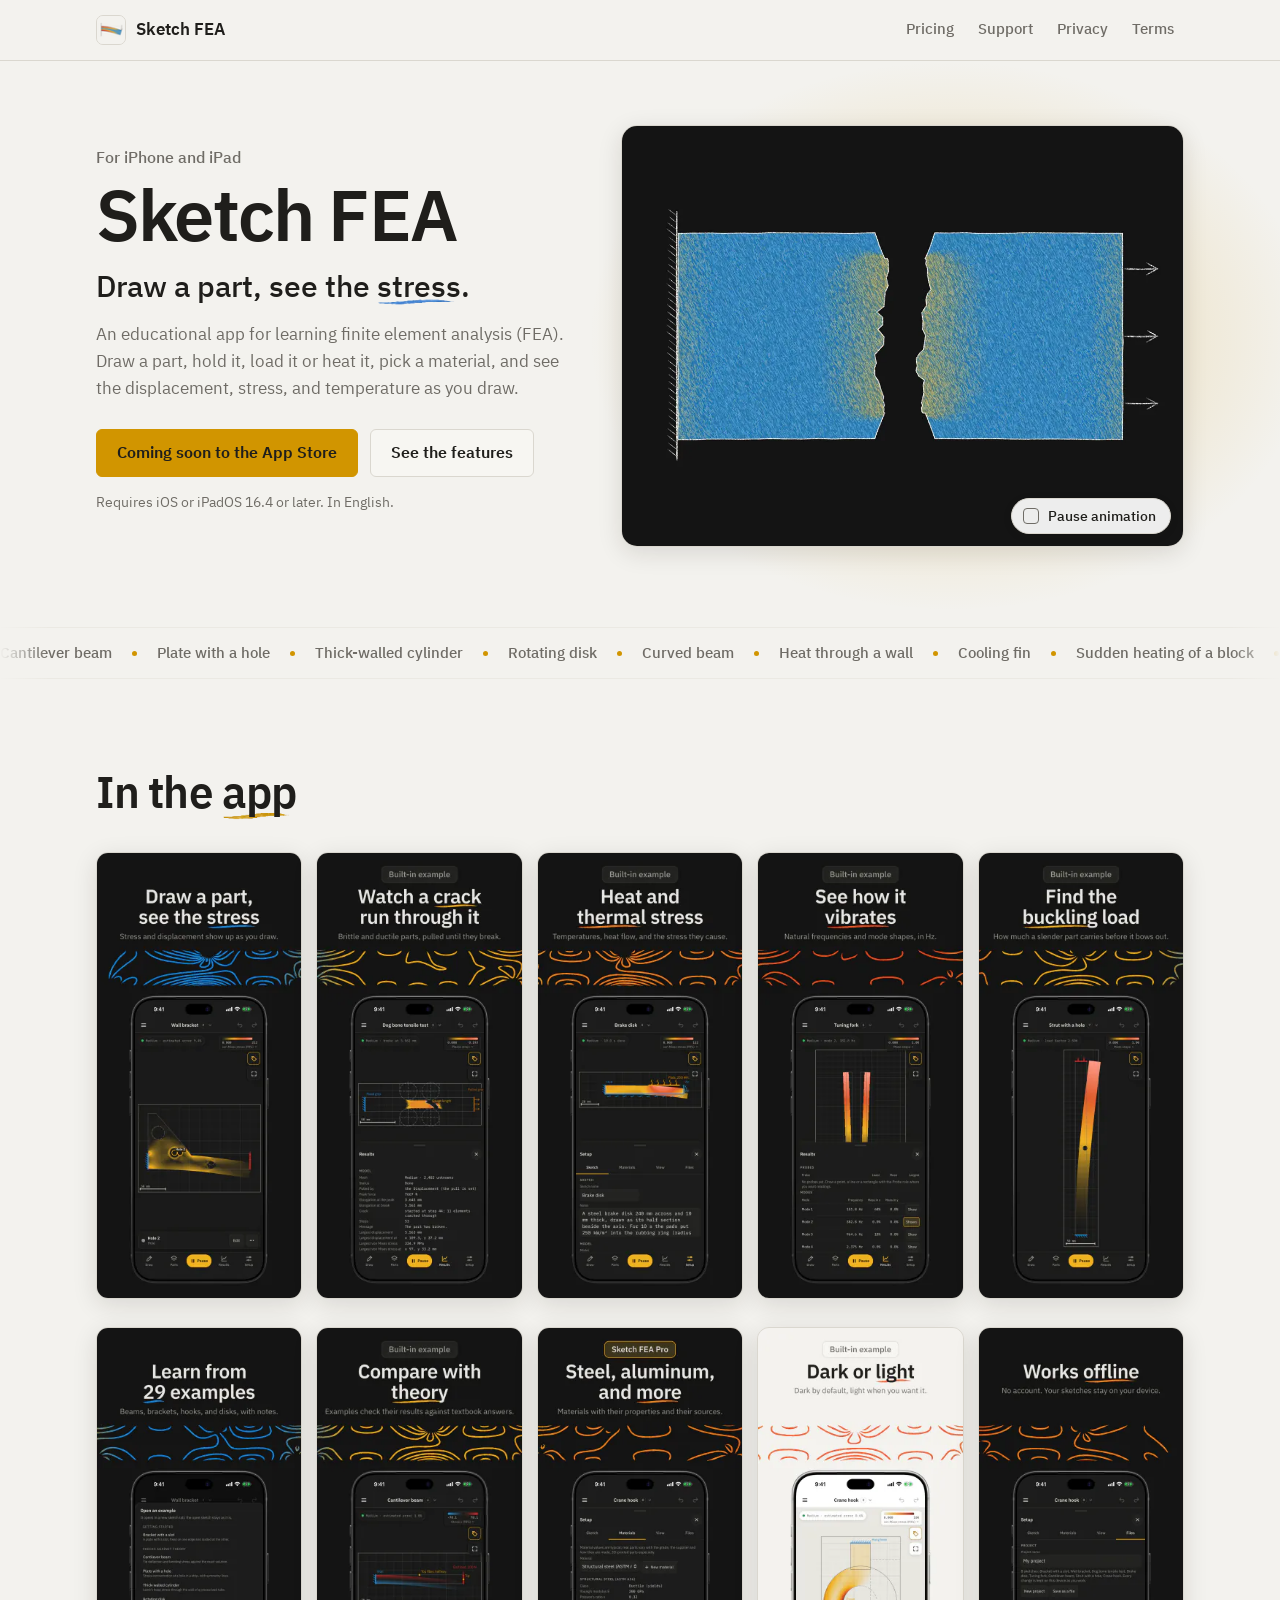
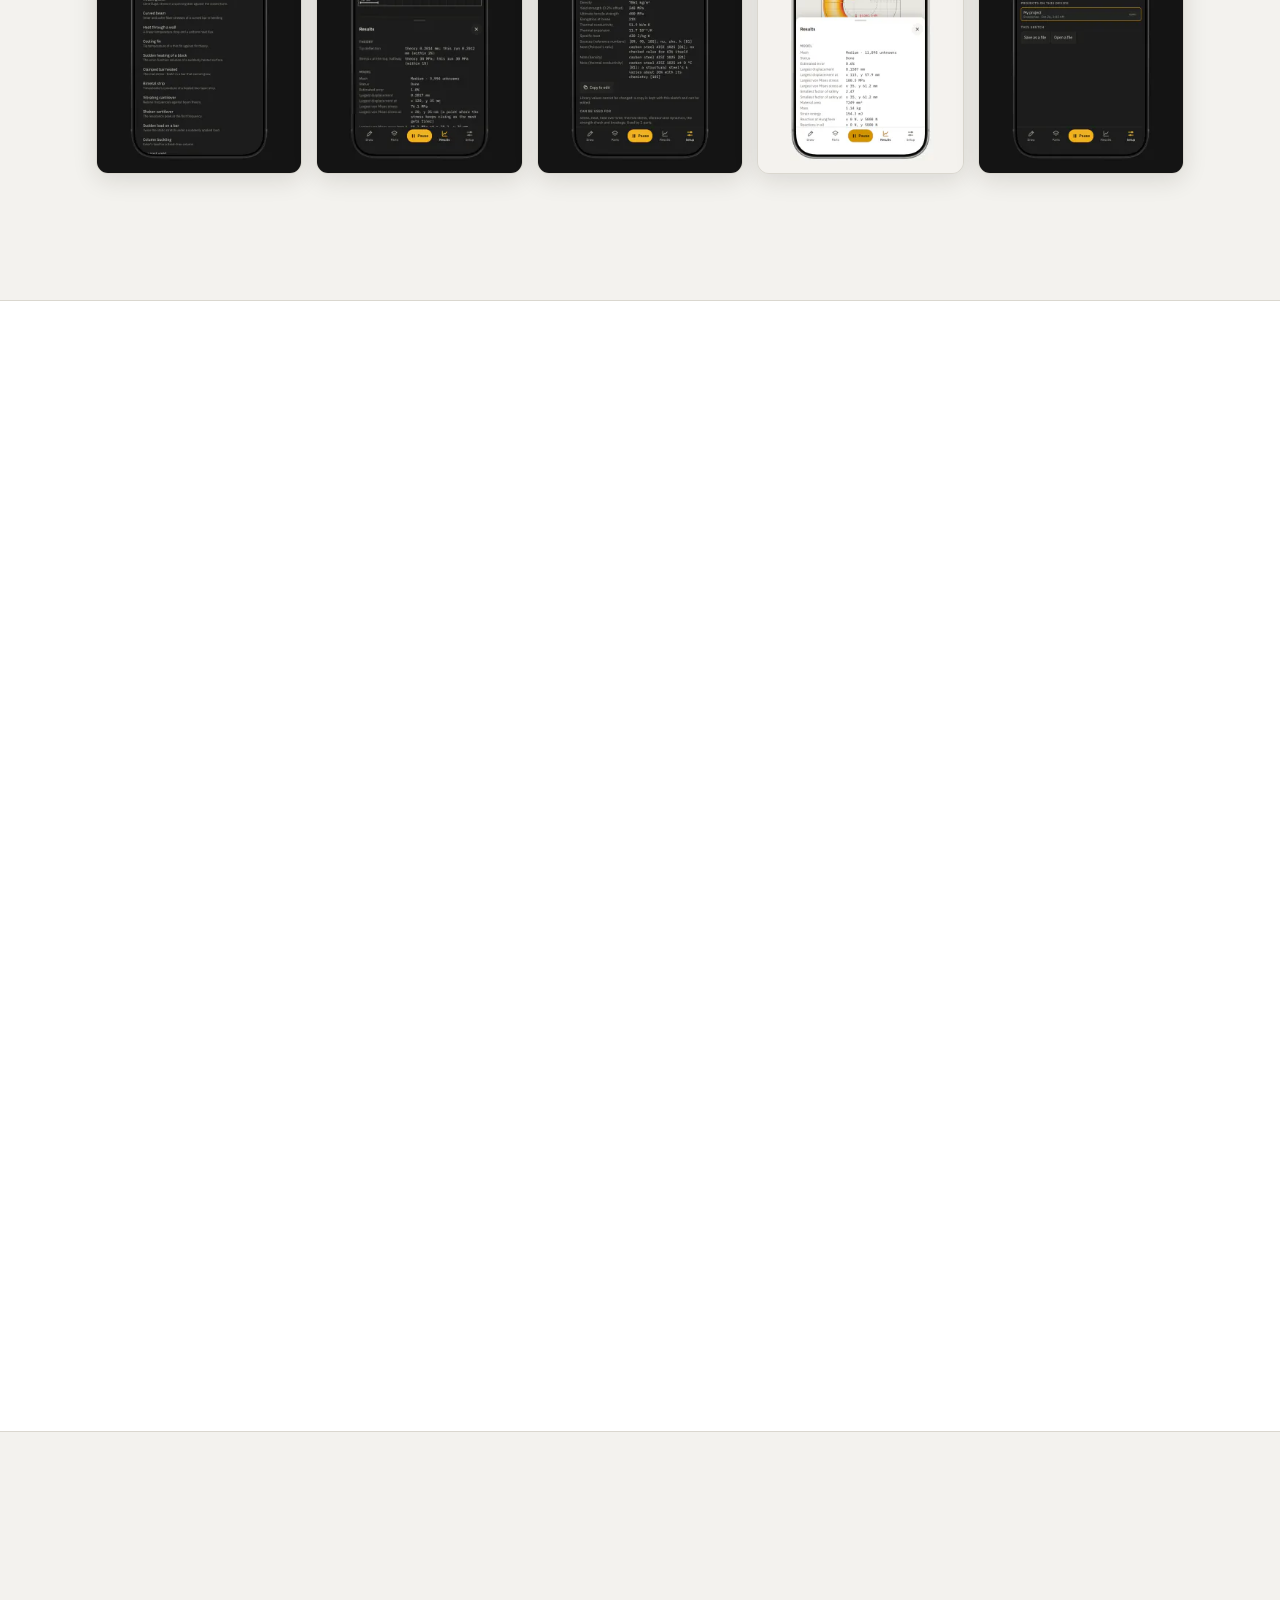
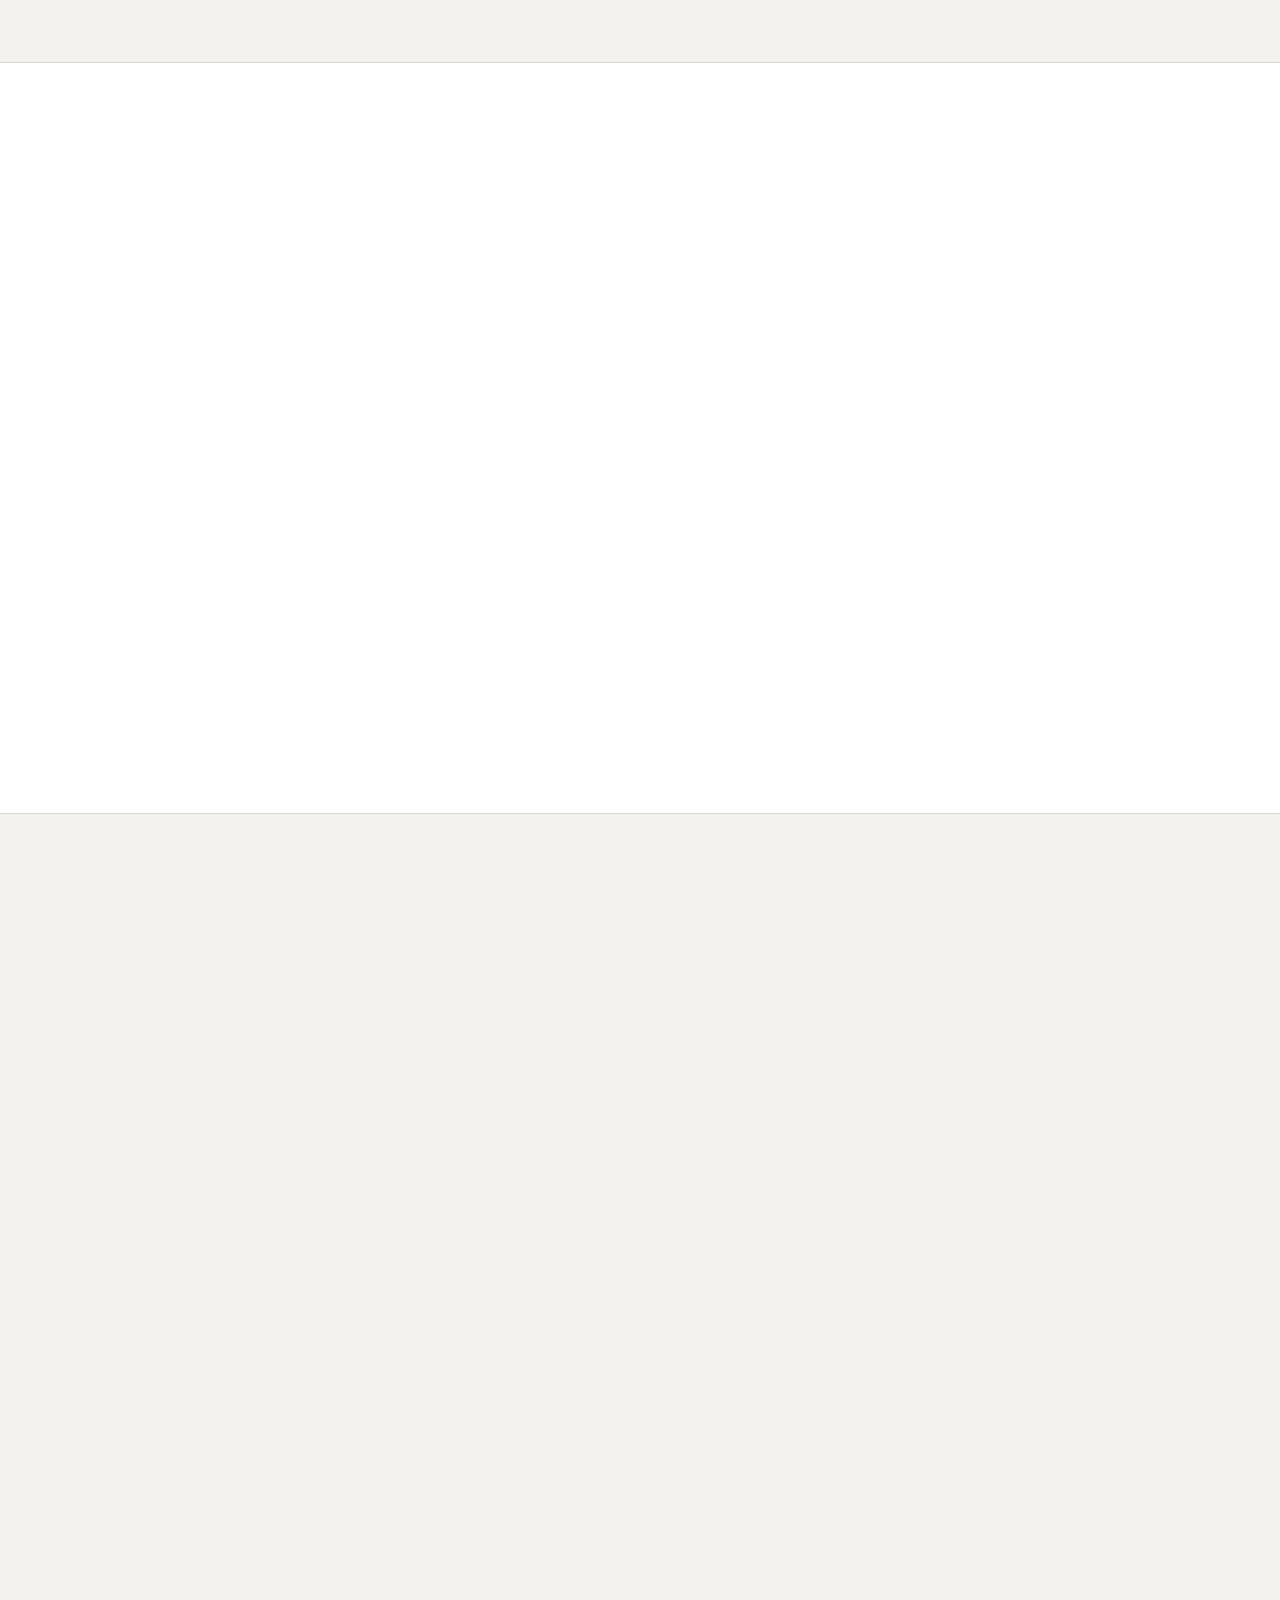
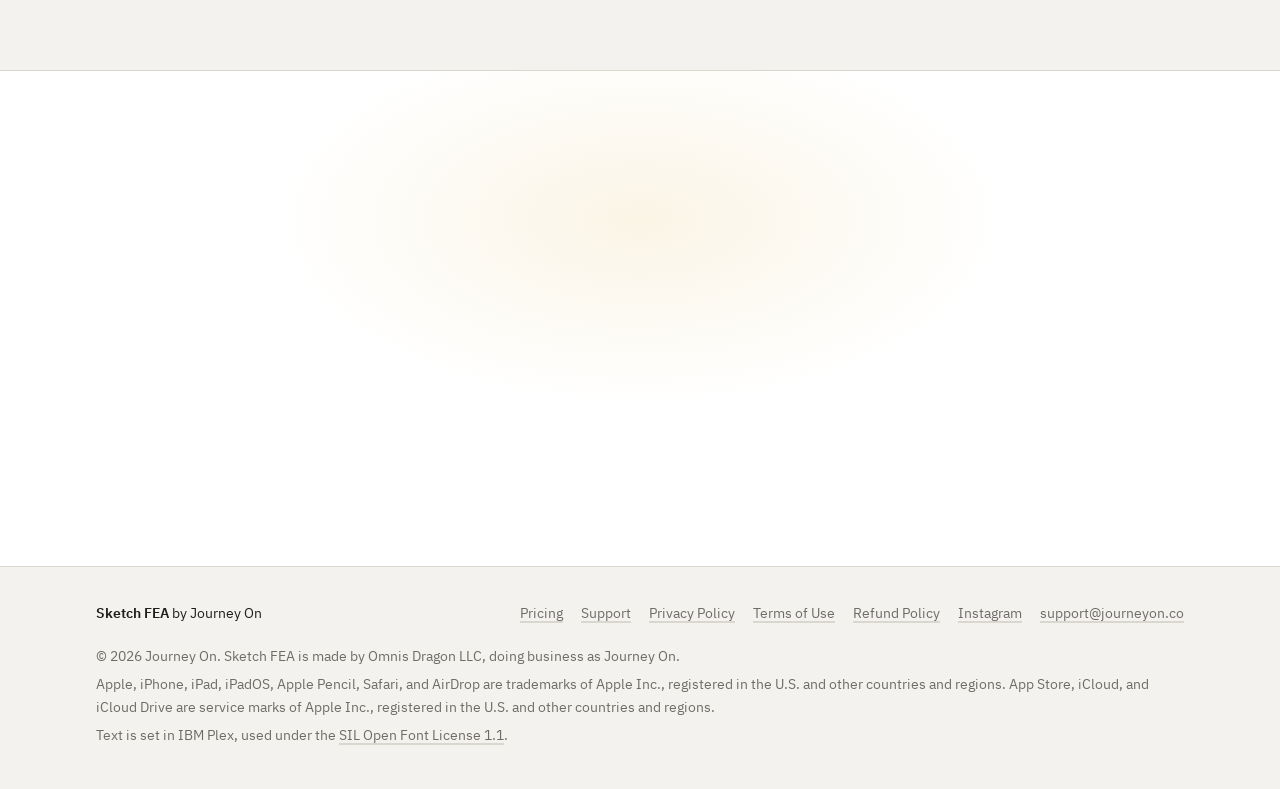
<file: index.html>
<!doctype html>
<html lang="en">
<head>
<meta charset="utf-8">
<meta name="viewport" content="width=device-width, initial-scale=1">
<meta http-equiv="Content-Security-Policy" content="default-src 'none'; script-src 'self'; style-src 'self'; font-src 'self'; img-src 'self'; media-src 'self'; base-uri 'none'; form-action 'none'">
<meta name="color-scheme" content="dark light">
<meta name="theme-color" content="#141413" media="(prefers-color-scheme: dark)">
<meta name="theme-color" content="#f3f2ee" media="(prefers-color-scheme: light)">
<title>Sketch FEA: draw a part, see the stress</title>
<meta name="description" content="Sketch FEA is an educational app for iPhone and iPad for learning finite element analysis (FEA) from simple sketches. Draw a part, hold it and load it, and see stress, displacement, heat, vibration, buckling, and breakage.">
<link rel="canonical" href="https://sketchfea.journeyon.co/">
<meta property="og:type" content="website">
<meta property="og:url" content="https://sketchfea.journeyon.co/">
<meta property="og:title" content="Sketch FEA">
<meta property="og:description" content="Draw a part, see the stress. An educational app for iPhone and iPad.">
<meta property="og:image" content="https://sketchfea.journeyon.co/media/hero-landscape.jpg">
<meta property="og:image:width" content="1024">
<meta property="og:image:height" content="768">
<meta property="og:image:alt" content="A notched glass plate pulled apart until it broke, drawn in colored pencil, from the launch animation of the Sketch FEA app.">
<meta name="twitter:card" content="summary_large_image">
<link rel="icon" type="image/png" sizes="32x32" href="assets/favicon-32.png">
<link rel="apple-touch-icon" href="assets/apple-touch-icon.png">
<link rel="stylesheet" href="assets/site.css">
<script src="assets/site.js" defer></script>
</head>
<body class="home">
<a class="skip" href="#main">Skip to content</a>

<header class="site-head">
  <div class="wrap">
    <a class="brand" href="./" aria-current="page"><img src="assets/favicon-32.png" srcset="assets/favicon-32.png 1x, assets/brand-96.png 3x" width="30" height="30" alt=""><span>Sketch FEA</span></a>
    <nav class="site-nav" aria-label="Main">
      <ul>
        <li><a href="pricing/">Pricing</a></li>
        <li><a href="support/">Support</a></li>
        <li><a href="privacy/">Privacy</a></li>
        <li><a href="terms/">Terms</a></li>
      </ul>
    </nav>
  </div>
</header>

<main id="main" tabindex="-1">

  <section class="hero" aria-labelledby="hero-title">
    <div class="wrap hero-grid">
      <div class="hero-text">
        <p class="eyebrow">For iPhone and iPad</p>
        <h1 id="hero-title">Sketch FEA</h1>
        <p class="hero-line">Draw a part, see the <span class="pencil blue">stress</span>.</p>
        <p class="hero-sub">An educational app for learning finite element analysis (FEA). Draw a part, hold it, load it or heat it, pick a material, and see the displacement, stress, and temperature as you draw.</p>
        <div class="actions">
          <a class="btn primary" href="https://apps.apple.com/us/developer/journey-on/id1807155063">Coming soon to the App Store</a>
          <a class="btn" href="#draw">See the features</a>
        </div>
        <p class="small muted">Requires iOS or iPadOS 16.4 or later. In English.</p>
      </div>
      <div class="hero-media">
        <input class="still" type="checkbox" id="still">
        <picture>
          <source media="(min-width: 600px)" type="image/webp" srcset="media/hero-landscape.webp">
          <source media="(min-width: 600px)" srcset="media/hero-landscape.jpg">
          <source type="image/webp" srcset="media/hero-portrait.webp">
          <img class="hero-poster" src="media/hero-portrait.jpg" width="720" height="900" alt="A glass plate with a notch in each side, from the app’s launch animation, drawn like colored pencil: pulled apart, it has broken across the notches, and its two halves ring after the break, colored by stress, blue where it is low and amber where it is high, computed with the app’s own solver.">
        </picture>
        <video class="loop-video hero-video" width="1024" height="768" autoplay loop muted playsinline disablepictureinpicture disableremoteplayback aria-hidden="true">
          <source media="(prefers-reduced-motion: no-preference) and (min-width: 600px)" src="media/hero-landscape.mp4" type="video/mp4">
          <source media="(prefers-reduced-motion: no-preference)" src="media/hero-portrait.mp4" type="video/mp4">
        </video>
        <label class="still-label" for="still">Pause animation</label>
      </div>
    </div>
  </section>

  <div class="example-band" aria-hidden="true">
    <div class="band-track">
      <ul class="band-list"><li>Cantilever beam</li><li>Plate with a hole</li><li>Thick-walled cylinder</li><li>Rotating disk</li><li>Curved beam</li><li>Heat through a wall</li><li>Cooling fin</li><li>Sudden heating of a block</li><li>Clamped bar heated</li><li>Bimetal strip</li><li>Vibrating cantilever</li><li>Shaken cantilever</li><li>Sudden load on a bar</li><li>Column buckling</li><li>Bar past yield</li><li>Dog bone tensile test</li><li>L-bracket</li><li>Crane hook</li><li>Wrench</li><li>Pressure vessel head</li><li>Heat sink</li><li>Brake disk</li><li>Hot pipe under pressure</li><li>Thermostat strip with a heater</li><li>Tuning fork</li><li>Bracket on a shaker</li><li>Dropped load on a beam</li><li>Strut with a hole</li><li>Notched glass bar</li></ul>
      <ul class="band-list"><li>Cantilever beam</li><li>Plate with a hole</li><li>Thick-walled cylinder</li><li>Rotating disk</li><li>Curved beam</li><li>Heat through a wall</li><li>Cooling fin</li><li>Sudden heating of a block</li><li>Clamped bar heated</li><li>Bimetal strip</li><li>Vibrating cantilever</li><li>Shaken cantilever</li><li>Sudden load on a bar</li><li>Column buckling</li><li>Bar past yield</li><li>Dog bone tensile test</li><li>L-bracket</li><li>Crane hook</li><li>Wrench</li><li>Pressure vessel head</li><li>Heat sink</li><li>Brake disk</li><li>Hot pipe under pressure</li><li>Thermostat strip with a heater</li><li>Tuning fork</li><li>Bracket on a shaker</li><li>Dropped load on a beam</li><li>Strut with a hole</li><li>Notched glass bar</li></ul>
    </div>
  </div>

  <section class="section shots" id="app" aria-labelledby="shots-title">
    <div class="wrap">
      <h2 id="shots-title" class="section-title reveal">In the <span class="pencil short">app</span></h2>
    </div>
    <div class="shot-strip" role="region" aria-label="Screenshots" tabindex="0">
      <ul class="shot-list reveal-group">
        <li><img src="media/iphone-01-draw-280.webp" srcset="media/iphone-01-draw-280.webp 280w, media/iphone-01-draw-560.webp 560w, media/iphone-01-draw-840.webp 840w" sizes="(min-width: 1000px) 200px, (min-width: 720px) calc((100vw - 64px) / 3.4), (min-width: 480px) calc((100vw - 48px) / 2.4), min(calc((100vw - 32px) / 1.55), 260px)" width="280" height="609" loading="lazy" decoding="async" alt="Draw a part, see the stress. Stress and displacement show up as you draw."></li>
        <li><img src="media/iphone-02-crack-280.webp" srcset="media/iphone-02-crack-280.webp 280w, media/iphone-02-crack-560.webp 560w, media/iphone-02-crack-840.webp 840w" sizes="(min-width: 1000px) 200px, (min-width: 720px) calc((100vw - 64px) / 3.4), (min-width: 480px) calc((100vw - 48px) / 2.4), min(calc((100vw - 32px) / 1.55), 260px)" width="280" height="609" loading="lazy" decoding="async" alt="Watch a crack run through it. Brittle and ductile parts, pulled until they break. Built-in example."></li>
        <li><img src="media/iphone-03-heat-280.webp" srcset="media/iphone-03-heat-280.webp 280w, media/iphone-03-heat-560.webp 560w, media/iphone-03-heat-840.webp 840w" sizes="(min-width: 1000px) 200px, (min-width: 720px) calc((100vw - 64px) / 3.4), (min-width: 480px) calc((100vw - 48px) / 2.4), min(calc((100vw - 32px) / 1.55), 260px)" width="280" height="609" loading="lazy" decoding="async" alt="Heat and thermal stress. Temperatures, heat flow, and the stress they cause. Built-in example."></li>
        <li><img src="media/iphone-04-vibrate-280.webp" srcset="media/iphone-04-vibrate-280.webp 280w, media/iphone-04-vibrate-560.webp 560w, media/iphone-04-vibrate-840.webp 840w" sizes="(min-width: 1000px) 200px, (min-width: 720px) calc((100vw - 64px) / 3.4), (min-width: 480px) calc((100vw - 48px) / 2.4), min(calc((100vw - 32px) / 1.55), 260px)" width="280" height="609" loading="lazy" decoding="async" alt="See how it vibrates. Natural frequencies and mode shapes, in Hz. Built-in example."></li>
        <li><img src="media/iphone-05-buckle-280.webp" srcset="media/iphone-05-buckle-280.webp 280w, media/iphone-05-buckle-560.webp 560w, media/iphone-05-buckle-840.webp 840w" sizes="(min-width: 1000px) 200px, (min-width: 720px) calc((100vw - 64px) / 3.4), (min-width: 480px) calc((100vw - 48px) / 2.4), min(calc((100vw - 32px) / 1.55), 260px)" width="280" height="609" loading="lazy" decoding="async" alt="Find the buckling load. How much a slender part carries before it bows out. Built-in example."></li>
        <li><img src="media/iphone-06-examples-280.webp" srcset="media/iphone-06-examples-280.webp 280w, media/iphone-06-examples-560.webp 560w, media/iphone-06-examples-840.webp 840w" sizes="(min-width: 1000px) 200px, (min-width: 720px) calc((100vw - 64px) / 3.4), (min-width: 480px) calc((100vw - 48px) / 2.4), min(calc((100vw - 32px) / 1.55), 260px)" width="280" height="609" loading="lazy" decoding="async" alt="Learn from 29 examples. Beams, brackets, hooks, and disks, with notes."></li>
        <li><img src="media/iphone-07-theory-280.webp" srcset="media/iphone-07-theory-280.webp 280w, media/iphone-07-theory-560.webp 560w, media/iphone-07-theory-840.webp 840w" sizes="(min-width: 1000px) 200px, (min-width: 720px) calc((100vw - 64px) / 3.4), (min-width: 480px) calc((100vw - 48px) / 2.4), min(calc((100vw - 32px) / 1.55), 260px)" width="280" height="609" loading="lazy" decoding="async" alt="Compare with theory. Examples check their results against textbook answers. Built-in example."></li>
        <li><img src="media/iphone-08-materials-280.webp" srcset="media/iphone-08-materials-280.webp 280w, media/iphone-08-materials-560.webp 560w, media/iphone-08-materials-840.webp 840w" sizes="(min-width: 1000px) 200px, (min-width: 720px) calc((100vw - 64px) / 3.4), (min-width: 480px) calc((100vw - 48px) / 2.4), min(calc((100vw - 32px) / 1.55), 260px)" width="280" height="609" loading="lazy" decoding="async" alt="Steel, aluminum, and more. Materials with their properties and their sources. Sketch FEA Pro."></li>
        <li><img src="media/iphone-09-light-280.webp" srcset="media/iphone-09-light-280.webp 280w, media/iphone-09-light-560.webp 560w, media/iphone-09-light-840.webp 840w" sizes="(min-width: 1000px) 200px, (min-width: 720px) calc((100vw - 64px) / 3.4), (min-width: 480px) calc((100vw - 48px) / 2.4), min(calc((100vw - 32px) / 1.55), 260px)" width="280" height="609" loading="lazy" decoding="async" alt="Dark or light. Dark by default, light when you want it. Built-in example."></li>
        <li><img src="media/iphone-10-offline-280.webp" srcset="media/iphone-10-offline-280.webp 280w, media/iphone-10-offline-560.webp 560w, media/iphone-10-offline-840.webp 840w" sizes="(min-width: 1000px) 200px, (min-width: 720px) calc((100vw - 64px) / 3.4), (min-width: 480px) calc((100vw - 48px) / 2.4), min(calc((100vw - 32px) / 1.55), 260px)" width="280" height="609" loading="lazy" decoding="async" alt="Works offline. No account. Your sketches stay on your device."></li>
      </ul>
    </div>
  </section>

  <section class="section action band" id="action" aria-labelledby="action-title">
    <div class="wrap">
      <h2 id="action-title" class="section-title reveal">See it in <span class="pencil mid">action</span></h2>
      <p class="section-intro reveal">Short videos of the app on iPhone and iPad, without sound, each with controls to play and pause it.</p>
      <div class="previews reveal-group">
        <figure class="preview phone">
          <div class="preview-frame">
            <img class="preview-poster" src="media/preview-iphone-poster-320.webp" srcset="media/preview-iphone-poster-320.webp 320w, media/preview-iphone-poster-640.webp 640w, media/preview-iphone-poster-960.webp 960w" sizes="(min-width: 1120px) 255px, (min-width: 600px) calc((100vw - 56px) * .24), 260px" width="320" height="569" loading="lazy" decoding="async" alt="The iPhone video: the headline “Draw a part, see the stress” above an iPhone showing a wall bracket with three holes, colored by von Mises stress, as a fourth hole is drawn in its arm.">
            <video class="preview-video" id="video-iphone" data-autoplay="inview" data-start="2.5" width="608" height="1080" poster="assets/video-poster-clear.png" controls preload="none" muted playsinline disablepictureinpicture disableremoteplayback controlslist="nodownload noplaybackrate" aria-label="Video of the app on iPhone" aria-describedby="preview-scenes">
              <source src="media/preview-iphone.mp4" type="video/mp4">
            </video>
          </div>
          <button class="preview-toggle" type="button" aria-controls="video-iphone" hidden>Pause video</button>
          <figcaption>iPhone</figcaption>
        </figure>
        <figure class="preview tablet">
          <div class="preview-frame">
            <img class="preview-poster" src="media/preview-ipad-poster-640.webp" srcset="media/preview-ipad-poster-640.webp 640w, media/preview-ipad-poster-1280.webp 1280w" sizes="(min-width: 1120px) 810px, (min-width: 600px) calc((100vw - 56px) * .76), calc(100vw - 32px)" width="640" height="360" loading="lazy" decoding="async" alt="The iPad video: the headline “Draw a part, see the stress” above an iPad showing the wall bracket, colored by von Mises stress, with a fourth hole just drawn near the wall, beside the Parts panel.">
            <video class="preview-video" width="1280" height="720" poster="assets/video-poster-clear.png" controls preload="none" muted playsinline disablepictureinpicture disableremoteplayback controlslist="nodownload noplaybackrate" aria-label="Video of the app on iPad" aria-describedby="preview-scenes">
              <source media="(min-width: 600px)" src="media/preview-ipad.mp4" type="video/mp4">
              <source src="media/preview-ipad-small.mp4" type="video/mp4">
            </video>
          </div>
          <figcaption>iPad</figcaption>
        </figure>
      </div>
      <div class="scenes-block reveal">
        <h3>In the videos</h3>
        <ol class="scenes" id="preview-scenes" role="list">
          <li>A hole is drawn in a wall bracket, and the stress around it changes at once.</li>
          <li>A photo of a sketch drawn on paper is read, shown sped up, and its parts are checked on the review screen. On iPad it then opens as a sketch, colored by its stress.</li>
          <li>In the Dog bone tensile test example, an aluminum specimen is pulled until it tears.</li>
          <li>In the Tuning fork example, the tines sway in their first mode of vibration.</li>
          <li>The list of the 29 examples, which run without a subscription. Your own photos and most parts need Sketch FEA Pro.</li>
        </ol>
      </div>
    </div>
  </section>

  <section class="feature" id="draw" aria-labelledby="draw-title">
    <div class="wrap feature-grid">
      <div class="feature-text reveal">
        <h2 id="draw-title"><span class="pencil short">Draw</span> it</h2>
        <p>Draw lines, rectangles, circles, curves, freehand strokes, and dimensions in mm, with snapping, undo, and redo. Type a dimension to resize a side.</p>
        <p>Give each part a role: the solid part and its holes, the supports that hold it, the loads that push on it, and the temperatures and heat that reach it. Each solid has its own material.</p>
        <p>Model a plate of set thickness (plane stress), a slice of a long part (plane strain), or the section of a round part (axisymmetric).</p>
        <div class="feature-aside reveal">
          <div class="groups">
            <div>
              <h3>The part</h3>
              <ul>
                <li>Solid</li>
                <li>Hole</li>
              </ul>
            </div>
            <div>
              <h3>Supports</h3>
              <ul>
                <li>Fixed</li>
                <li>Pin</li>
                <li>Roller</li>
                <li>Symmetry</li>
                <li>Displacement</li>
              </ul>
            </div>
            <div>
              <h3>Loads</h3>
              <ul>
                <li>Force</li>
                <li>Pressure</li>
                <li>Gravity, acceleration, and rotation</li>
              </ul>
            </div>
            <div>
              <h3>Heat</h3>
              <ul>
                <li>Temperature</li>
                <li>Heat flux</li>
                <li>Convection</li>
                <li>Heat source</li>
              </ul>
            </div>
          </div>
        </div>
      </div>
      <figure class="feature-shot reveal">
        <img src="media/ipad-01-draw-640.webp" srcset="media/ipad-01-draw-640.webp 640w, media/ipad-01-draw-1280.webp 1280w" sizes="(min-width: 960px) 600px, calc(100vw - 32px)" width="640" height="480" loading="lazy" decoding="async" alt="Draw a part, see the stress. Stress and displacement show up as you draw. On iPad, a wall bracket with three holes, colored by von Mises stress, with the hole just drawn selected and its size in the Parts panel.">
      </figure>
    </div>
  </section>

  <section class="feature flip" id="analyze" aria-labelledby="analyze-title">
    <div class="wrap feature-grid">
      <div class="feature-text reveal">
        <h2 id="analyze-title"><span class="pencil mid">Analyze</span> it</h2>
        <p>The solver works while you draw and edit. A quick result shows at once, and a finer one replaces it when you stop.</p>
        <ul class="fields" aria-label="Some of the fields you can show">
          <li>von Mises stress <span class="u">MPa</span></li>
          <li>Displacement <span class="u">mm</span></li>
          <li>Temperature <span class="u">°C</span></li>
          <li>Heat flux <span class="u">W/m²</span></li>
          <li>Factor of safety</li>
        </ul>
        <ul class="ticks">
          <li>See the deformed shape, mode shapes, and the crack as it grows.</li>
          <li>Read probes at a point, along a line, or over an area.</li>
          <li>Read the largest values and where they are, the reactions at the supports, frequencies in Hz, the buckling load, and the peak force.</li>
          <li>Work in SI units (mm, N, MPa, °C) or US customary units (in, lbf, psi, °F).</li>
        </ul>
        <div class="feature-aside reveal">
          <h3 class="aside-title">Nine analyses</h3>
          <ul class="aside-list">
            <li><strong>Static stress</strong> Displacement, stress, strain, and the factor of safety.</li>
            <li><strong>Heat</strong> Steady temperatures and the heat through each edge.</li>
            <li><strong>Heat over time</strong> Temperatures as they change from a uniform start.</li>
            <li><strong>Thermal stress</strong> The stress that a temperature change causes.</li>
            <li><strong>Vibration modes</strong> Natural frequencies and mode shapes.</li>
            <li><strong>Shaking</strong> The response to a force that swings at one frequency.</li>
            <li><strong>Dynamics over time</strong> The motion after a sudden, ramped, or pulsed load.</li>
            <li><strong>Buckling</strong> The load at which a slender part bows out.</li>
            <li><strong>Breakage</strong> A rising load until the part yields, cracks, and breaks.</li>
          </ul>
        </div>
      </div>
      <figure class="feature-shot reveal">
        <img src="media/ipad-02-crack-640.webp" srcset="media/ipad-02-crack-640.webp 640w, media/ipad-02-crack-1280.webp 1280w" sizes="(min-width: 960px) 600px, calc(100vw - 32px)" width="640" height="480" loading="lazy" decoding="async" alt="Watch a crack run through it. Brittle and ductile parts, pulled until they break. Built-in example. On iPad, the aluminum dog bone tensile specimen torn in its gauge length, colored by plastic strain, beside Results with the peak force and the force against elongation.">
      </figure>
    </div>
  </section>

  <section class="feature" id="examples" aria-labelledby="examples-title">
    <div class="wrap feature-grid">
      <div class="feature-text reveal">
        <h2 id="examples-title">Learn with <span class="pencil long">29 examples</span></h2>
        <p>Each example has notes on what to look for, the theory value where there is one, and what to try next. All 29 are free to run and explore, in every analysis.</p>
        <p>Pick from 18 materials, from structural steel and aluminum 6061-T6 to ABS, PLA, glass, and concrete, each with its properties and their sources.</p>
        <div class="feature-aside reveal">
          <div class="groups">
            <div>
              <h3>Checks against theory</h3>
              <ul>
                <li>Cantilever beam</li>
                <li>Plate with a hole</li>
                <li>Thick-walled cylinder</li>
                <li>Rotating disk</li>
                <li>Curved beam</li>
                <li>Heat through a wall</li>
                <li>Cooling fin</li>
                <li>Sudden heating of a block</li>
                <li>Clamped bar heated</li>
                <li>Bimetal strip</li>
                <li>Vibrating cantilever</li>
                <li>Shaken cantilever</li>
                <li>Sudden load on a bar</li>
                <li>Column buckling</li>
                <li>Bar past yield</li>
              </ul>
            </div>
            <div>
              <h3>Applications</h3>
              <ul>
                <li>Dog bone tensile test</li>
                <li>L-bracket</li>
                <li>Crane hook</li>
                <li>Wrench</li>
                <li>Pressure vessel head</li>
                <li>Heat sink</li>
                <li>Brake disk</li>
                <li>Hot pipe under pressure</li>
                <li>Thermostat strip with a heater</li>
                <li>Tuning fork</li>
                <li>Bracket on a shaker</li>
                <li>Dropped load on a beam</li>
                <li>Strut with a hole</li>
                <li>Notched glass bar</li>
              </ul>
            </div>
          </div>
        </div>
      </div>
      <figure class="feature-shot reveal">
        <img src="media/ipad-06-examples-640.webp" srcset="media/ipad-06-examples-640.webp 640w, media/ipad-06-examples-1280.webp 1280w" sizes="(min-width: 960px) 600px, calc(100vw - 32px)" width="640" height="480" loading="lazy" decoding="async" alt="Learn from 29 examples. Beams, brackets, hooks, and disks, with notes. On iPad, the list of examples open over a drawn bracket: the starting example and the checks against theory.">
      </figure>
    </div>
  </section>

  <section class="feature flip" id="theory" aria-labelledby="theory-title">
    <div class="wrap feature-grid">
      <div class="feature-text reveal">
        <h2 id="theory-title">Compare with <span class="pencil mid">theory</span></h2>
        <p>Fifteen examples follow cases with a known answer from mechanics and heat transfer textbooks. When the run is done, the Results tab shows the theory value beside the app’s own value, and whether they agree within the stated tolerance.</p>
        <p>Change the part and see how far the answer moves: make a beam deeper, a hole larger, or a column taller.</p>
        <div class="feature-aside reveal">
          <h3 class="aside-title">Theory values in the notes</h3>
          <ul class="aside-list">
            <li><strong>Cantilever beam</strong> Tip deflection 0.2014 mm, from the elasticity solution.</li>
            <li><strong>Plate with a hole</strong> Stress at the hole 3.15 times the stress far away.</li>
            <li><strong>Clamped bar heated</strong> Stress −EαΔT = −117 MPa along the bar.</li>
            <li><strong>Vibrating cantilever</strong> First bending frequency 808.4 Hz.</li>
            <li><strong>Column buckling</strong> Buckling load 164.45 N: Euler’s load for a fixed–free column, lowered slightly by shear.</li>
            <li><strong>Bar past yield</strong> Peak force 6,200 N, the tensile strength times the area.</li>
          </ul>
        </div>
      </div>
      <figure class="feature-shot reveal">
        <img src="media/ipad-07-theory-640.webp" srcset="media/ipad-07-theory-640.webp 640w, media/ipad-07-theory-1280.webp 1280w" sizes="(min-width: 960px) 600px, calc(100vw - 32px)" width="640" height="480" loading="lazy" decoding="async" alt="Compare with theory. Examples check their results against textbook answers. Built-in example. On iPad, the cantilever beam colored by bending stress, beside Results with the tip deflection and the bending stress against the exact solution, within 2% and 1%.">
      </figure>
    </div>
  </section>

  <section class="section band lit" id="plans" aria-labelledby="plans-title">
    <div class="wrap">
      <h2 id="plans-title" class="section-title reveal">Free and Sketch FEA <span class="pencil short">Pro</span></h2>
      <div class="plans reveal-group">
        <div class="plan">
          <h3>Free</h3>
          <ul class="ticks">
            <li>Run and explore all 29 examples, in every analysis.</li>
            <li>Draw your own outline and holes in a bar of structural steel or aluminum 6061-T6, fixed at one end and loaded at the other, in static stress.</li>
            <li>Coarse and Medium meshes.</li>
            <li>Projects, files, units, and the help.</li>
          </ul>
        </div>
        <div class="plan pro">
          <h3>Sketch FEA Pro adds</h3>
          <ul class="ticks">
            <li>Every support and load: pins, rollers, symmetry, set displacements, forces and pressures, and probes.</li>
            <li>Every material, and your own materials.</li>
            <li>Heat, thermal stress, vibration, shaking, dynamics over time, buckling, and breakage.</li>
            <li>Plane strain and axisymmetric models, and loads on the whole part such as gravity, rotation, and a temperature change.</li>
            <li>Fine meshes for more detail.</li>
            <li>Edit the examples.</li>
            <li>Reports with the model settings and probe readings.</li>
          </ul>
        </div>
      </div>
      <p class="section-intro reveal">Sketch FEA Pro is an auto-renewable subscription, monthly or yearly, with a free trial for eligible new subscribers. If your subscription ends, your sketches still open and run. See the <a href="pricing/">prices</a>, the <a href="terms/#pro">subscription terms</a> and the <a href="support/#cost">questions about Sketch FEA Pro</a>.</p>
    </div>
  </section>

  <section class="section" id="device" aria-labelledby="device-title">
    <div class="wrap">
      <h2 id="device-title" class="section-title reveal">On your <span class="pencil mid">device</span></h2>
      <p class="section-intro reveal">Drawing and calculation run on your iPhone or iPad. Your sketches stay on your device.</p>
      <ul class="tiles wide reveal-group">
        <li class="tile">
          <svg viewBox="0 0 24 24" aria-hidden="true" focusable="false"><path d="M1.5 8.8a15 15 0 0 1 21 0M5 12.4a10 10 0 0 1 14 0M8.5 15.9a5 5 0 0 1 7 0M3 3l18 18"/><circle cx="12" cy="19.4" r="1"/></svg>
          <h3>Works offline</h3>
          <p>Drawing and the calculation need no connection.</p>
        </li>
        <li class="tile">
          <svg viewBox="0 0 24 24" aria-hidden="true" focusable="false"><circle cx="12" cy="8" r="4"/><path d="M4 21a8 8 0 0 1 16 0M3 3l18 18"/></svg>
          <h3>No account</h3>
          <p>Open the app and start. There is nothing to sign up for.</p>
        </li>
        <li class="tile">
          <svg viewBox="0 0 24 24" aria-hidden="true" focusable="false"><rect x="2.5" y="5.5" width="19" height="13" rx="2"/><path d="M3 3l18 18"/></svg>
          <h3>No ads</h3>
          <p>The app shows no advertising.</p>
        </li>
        <li class="tile">
          <svg viewBox="0 0 24 24" aria-hidden="true" focusable="false"><path d="M4 20l1.2-4.4L16.6 4.2a2.1 2.1 0 0 1 3 3L8.2 18.6 4 20zM14.6 6.2l3 3"/></svg>
          <h3>Apple Pencil</h3>
          <p>Apple Pencil draws while your fingers pan and zoom. A keyboard, trackpad, or mouse works on iPad.</p>
        </li>
      </ul>
    </div>
  </section>

  <section class="section" id="education" aria-labelledby="education-title">
    <div class="wrap">
      <h2 id="education-title" class="section-title reveal">Educational use only</h2>
      <div class="note reveal">
        <p>Sketch FEA is for education and learning only. Its results are estimates from a simplified two-dimensional model. The calculation is verified against published exact solutions and benchmark cases, such as a cantilever beam, a plate with a hole, and Euler’s column, but it has not been validated against measurements or tested in real-world scenarios. It is not a substitute for professional engineering analysis, testing, or applicable codes and standards. Do not use it to design, rate, or approve any real part, or for safety-critical, medical, or compliance decisions. You use the results at your own risk; to the extent the law allows, Journey On is not responsible for any loss or decision based on them. See the <a href="terms/#educational-use">Terms of Use</a>.</p>
      </div>
    </div>
  </section>

  <section class="cta band lit" id="get" aria-labelledby="get-title">
    <div class="wrap reveal">
      <picture>
        <source media="(prefers-color-scheme: dark)" srcset="assets/sketch-fea-400-dark.webp">
        <img class="app-icon" src="assets/sketch-fea-400.webp" width="400" height="400" loading="lazy" decoding="async" alt="">
      </picture>
      <h2 id="get-title">Sketch FEA for iPhone and iPad</h2>
      <p>Learn how parts bend, heat, vibrate, and break by sketching. Requires iOS or iPadOS 16.4 or later.</p>
      <div class="actions center">
        <a class="btn primary" href="https://apps.apple.com/us/developer/journey-on/id1807155063">Coming soon to the App Store</a>
      </div>
      <p class="small muted">Questions? Email <a href="mailto:support@journeyon.co">support@journeyon.co</a> or read the <a href="support/">support page</a>.</p>
    </div>
  </section>

</main>

<footer class="site-foot">
  <div class="wrap">
    <div class="foot-top">
      <p class="foot-brand"><strong>Sketch FEA</strong> by Journey On</p>
      <nav aria-label="Footer">
        <ul class="foot-links">
          <li><a href="pricing/">Pricing</a></li>
          <li><a href="support/">Support</a></li>
          <li><a href="privacy/">Privacy Policy</a></li>
          <li><a href="terms/">Terms of Use</a></li>
          <li><a href="refunds/">Refund Policy</a></li>
          <li><a href="https://www.instagram.com/journeyon_co/">Instagram</a></li>
          <li><a href="mailto:support@journeyon.co">support@journeyon.co</a></li>
        </ul>
      </nav>
    </div>
    <p>© 2026 Journey On. Sketch FEA is made by Omnis Dragon LLC, doing business as Journey On.</p>
    <p>Apple, iPhone, iPad, iPadOS, Apple Pencil, Safari, and AirDrop are trademarks of Apple Inc., registered in the U.S. and other countries and regions. App Store, iCloud, and iCloud Drive are service marks of Apple Inc., registered in the U.S. and other countries and regions.</p>
    <p>Text is set in IBM Plex, used under the <a href="fonts/LICENSE.txt">SIL Open Font License 1.1</a>.</p>
  </div>
</footer>
</body>
</html>
</file>
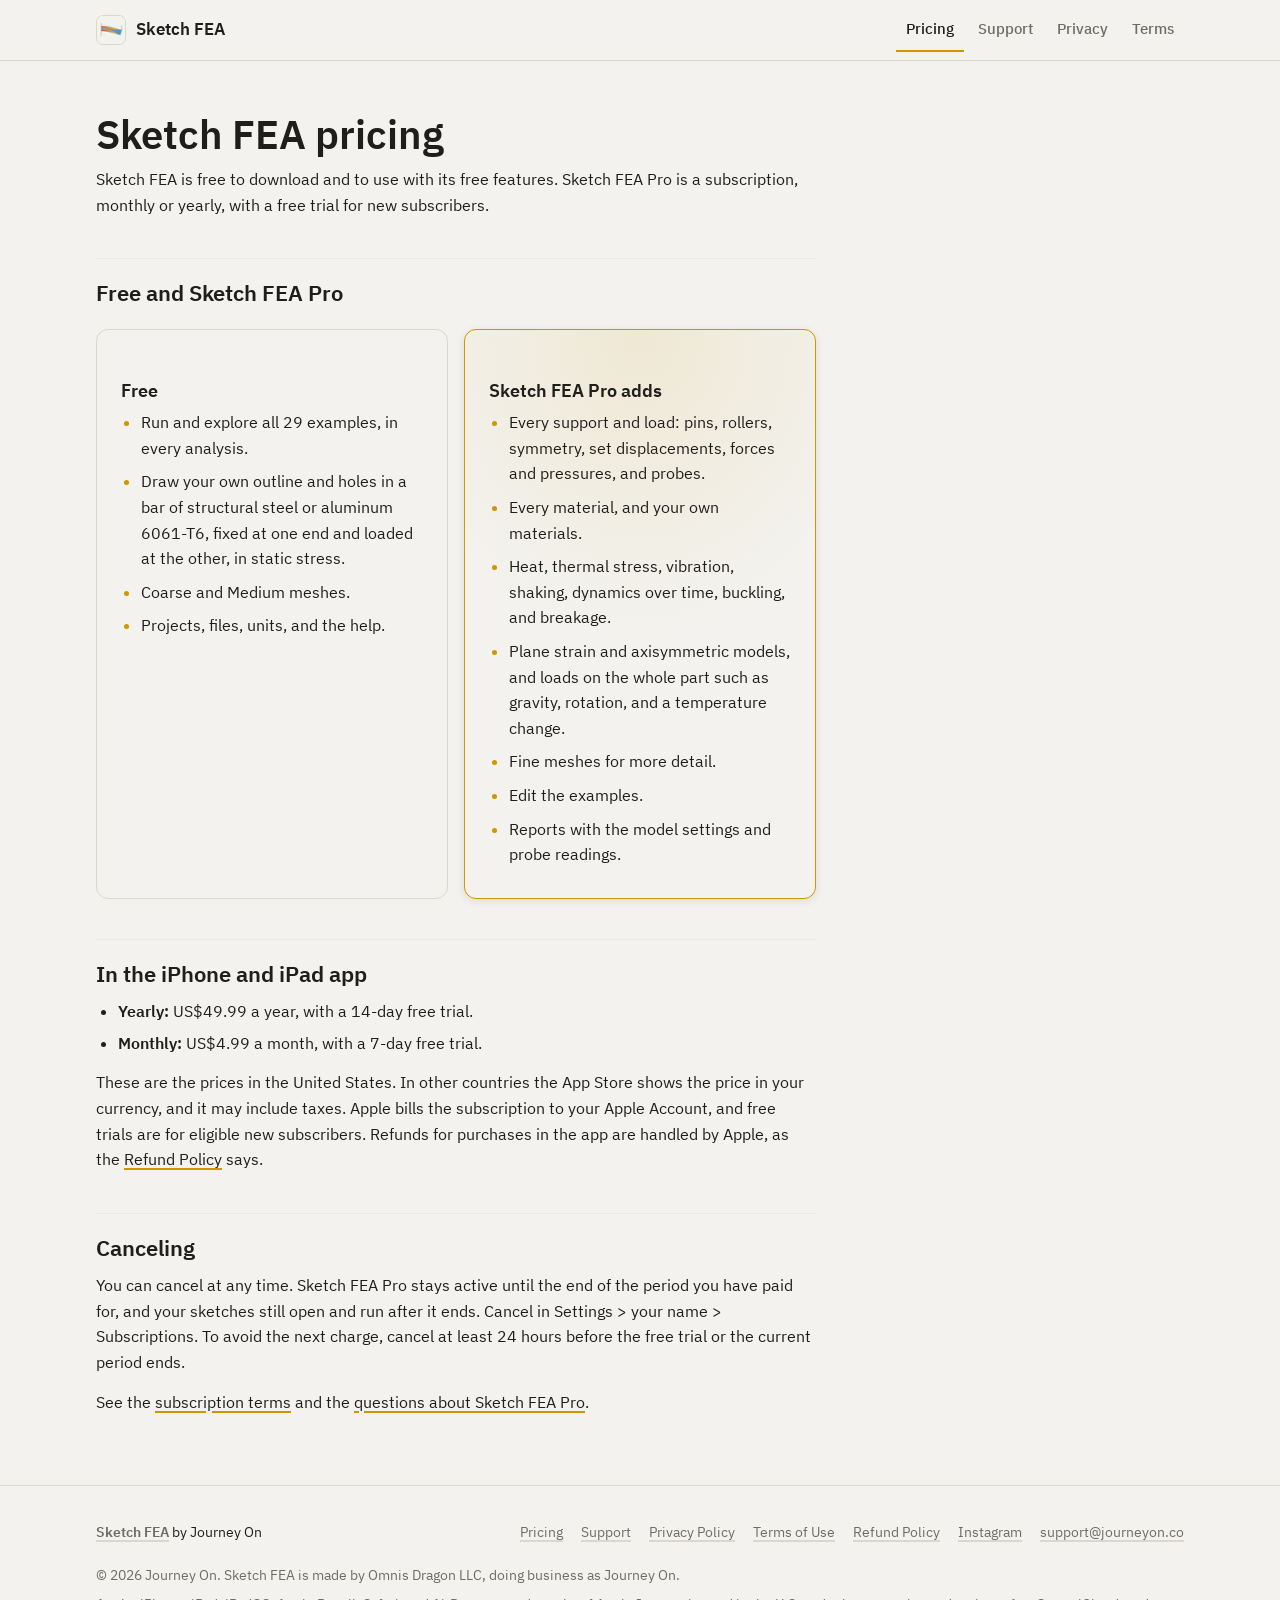
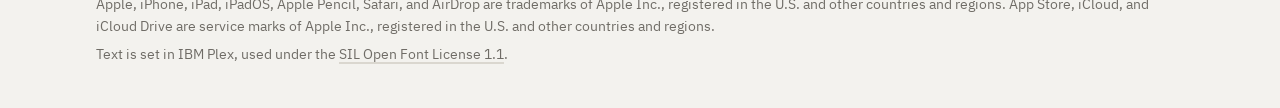
<file: pricing/index.html>
<!doctype html>
<html lang="en">
<head>
<meta charset="utf-8">
<meta name="viewport" content="width=device-width, initial-scale=1">
<meta http-equiv="Content-Security-Policy" content="default-src 'none'; script-src 'self'; style-src 'self'; font-src 'self'; img-src 'self'; media-src 'self'; base-uri 'none'; form-action 'none'">
<meta name="color-scheme" content="dark light">
<meta name="theme-color" content="#141413" media="(prefers-color-scheme: dark)">
<meta name="theme-color" content="#f3f2ee" media="(prefers-color-scheme: light)">
<title>Sketch FEA pricing</title>
<meta name="description" content="Sketch FEA pricing: the free features, Sketch FEA Pro, and its prices in the app.">
<link rel="canonical" href="https://sketchfea.journeyon.co/pricing/">
<link rel="icon" type="image/png" sizes="32x32" href="../assets/favicon-32.png">
<link rel="apple-touch-icon" href="../assets/apple-touch-icon.png">
<link rel="stylesheet" href="../assets/site.css">
</head>
<body>
<a class="skip" href="#main">Skip to content</a>

<header class="site-head">
  <div class="wrap">
    <a class="brand" href="../"><img src="../assets/favicon-32.png" srcset="../assets/favicon-32.png 1x, ../assets/brand-96.png 3x" width="30" height="30" alt=""><span>Sketch FEA</span></a>
    <nav class="site-nav" aria-label="Main">
      <ul>
        <li><a href="../pricing/" aria-current="page">Pricing</a></li>
        <li><a href="../support/">Support</a></li>
        <li><a href="../privacy/">Privacy</a></li>
        <li><a href="../terms/">Terms</a></li>
      </ul>
    </nav>
  </div>
</header>

<main id="main" tabindex="-1">
  <div class="wrap">
    <article class="prose">
      <h1 class="page-title">Sketch FEA pricing</h1>
      <p>Sketch FEA is free to download and to use with its free features. Sketch FEA Pro is a subscription, monthly or yearly, with a free trial for new subscribers.</p>

      <h2 id="plans">Free and Sketch FEA Pro</h2>
      <div class="plans">
        <div class="plan">
          <h3>Free</h3>
          <ul class="ticks">
            <li>Run and explore all 29 examples, in every analysis.</li>
            <li>Draw your own outline and holes in a bar of structural steel or aluminum 6061-T6, fixed at one end and loaded at the other, in static stress.</li>
            <li>Coarse and Medium meshes.</li>
            <li>Projects, files, units, and the help.</li>
          </ul>
        </div>
        <div class="plan pro">
          <h3>Sketch FEA Pro adds</h3>
          <ul class="ticks">
            <li>Every support and load: pins, rollers, symmetry, set displacements, forces and pressures, and probes.</li>
            <li>Every material, and your own materials.</li>
            <li>Heat, thermal stress, vibration, shaking, dynamics over time, buckling, and breakage.</li>
            <li>Plane strain and axisymmetric models, and loads on the whole part such as gravity, rotation, and a temperature change.</li>
            <li>Fine meshes for more detail.</li>
            <li>Edit the examples.</li>
            <li>Reports with the model settings and probe readings.</li>
          </ul>
        </div>
      </div>

      <h2 id="app">In the iPhone and iPad app</h2>
      <ul>
        <li><strong>Yearly:</strong> US$49.99 a year, with a 14-day free trial.</li>
        <li><strong>Monthly:</strong> US$4.99 a month, with a 7-day free trial.</li>
      </ul>
      <p>These are the prices in the United States. In other countries the App Store shows the price in your currency, and it may include taxes. Apple bills the subscription to your Apple Account, and free trials are for eligible new subscribers. Refunds for purchases in the app are handled by Apple, as the <a href="../refunds/">Refund Policy</a> says.</p>

      <h2 id="cancel">Canceling</h2>
      <p>You can cancel at any time. Sketch FEA Pro stays active until the end of the period you have paid for, and your sketches still open and run after it ends. Cancel in Settings &gt; your name &gt; Subscriptions. To avoid the next charge, cancel at least 24 hours before the free trial or the current period ends.</p>
      <p>See the <a href="../terms/#pro">subscription terms</a> and the <a href="../support/#cost">questions about Sketch FEA Pro</a>.</p>
    </article>
  </div>
</main>

<footer class="site-foot">
  <div class="wrap">
    <div class="foot-top">
      <p class="foot-brand"><a href="../"><strong>Sketch FEA</strong></a> by Journey On</p>
      <nav aria-label="Footer">
        <ul class="foot-links">
          <li><a href="../pricing/">Pricing</a></li>
          <li><a href="../support/">Support</a></li>
          <li><a href="../privacy/">Privacy Policy</a></li>
          <li><a href="../terms/">Terms of Use</a></li>
          <li><a href="../refunds/">Refund Policy</a></li>
          <li><a href="https://www.instagram.com/journeyon_co/">Instagram</a></li>
          <li><a href="mailto:support@journeyon.co">support@journeyon.co</a></li>
        </ul>
      </nav>
    </div>
    <p>© 2026 Journey On. Sketch FEA is made by Omnis Dragon LLC, doing business as Journey On.</p>
    <p>Apple, iPhone, iPad, iPadOS, Apple Pencil, Safari, and AirDrop are trademarks of Apple Inc., registered in the U.S. and other countries and regions. App Store, iCloud, and iCloud Drive are service marks of Apple Inc., registered in the U.S. and other countries and regions.</p>
    <p>Text is set in IBM Plex, used under the <a href="../fonts/LICENSE.txt">SIL Open Font License 1.1</a>.</p>
  </div>
</footer>
</body>
</html>
</file>
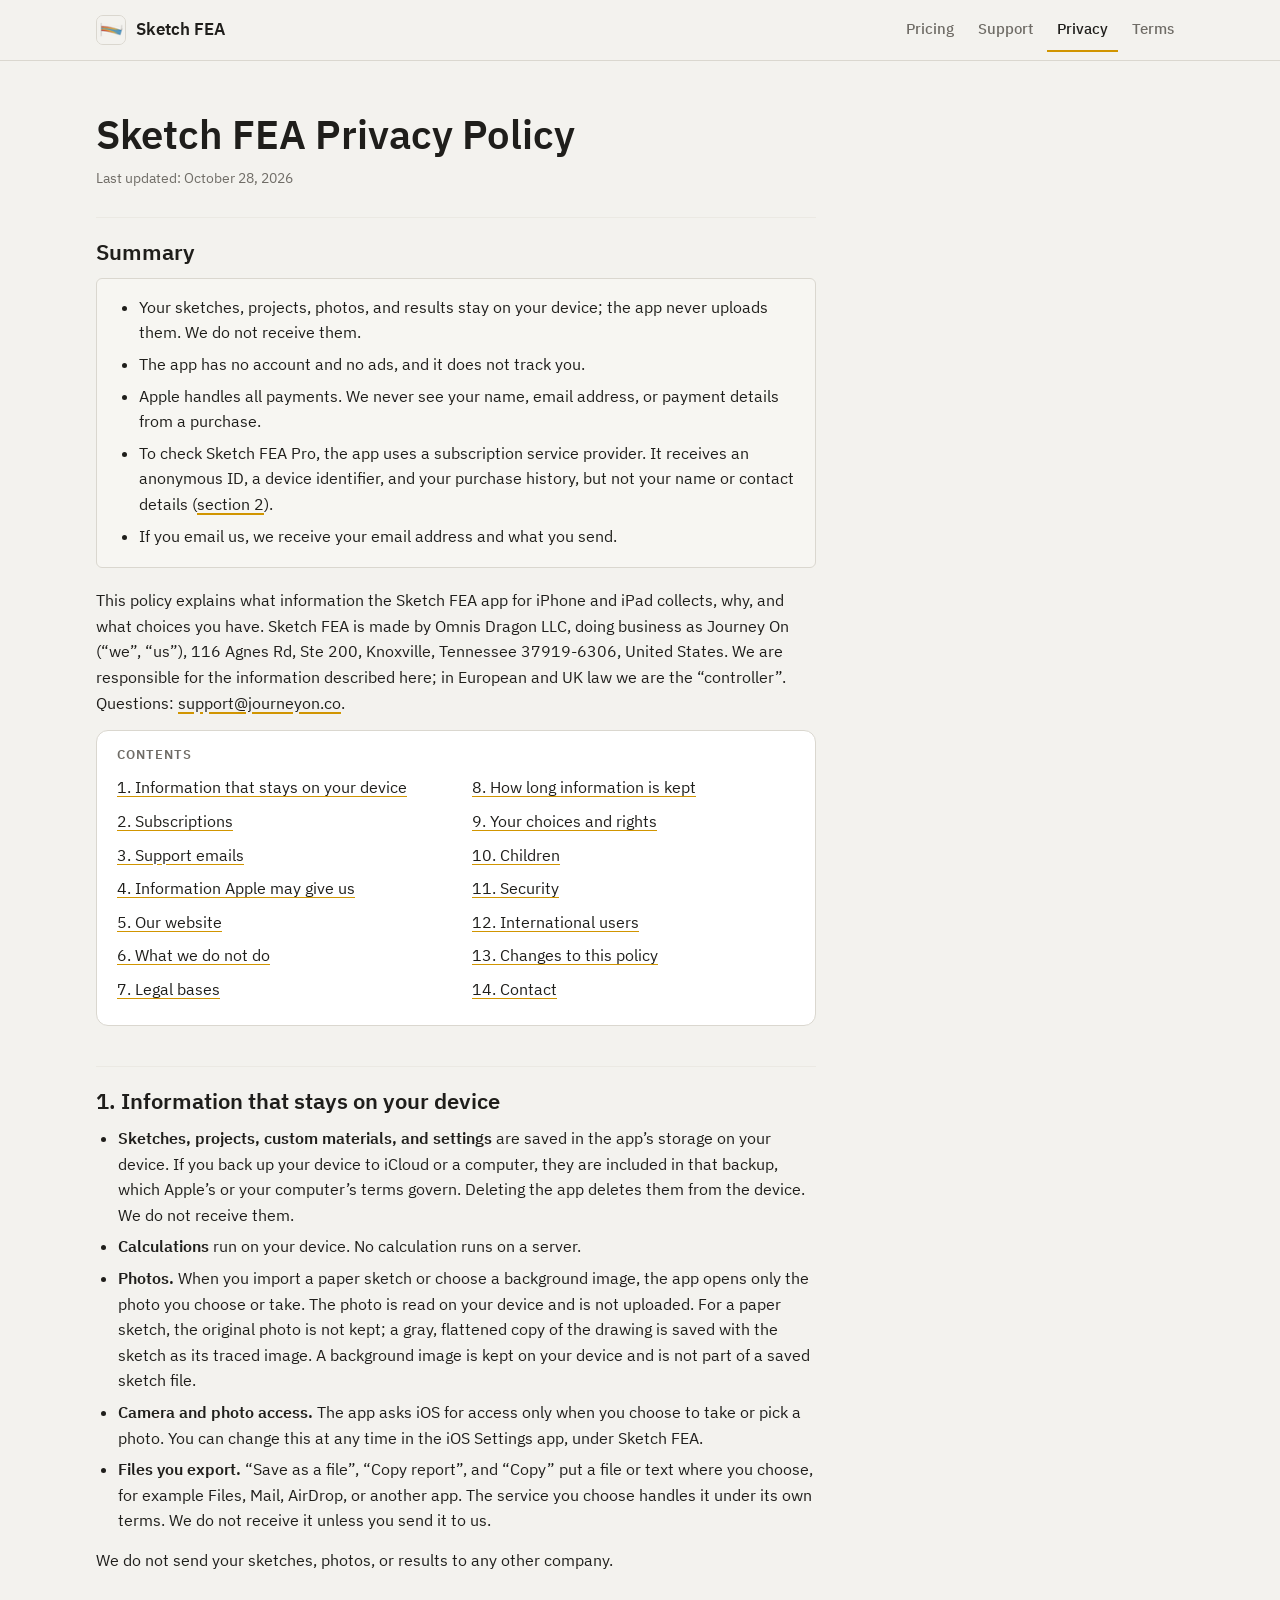
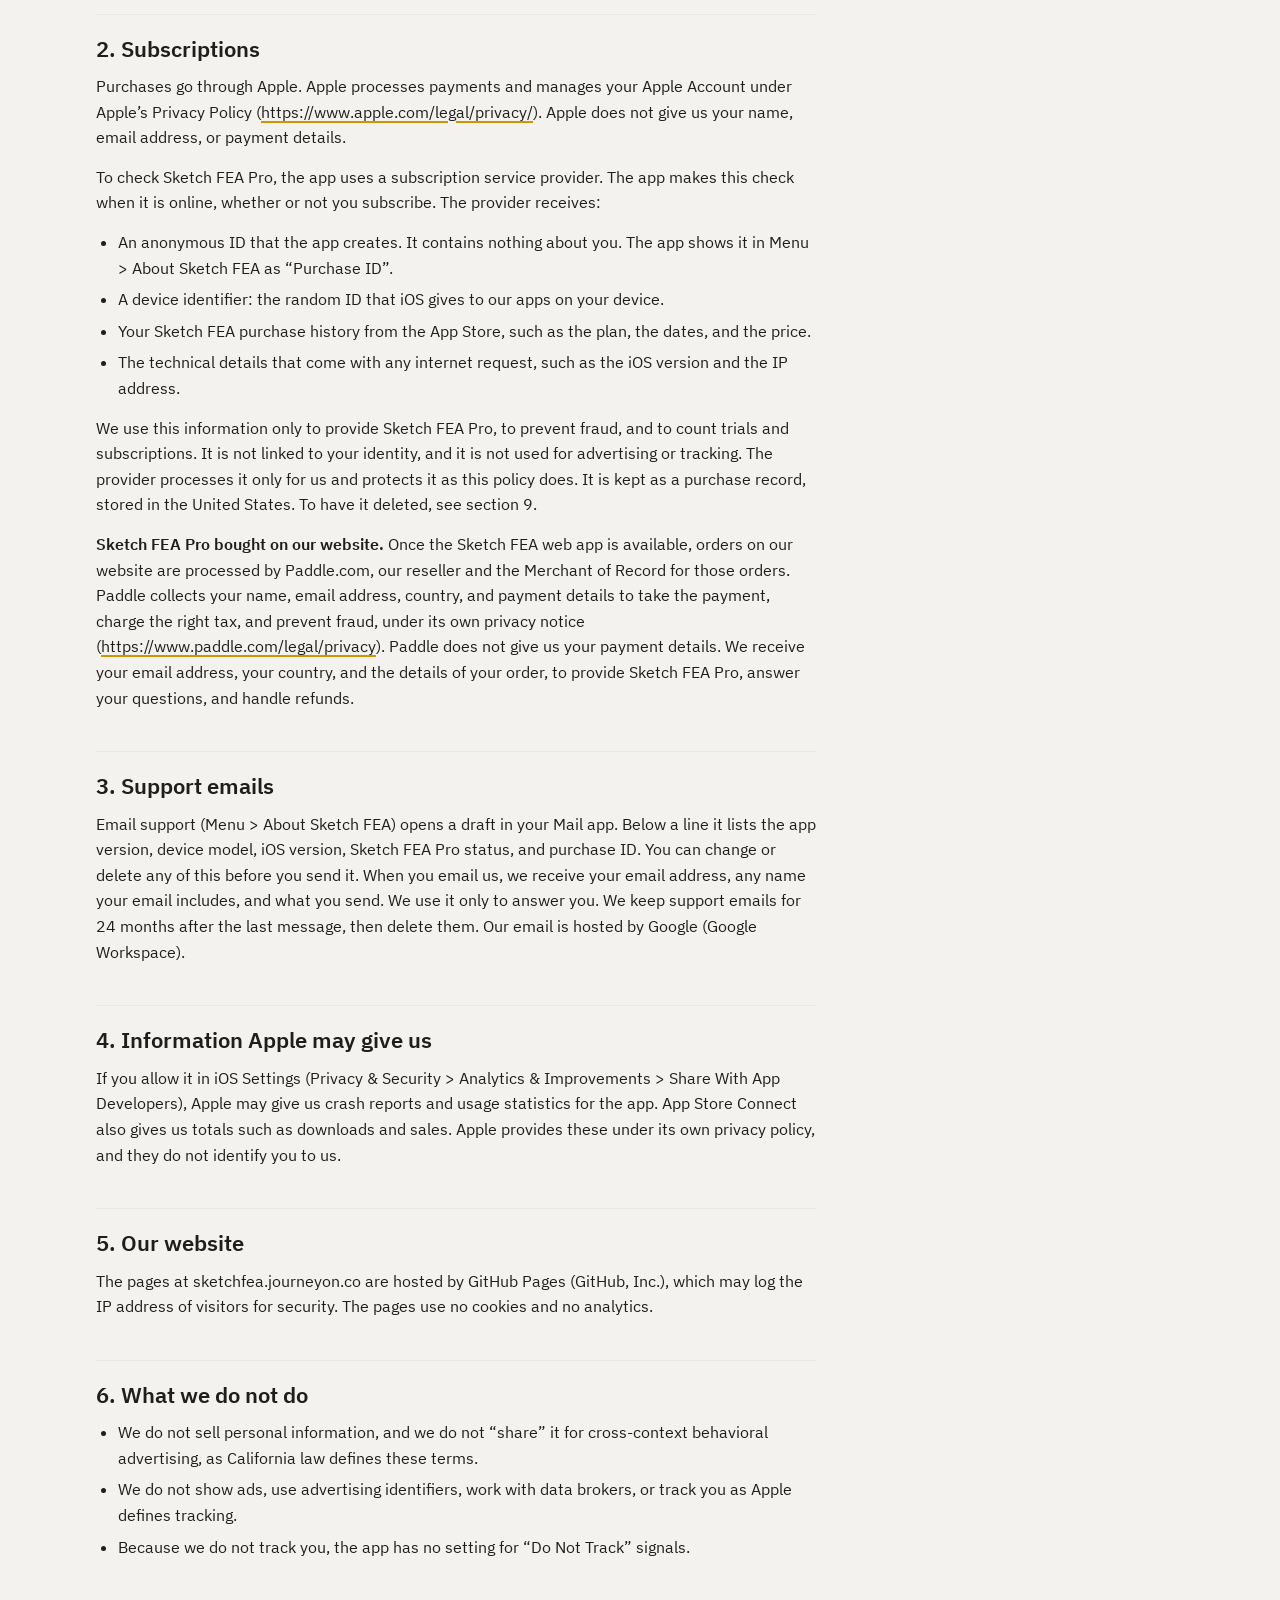
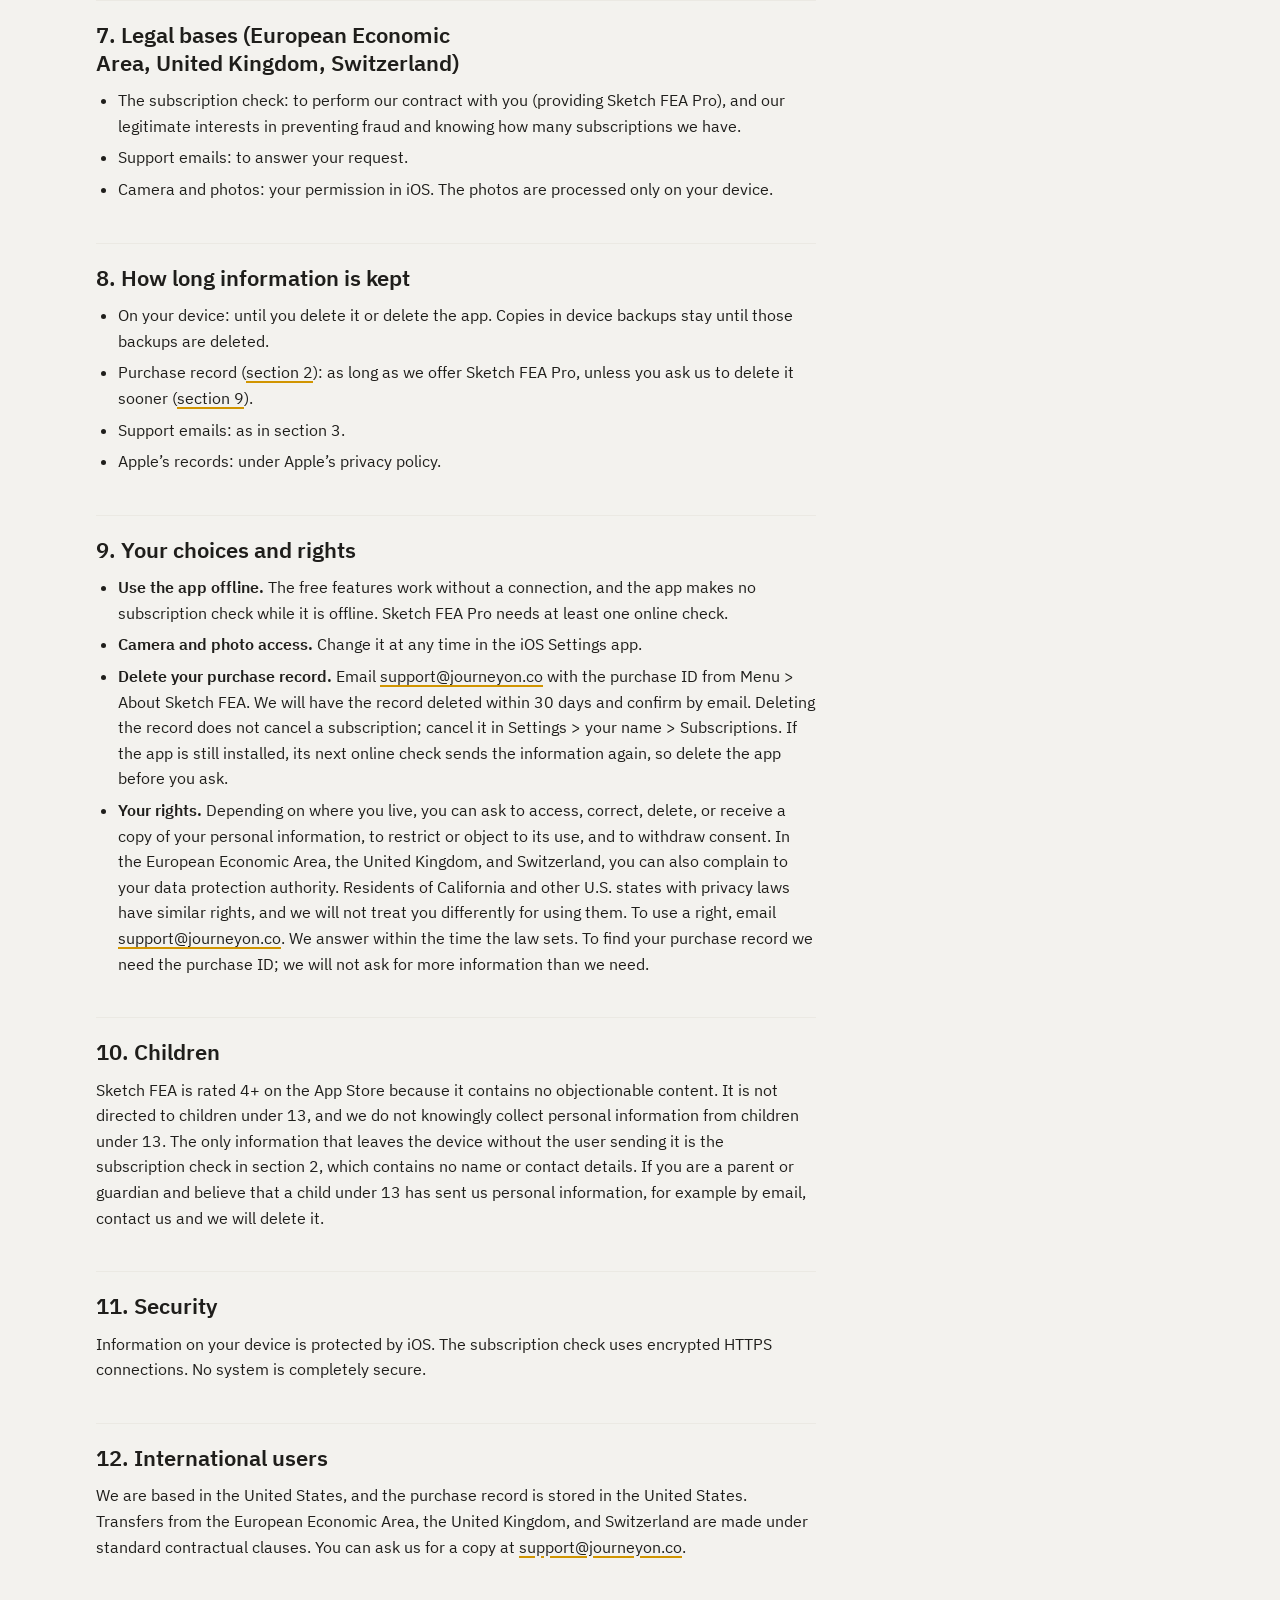
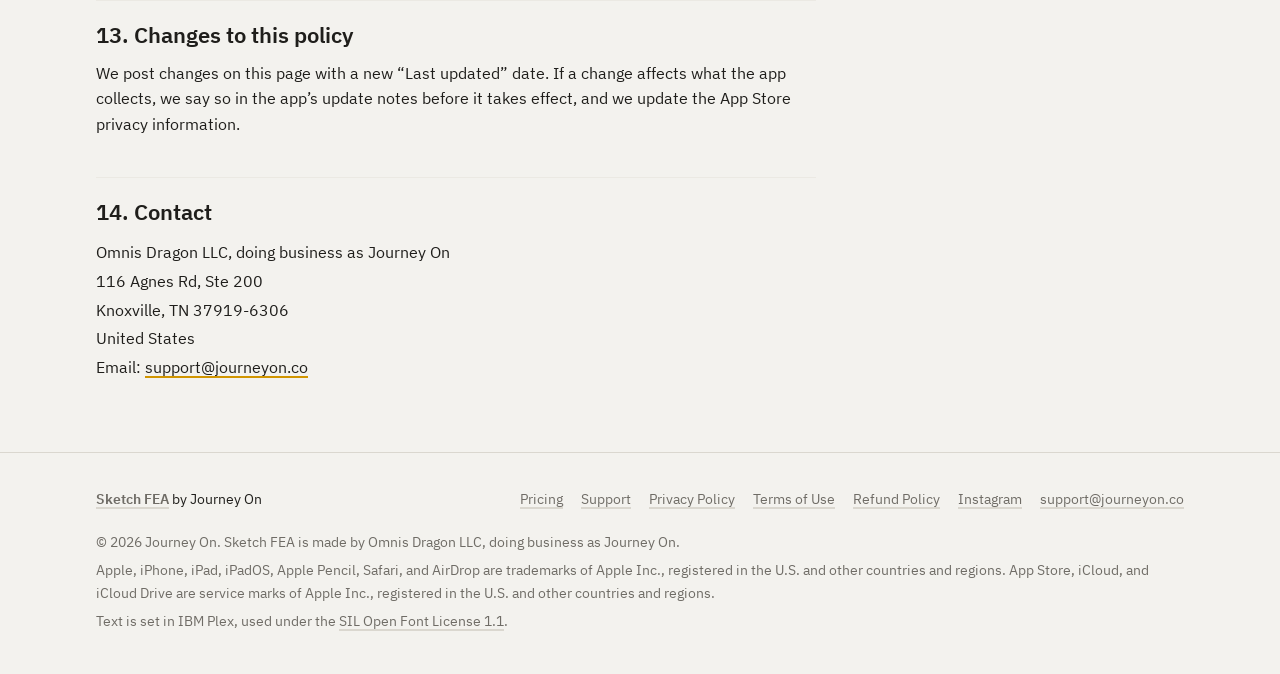
<file: privacy/index.html>
<!doctype html>
<html lang="en">
<head>
<meta charset="utf-8">
<meta name="viewport" content="width=device-width, initial-scale=1">
<meta http-equiv="Content-Security-Policy" content="default-src 'none'; script-src 'self'; style-src 'self'; font-src 'self'; img-src 'self'; media-src 'self'; base-uri 'none'; form-action 'none'">
<meta name="color-scheme" content="dark light">
<meta name="theme-color" content="#141413" media="(prefers-color-scheme: dark)">
<meta name="theme-color" content="#f3f2ee" media="(prefers-color-scheme: light)">
<title>Sketch FEA Privacy Policy</title>
<meta name="description" content="What the Sketch FEA app for iPhone and iPad collects, why, and what choices you have.">
<link rel="canonical" href="https://sketchfea.journeyon.co/privacy/">
<link rel="icon" type="image/png" sizes="32x32" href="../assets/favicon-32.png">
<link rel="apple-touch-icon" href="../assets/apple-touch-icon.png">
<link rel="stylesheet" href="../assets/site.css">
</head>
<body>
<a class="skip" href="#main">Skip to content</a>

<header class="site-head">
  <div class="wrap">
    <a class="brand" href="../"><img src="../assets/favicon-32.png" srcset="../assets/favicon-32.png 1x, ../assets/brand-96.png 3x" width="30" height="30" alt=""><span>Sketch FEA</span></a>
    <nav class="site-nav" aria-label="Main">
      <ul>
        <li><a href="../pricing/">Pricing</a></li>
        <li><a href="../support/">Support</a></li>
        <li><a href="../privacy/" aria-current="page">Privacy</a></li>
        <li><a href="../terms/">Terms</a></li>
      </ul>
    </nav>
  </div>
</header>

<main id="main" tabindex="-1">
  <div class="wrap">
    <article class="prose">
      <h1 class="page-title">Sketch FEA Privacy Policy</h1>
      <p class="updated">Last updated: October 28, 2026</p>

      <h2 id="summary" class="first">Summary</h2>
      <div class="summary">
        <ul>
          <li>Your sketches, projects, photos, and results stay on your device; the app never uploads them. We do not receive them.</li>
          <li>The app has no account and no ads, and it does not track you.</li>
          <li>Apple handles all payments. We never see your name, email address, or payment details from a purchase.</li>
          <li>To check Sketch FEA Pro, the app uses a subscription service provider. It receives an anonymous ID, a device identifier, and your purchase history, but not your name or contact details (<a href="#purchases">section 2</a>).</li>
          <li>If you email us, we receive your email address and what you send.</li>
        </ul>
      </div>

      <p>This policy explains what information the Sketch FEA app for iPhone and iPad collects, why, and what choices you have. Sketch FEA is made by Omnis Dragon LLC, doing business as Journey On (“we”, “us”), 116 Agnes Rd, Ste 200, Knoxville, Tennessee 37919-6306, United States. We are responsible for the information described here; in European and UK law we are the “controller”. Questions: <a href="mailto:support@journeyon.co">support@journeyon.co</a>.</p>

      <nav class="toc" aria-labelledby="toc-title">
        <h2 id="toc-title">Contents</h2>
        <ol>
          <li><a href="#on-device">1. Information that stays on your device</a></li>
          <li><a href="#purchases">2. Subscriptions</a></li>
          <li><a href="#support-emails">3. Support emails</a></li>
          <li><a href="#apple-info">4. Information Apple may give us</a></li>
          <li><a href="#website">5. Our website</a></li>
          <li><a href="#do-not">6. What we do not do</a></li>
          <li><a href="#legal-bases">7. Legal bases</a></li>
          <li><a href="#retention">8. How long information is kept</a></li>
          <li><a href="#rights">9. Your choices and rights</a></li>
          <li><a href="#children">10. Children</a></li>
          <li><a href="#security">11. Security</a></li>
          <li><a href="#international">12. International users</a></li>
          <li><a href="#changes">13. Changes to this policy</a></li>
          <li><a href="#contact">14. Contact</a></li>
        </ol>
      </nav>

      <h2 id="on-device">1. Information that stays on your device</h2>
      <ul>
        <li><strong>Sketches, projects, custom materials, and settings</strong> are saved in the app’s storage on your device. If you back up your device to iCloud or a computer, they are included in that backup, which Apple’s or your computer’s terms govern. Deleting the app deletes them from the device. We do not receive them.</li>
        <li><strong>Calculations</strong> run on your device. No calculation runs on a server.</li>
        <li><strong>Photos.</strong> When you import a paper sketch or choose a background image, the app opens only the photo you choose or take. The photo is read on your device and is not uploaded. For a paper sketch, the original photo is not kept; a gray, flattened copy of the drawing is saved with the sketch as its traced image. A background image is kept on your device and is not part of a saved sketch file.</li>
        <li><strong>Camera and photo access.</strong> The app asks iOS for access only when you choose to take or pick a photo. You can change this at any time in the iOS Settings app, under Sketch FEA.</li>
        <li><strong>Files you export.</strong> “Save as a file”, “Copy report”, and “Copy” put a file or text where you choose, for example Files, Mail, AirDrop, or another app. The service you choose handles it under its own terms. We do not receive it unless you send it to us.</li>
      </ul>
      <p>We do not send your sketches, photos, or results to any other company.</p>

      <h2 id="purchases">2. Subscriptions</h2>
      <p>Purchases go through Apple. Apple processes payments and manages your Apple Account under Apple’s Privacy Policy (<a href="https://www.apple.com/legal/privacy/">https://www.apple.com/legal/privacy/</a>). Apple does not give us your name, email address, or payment details.</p>
      <p>To check Sketch FEA Pro, the app uses a subscription service provider. The app makes this check when it is online, whether or not you subscribe. The provider receives:</p>
      <ul>
        <li>An anonymous ID that the app creates. It contains nothing about you. The app shows it in Menu &gt; About Sketch FEA as “Purchase ID”.</li>
        <li>A device identifier: the random ID that iOS gives to our apps on your device.</li>
        <li>Your Sketch FEA purchase history from the App Store, such as the plan, the dates, and the price.</li>
        <li>The technical details that come with any internet request, such as the iOS version and the IP address.</li>
      </ul>
      <p>We use this information only to provide Sketch FEA Pro, to prevent fraud, and to count trials and subscriptions. It is not linked to your identity, and it is not used for advertising or tracking. The provider processes it only for us and protects it as this policy does. It is kept as a purchase record, stored in the United States. To have it deleted, see section 9.</p>
      <p><strong>Sketch FEA Pro bought on our website.</strong> Once the Sketch FEA web app is available, orders on our website are processed by Paddle.com, our reseller and the Merchant of Record for those orders. Paddle collects your name, email address, country, and payment details to take the payment, charge the right tax, and prevent fraud, under its own privacy notice (<a href="https://www.paddle.com/legal/privacy">https://www.paddle.com/legal/privacy</a>). Paddle does not give us your payment details. We receive your email address, your country, and the details of your order, to provide Sketch FEA Pro, answer your questions, and handle refunds.</p>

      <h2 id="support-emails">3. Support emails</h2>
      <p>Email support (Menu &gt; About Sketch FEA) opens a draft in your Mail app. Below a line it lists the app version, device model, iOS version, Sketch FEA Pro status, and purchase ID. You can change or delete any of this before you send it. When you email us, we receive your email address, any name your email includes, and what you send. We use it only to answer you. We keep support emails for 24 months after the last message, then delete them. Our email is hosted by Google (Google Workspace).</p>

      <h2 id="apple-info">4. Information Apple may give us</h2>
      <p>If you allow it in iOS Settings (Privacy &amp; Security &gt; Analytics &amp; Improvements &gt; Share With App Developers), Apple may give us crash reports and usage statistics for the app. App Store Connect also gives us totals such as downloads and sales. Apple provides these under its own privacy policy, and they do not identify you to us.</p>

      <h2 id="website">5. Our website</h2>
      <p>The pages at sketchfea.journeyon.co are hosted by GitHub Pages (GitHub, Inc.), which may log the IP address of visitors for security. The pages use no cookies and no analytics.</p>

      <h2 id="do-not">6. What we do not do</h2>
      <ul>
        <li>We do not sell personal information, and we do not “share” it for cross-context behavioral advertising, as California law defines these terms.</li>
        <li>We do not show ads, use advertising identifiers, work with data brokers, or track you as Apple defines tracking.</li>
        <li>Because we do not track you, the app has no setting for “Do Not Track” signals.</li>
      </ul>

      <h2 id="legal-bases">7. Legal bases (European Economic Area, United Kingdom, Switzerland)</h2>
      <ul>
        <li>The subscription check: to perform our contract with you (providing Sketch FEA Pro), and our legitimate interests in preventing fraud and knowing how many subscriptions we have.</li>
        <li>Support emails: to answer your request.</li>
        <li>Camera and photos: your permission in iOS. The photos are processed only on your device.</li>
      </ul>

      <h2 id="retention">8. How long information is kept</h2>
      <ul>
        <li>On your device: until you delete it or delete the app. Copies in device backups stay until those backups are deleted.</li>
        <li>Purchase record (<a href="#purchases">section 2</a>): as long as we offer Sketch FEA Pro, unless you ask us to delete it sooner (<a href="#rights">section 9</a>).</li>
        <li>Support emails: as in section 3.</li>
        <li>Apple’s records: under Apple’s privacy policy.</li>
      </ul>

      <h2 id="rights">9. Your choices and rights</h2>
      <ul>
        <li><strong>Use the app offline.</strong> The free features work without a connection, and the app makes no subscription check while it is offline. Sketch FEA Pro needs at least one online check.</li>
        <li><strong>Camera and photo access.</strong> Change it at any time in the iOS Settings app.</li>
        <li><strong>Delete your purchase record.</strong> Email <a href="mailto:support@journeyon.co">support@journeyon.co</a> with the purchase ID from Menu &gt; About Sketch FEA. We will have the record deleted within 30 days and confirm by email. Deleting the record does not cancel a subscription; cancel it in Settings &gt; your name &gt; Subscriptions. If the app is still installed, its next online check sends the information again, so delete the app before you ask.</li>
        <li><strong>Your rights.</strong> Depending on where you live, you can ask to access, correct, delete, or receive a copy of your personal information, to restrict or object to its use, and to withdraw consent. In the European Economic Area, the United Kingdom, and Switzerland, you can also complain to your data protection authority. Residents of California and other U.S. states with privacy laws have similar rights, and we will not treat you differently for using them. To use a right, email <a href="mailto:support@journeyon.co">support@journeyon.co</a>. We answer within the time the law sets. To find your purchase record we need the purchase ID; we will not ask for more information than we need.</li>
      </ul>

      <h2 id="children">10. Children</h2>
      <p>Sketch FEA is rated 4+ on the App Store because it contains no objectionable content. It is not directed to children under 13, and we do not knowingly collect personal information from children under 13. The only information that leaves the device without the user sending it is the subscription check in section 2, which contains no name or contact details. If you are a parent or guardian and believe that a child under 13 has sent us personal information, for example by email, contact us and we will delete it.</p>

      <h2 id="security">11. Security</h2>
      <p>Information on your device is protected by iOS. The subscription check uses encrypted HTTPS connections. No system is completely secure.</p>

      <h2 id="international">12. International users</h2>
      <p>We are based in the United States, and the purchase record is stored in the United States. Transfers from the European Economic Area, the United Kingdom, and Switzerland are made under standard contractual clauses. You can ask us for a copy at <a href="mailto:support@journeyon.co">support@journeyon.co</a>.</p>

      <h2 id="changes">13. Changes to this policy</h2>
      <p>We post changes on this page with a new “Last updated” date. If a change affects what the app collects, we say so in the app’s update notes before it takes effect, and we update the App Store privacy information.</p>

      <h2 id="contact">14. Contact</h2>
      <address class="address">
        Omnis Dragon LLC, doing business as Journey On<br>
        116 Agnes Rd, Ste 200<br>
        Knoxville, TN 37919-6306<br>
        United States<br>
        Email: <a href="mailto:support@journeyon.co">support@journeyon.co</a>
      </address>
    </article>
  </div>
</main>

<footer class="site-foot">
  <div class="wrap">
    <div class="foot-top">
      <p class="foot-brand"><a href="../"><strong>Sketch FEA</strong></a> by Journey On</p>
      <nav aria-label="Footer">
        <ul class="foot-links">
          <li><a href="../pricing/">Pricing</a></li>
          <li><a href="../support/">Support</a></li>
          <li><a href="../privacy/">Privacy Policy</a></li>
          <li><a href="../terms/">Terms of Use</a></li>
          <li><a href="../refunds/">Refund Policy</a></li>
          <li><a href="https://www.instagram.com/journeyon_co/">Instagram</a></li>
          <li><a href="mailto:support@journeyon.co">support@journeyon.co</a></li>
        </ul>
      </nav>
    </div>
    <p>© 2026 Journey On. Sketch FEA is made by Omnis Dragon LLC, doing business as Journey On.</p>
    <p>Apple, iPhone, iPad, iPadOS, Apple Pencil, Safari, and AirDrop are trademarks of Apple Inc., registered in the U.S. and other countries and regions. App Store, iCloud, and iCloud Drive are service marks of Apple Inc., registered in the U.S. and other countries and regions.</p>
    <p>Text is set in IBM Plex, used under the <a href="../fonts/LICENSE.txt">SIL Open Font License 1.1</a>.</p>
  </div>
</footer>
</body>
</html>
</file>
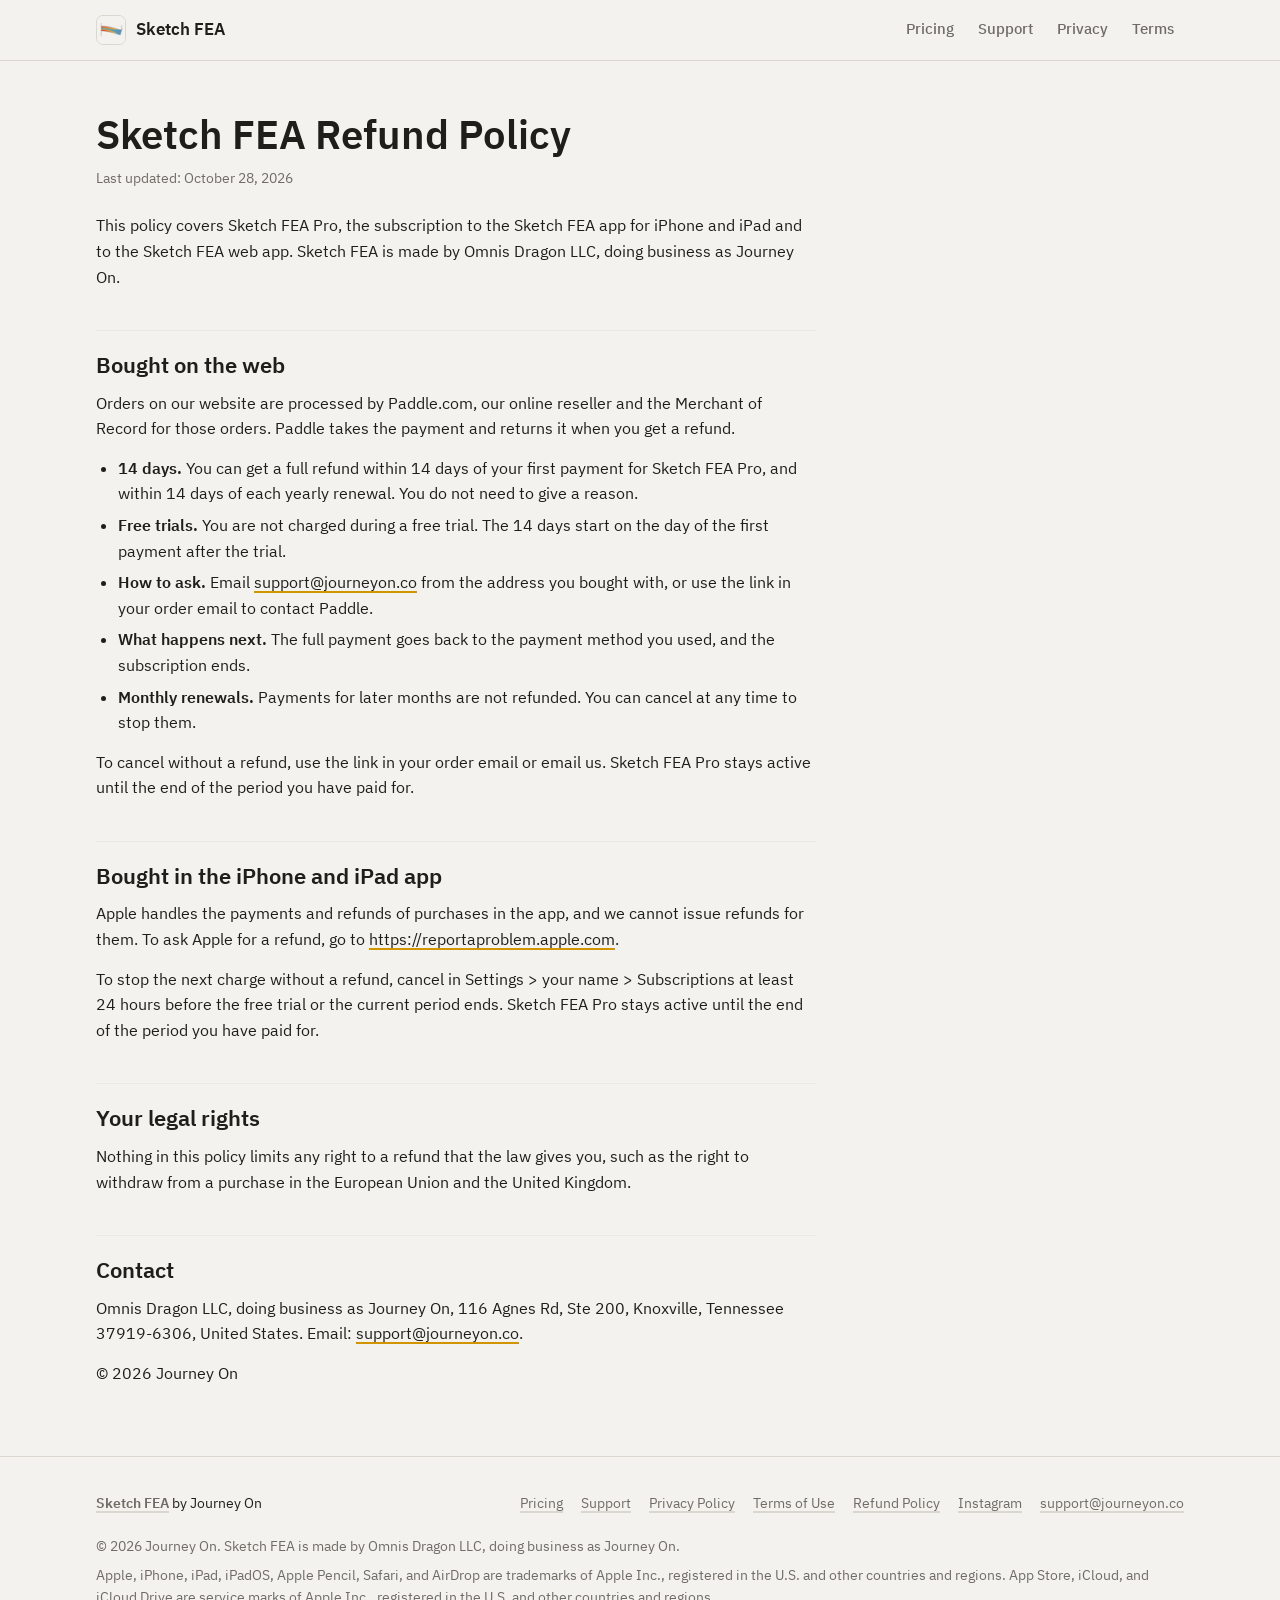
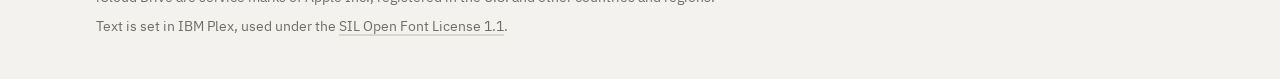
<file: refunds/index.html>
<!doctype html>
<html lang="en">
<head>
<meta charset="utf-8">
<meta name="viewport" content="width=device-width, initial-scale=1">
<meta http-equiv="Content-Security-Policy" content="default-src 'none'; script-src 'self'; style-src 'self'; font-src 'self'; img-src 'self'; media-src 'self'; base-uri 'none'; form-action 'none'">
<meta name="color-scheme" content="dark light">
<meta name="theme-color" content="#141413" media="(prefers-color-scheme: dark)">
<meta name="theme-color" content="#f3f2ee" media="(prefers-color-scheme: light)">
<title>Sketch FEA Refund Policy</title>
<meta name="description" content="The Sketch FEA Refund Policy: refunds for Sketch FEA Pro bought in the app are handled by Apple.">
<link rel="canonical" href="https://sketchfea.journeyon.co/refunds/">
<link rel="icon" type="image/png" sizes="32x32" href="../assets/favicon-32.png">
<link rel="apple-touch-icon" href="../assets/apple-touch-icon.png">
<link rel="stylesheet" href="../assets/site.css">
</head>
<body>
<a class="skip" href="#main">Skip to content</a>

<header class="site-head">
  <div class="wrap">
    <a class="brand" href="../"><img src="../assets/favicon-32.png" srcset="../assets/favicon-32.png 1x, ../assets/brand-96.png 3x" width="30" height="30" alt=""><span>Sketch FEA</span></a>
    <nav class="site-nav" aria-label="Main">
      <ul>
        <li><a href="../pricing/">Pricing</a></li>
        <li><a href="../support/">Support</a></li>
        <li><a href="../privacy/">Privacy</a></li>
        <li><a href="../terms/">Terms</a></li>
      </ul>
    </nav>
  </div>
</header>

<main id="main" tabindex="-1">
  <div class="wrap">
    <article class="prose">
      <h1 class="page-title">Sketch FEA Refund Policy</h1>
      <p class="updated">Last updated: October 28, 2026</p>
      <p>This policy covers Sketch FEA Pro, the subscription to the Sketch FEA app for iPhone and iPad and to the Sketch FEA web app. Sketch FEA is made by Omnis Dragon LLC, doing business as Journey On.</p>

      <h2 id="web">Bought on the web</h2>
      <p>Orders on our website are processed by Paddle.com, our online reseller and the Merchant of Record for those orders. Paddle takes the payment and returns it when you get a refund.</p>
      <ul>
        <li><strong>14 days.</strong> You can get a full refund within 14 days of your first payment for Sketch FEA Pro, and within 14 days of each yearly renewal. You do not need to give a reason.</li>
        <li><strong>Free trials.</strong> You are not charged during a free trial. The 14 days start on the day of the first payment after the trial.</li>
        <li><strong>How to ask.</strong> Email <a href="mailto:support@journeyon.co">support@journeyon.co</a> from the address you bought with, or use the link in your order email to contact Paddle.</li>
        <li><strong>What happens next.</strong> The full payment goes back to the payment method you used, and the subscription ends.</li>
        <li><strong>Monthly renewals.</strong> Payments for later months are not refunded. You can cancel at any time to stop them.</li>
      </ul>
      <p>To cancel without a refund, use the link in your order email or email us. Sketch FEA Pro stays active until the end of the period you have paid for.</p>

      <h2 id="app">Bought in the iPhone and iPad app</h2>
      <p>Apple handles the payments and refunds of purchases in the app, and we cannot issue refunds for them. To ask Apple for a refund, go to <a href="https://reportaproblem.apple.com">https://reportaproblem.apple.com</a>.</p>
      <p>To stop the next charge without a refund, cancel in Settings &gt; your name &gt; Subscriptions at least 24 hours before the free trial or the current period ends. Sketch FEA Pro stays active until the end of the period you have paid for.</p>

      <h2 id="law">Your legal rights</h2>
      <p>Nothing in this policy limits any right to a refund that the law gives you, such as the right to withdraw from a purchase in the European Union and the United Kingdom.</p>

      <h2 id="contact">Contact</h2>
      <p>Omnis Dragon LLC, doing business as Journey On, 116 Agnes Rd, Ste 200, Knoxville, Tennessee 37919-6306, United States. Email: <a href="mailto:support@journeyon.co">support@journeyon.co</a>.</p>
      <p>© 2026 Journey On</p>
    </article>
  </div>
</main>

<footer class="site-foot">
  <div class="wrap">
    <div class="foot-top">
      <p class="foot-brand"><a href="../"><strong>Sketch FEA</strong></a> by Journey On</p>
      <nav aria-label="Footer">
        <ul class="foot-links">
          <li><a href="../pricing/">Pricing</a></li>
          <li><a href="../support/">Support</a></li>
          <li><a href="../privacy/">Privacy Policy</a></li>
          <li><a href="../terms/">Terms of Use</a></li>
          <li><a href="../refunds/">Refund Policy</a></li>
          <li><a href="https://www.instagram.com/journeyon_co/">Instagram</a></li>
          <li><a href="mailto:support@journeyon.co">support@journeyon.co</a></li>
        </ul>
      </nav>
    </div>
    <p>© 2026 Journey On. Sketch FEA is made by Omnis Dragon LLC, doing business as Journey On.</p>
    <p>Apple, iPhone, iPad, iPadOS, Apple Pencil, Safari, and AirDrop are trademarks of Apple Inc., registered in the U.S. and other countries and regions. App Store, iCloud, and iCloud Drive are service marks of Apple Inc., registered in the U.S. and other countries and regions.</p>
    <p>Text is set in IBM Plex, used under the <a href="../fonts/LICENSE.txt">SIL Open Font License 1.1</a>.</p>
  </div>
</footer>
</body>
</html>
</file>
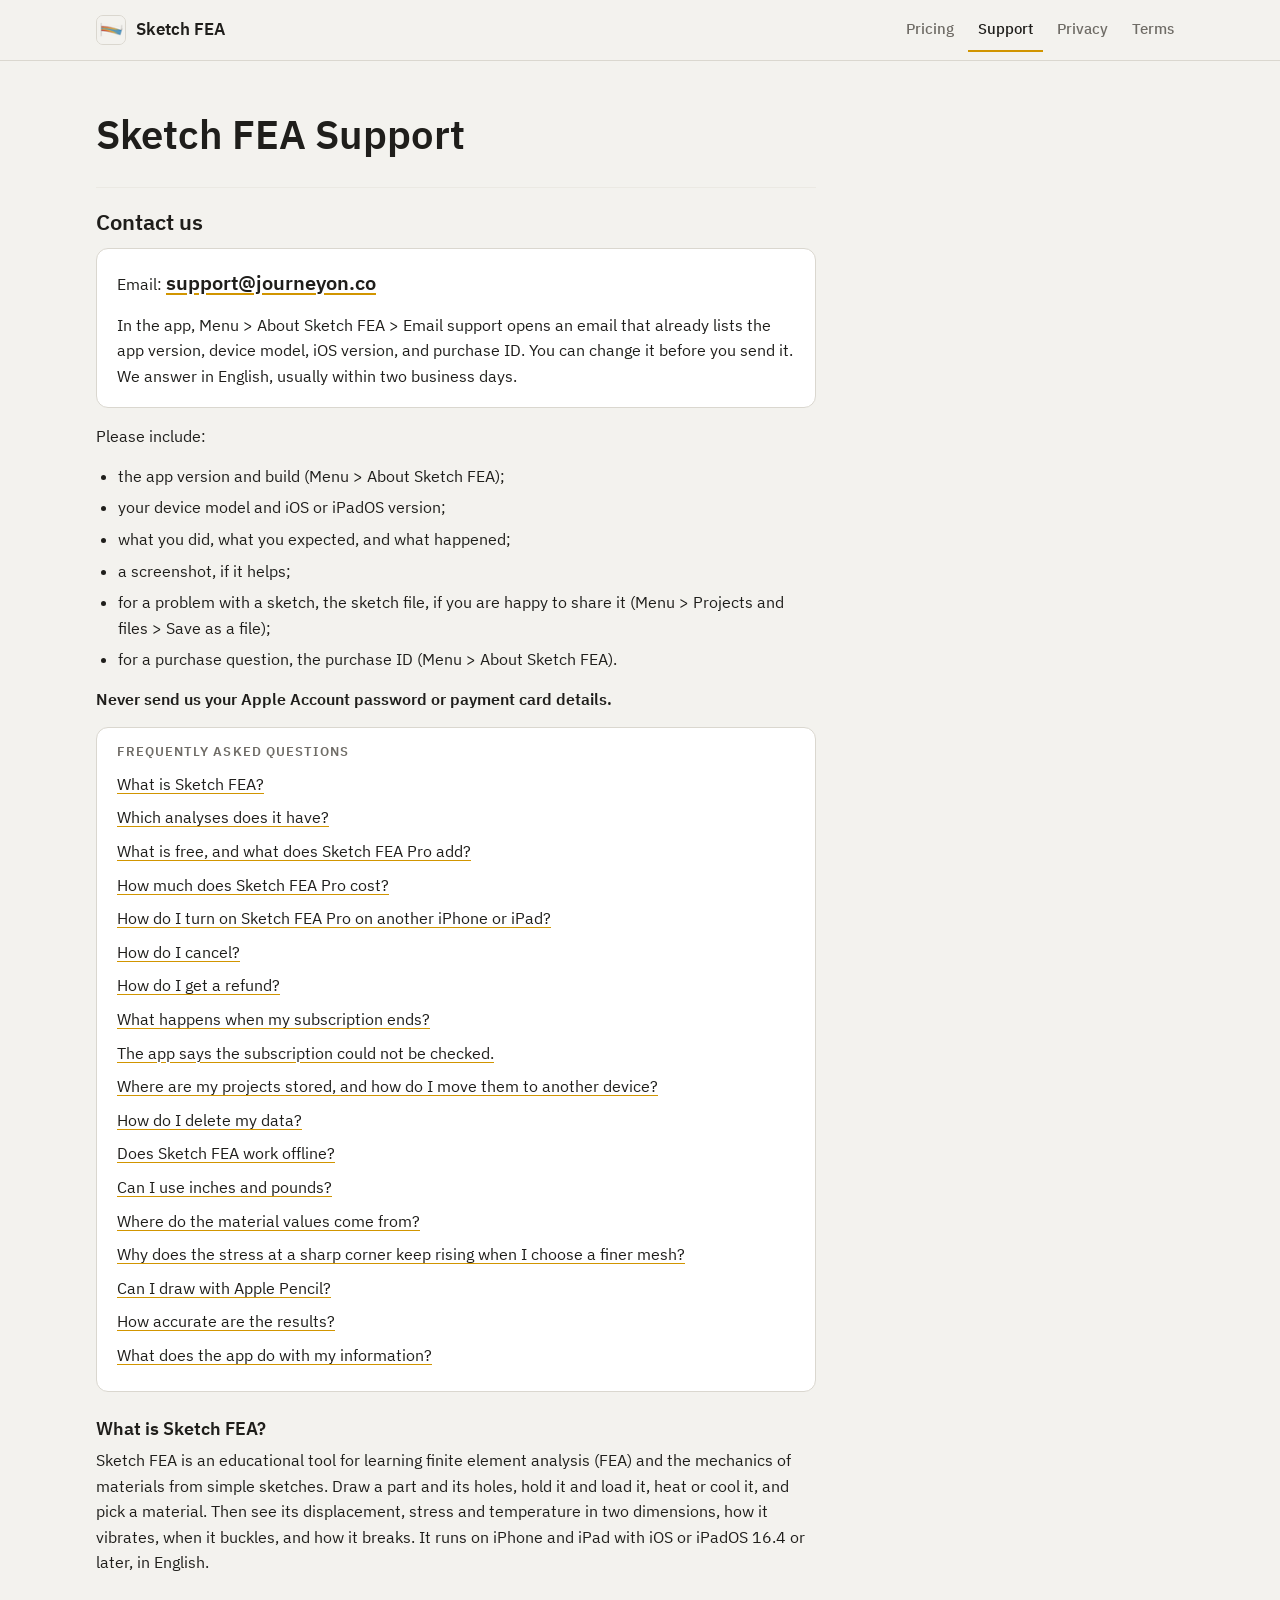
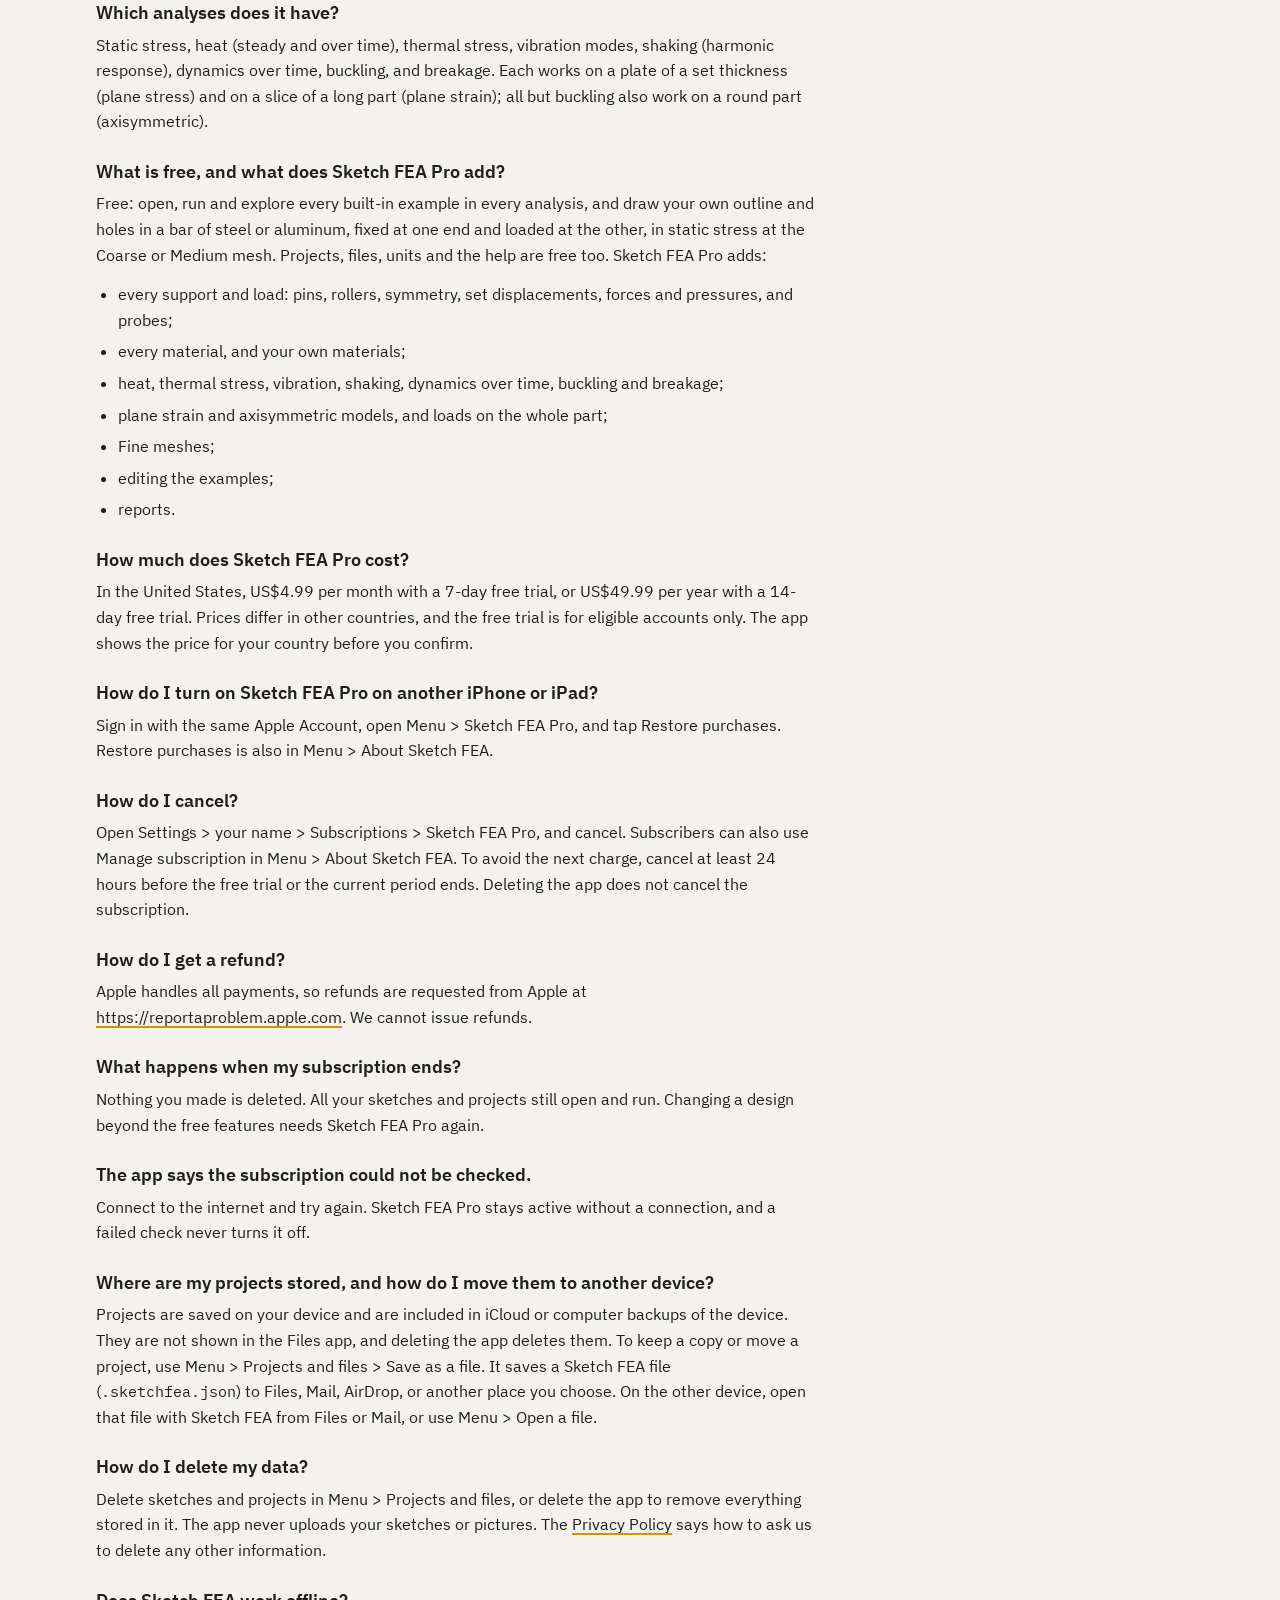
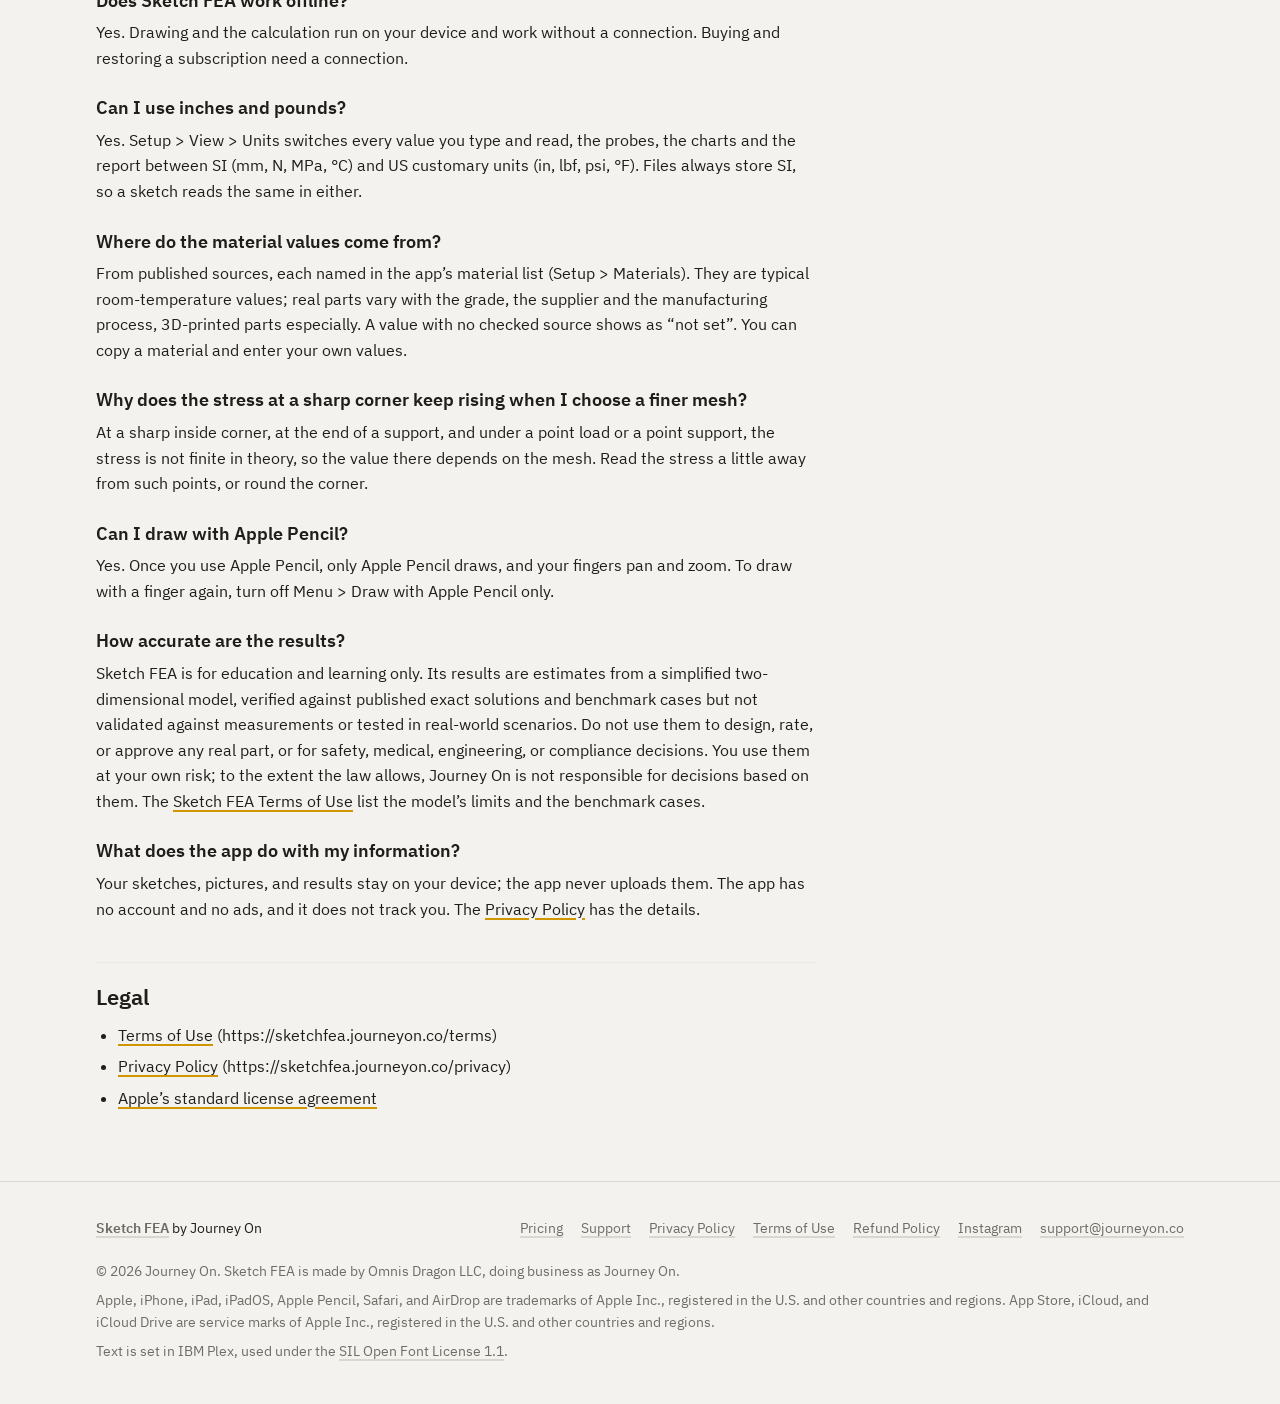
<file: support/index.html>
<!doctype html>
<html lang="en">
<head>
<meta charset="utf-8">
<meta name="viewport" content="width=device-width, initial-scale=1">
<meta http-equiv="Content-Security-Policy" content="default-src 'none'; script-src 'self'; style-src 'self'; font-src 'self'; img-src 'self'; media-src 'self'; base-uri 'none'; form-action 'none'">
<meta name="color-scheme" content="dark light">
<meta name="theme-color" content="#141413" media="(prefers-color-scheme: dark)">
<meta name="theme-color" content="#f3f2ee" media="(prefers-color-scheme: light)">
<title>Sketch FEA Support</title>
<meta name="description" content="Contact Sketch FEA support, and answers to common questions about the app and Sketch FEA Pro.">
<link rel="canonical" href="https://sketchfea.journeyon.co/support/">
<link rel="icon" type="image/png" sizes="32x32" href="../assets/favicon-32.png">
<link rel="apple-touch-icon" href="../assets/apple-touch-icon.png">
<link rel="stylesheet" href="../assets/site.css">
</head>
<body>
<a class="skip" href="#main">Skip to content</a>

<header class="site-head">
  <div class="wrap">
    <a class="brand" href="../"><img src="../assets/favicon-32.png" srcset="../assets/favicon-32.png 1x, ../assets/brand-96.png 3x" width="30" height="30" alt=""><span>Sketch FEA</span></a>
    <nav class="site-nav" aria-label="Main">
      <ul>
        <li><a href="../pricing/">Pricing</a></li>
        <li><a href="../support/" aria-current="page">Support</a></li>
        <li><a href="../privacy/">Privacy</a></li>
        <li><a href="../terms/">Terms</a></li>
      </ul>
    </nav>
  </div>
</header>

<main id="main" tabindex="-1">
  <div class="wrap">
    <article class="prose">
      <h1 class="page-title">Sketch FEA Support</h1>

      <h2 id="contact" class="first">Contact us</h2>
      <div class="contact-box">
        <p>Email: <a class="email" href="mailto:support@journeyon.co">support@journeyon.co</a></p>
        <p>In the app, Menu &gt; About Sketch FEA &gt; Email support opens an email that already lists the app version, device model, iOS version, and purchase ID. You can change it before you send it. We answer in English, usually within two business days.</p>
      </div>
      <p>Please include:</p>
      <ul>
        <li>the app version and build (Menu &gt; About Sketch FEA);</li>
        <li>your device model and iOS or iPadOS version;</li>
        <li>what you did, what you expected, and what happened;</li>
        <li>a screenshot, if it helps;</li>
        <li>for a problem with a sketch, the sketch file, if you are happy to share it (Menu &gt; Projects and files &gt; Save as a file);</li>
        <li>for a purchase question, the purchase ID (Menu &gt; About Sketch FEA).</li>
      </ul>
      <p><strong>Never send us your Apple Account password or payment card details.</strong></p>

      <nav class="toc" aria-labelledby="faq-toc">
        <h2 id="faq-toc">Frequently asked questions</h2>
        <ul>
          <li><a href="#what-is">What is Sketch FEA?</a></li>
          <li><a href="#analyses">Which analyses does it have?</a></li>
          <li><a href="#free-pro">What is free, and what does Sketch FEA Pro add?</a></li>
          <li><a href="#cost">How much does Sketch FEA Pro cost?</a></li>
          <li><a href="#other-device">How do I turn on Sketch FEA Pro on another iPhone or iPad?</a></li>
          <li><a href="#cancel">How do I cancel?</a></li>
          <li><a href="#refund">How do I get a refund?</a></li>
          <li><a href="#ends">What happens when my subscription ends?</a></li>
          <li><a href="#not-checked">The app says the subscription could not be checked.</a></li>
          <li><a href="#projects">Where are my projects stored, and how do I move them to another device?</a></li>
          <li><a href="#delete-data">How do I delete my data?</a></li>
          <li><a href="#offline">Does Sketch FEA work offline?</a></li>
          <li><a href="#units">Can I use inches and pounds?</a></li>
          <li><a href="#materials">Where do the material values come from?</a></li>
          <li><a href="#corners">Why does the stress at a sharp corner keep rising when I choose a finer mesh?</a></li>
          <li><a href="#pencil">Can I draw with Apple Pencil?</a></li>
          <li><a href="#accuracy">How accurate are the results?</a></li>
          <li><a href="#information">What does the app do with my information?</a></li>
        </ul>
      </nav>

      <div class="faq">
        <h3 id="what-is">What is Sketch FEA?</h3>
        <p>Sketch FEA is an educational tool for learning finite element analysis (FEA) and the mechanics of materials from simple sketches. Draw a part and its holes, hold it and load it, heat or cool it, and pick a material. Then see its displacement, stress and temperature in two dimensions, how it vibrates, when it buckles, and how it breaks. It runs on iPhone and iPad with iOS or iPadOS 16.4 or later, in English.</p>

        <h3 id="analyses">Which analyses does it have?</h3>
        <p>Static stress, heat (steady and over time), thermal stress, vibration modes, shaking (harmonic response), dynamics over time, buckling, and breakage. Each works on a plate of a set thickness (plane stress) and on a slice of a long part (plane strain); all but buckling also work on a round part (axisymmetric).</p>

        <h3 id="free-pro">What is free, and what does Sketch FEA Pro add?</h3>
        <p>Free: open, run and explore every built-in example in every analysis, and draw your own outline and holes in a bar of steel or aluminum, fixed at one end and loaded at the other, in static stress at the Coarse or Medium mesh. Projects, files, units and the help are free too. Sketch FEA Pro adds:</p>
        <ul>
          <li>every support and load: pins, rollers, symmetry, set displacements, forces and pressures, and probes;</li>
          <li>every material, and your own materials;</li>
          <li>heat, thermal stress, vibration, shaking, dynamics over time, buckling and breakage;</li>
          <li>plane strain and axisymmetric models, and loads on the whole part;</li>
          <li>Fine meshes;</li>
          <li>editing the examples;</li>
          <li>reports.</li>
        </ul>

        <h3 id="cost">How much does Sketch FEA Pro cost?</h3>
        <p>In the United States, US$4.99 per month with a 7-day free trial, or US$49.99 per year with a 14-day free trial. Prices differ in other countries, and the free trial is for eligible accounts only. The app shows the price for your country before you confirm.</p>

        <h3 id="other-device">How do I turn on Sketch FEA Pro on another iPhone or iPad?</h3>
        <p>Sign in with the same Apple Account, open Menu &gt; Sketch FEA Pro, and tap Restore purchases. Restore purchases is also in Menu &gt; About Sketch FEA.</p>

        <h3 id="cancel">How do I cancel?</h3>
        <p>Open Settings &gt; your name &gt; Subscriptions &gt; Sketch FEA Pro, and cancel. Subscribers can also use Manage subscription in Menu &gt; About Sketch FEA. To avoid the next charge, cancel at least 24 hours before the free trial or the current period ends. Deleting the app does not cancel the subscription.</p>

        <h3 id="refund">How do I get a refund?</h3>
        <p>Apple handles all payments, so refunds are requested from Apple at <a href="https://reportaproblem.apple.com">https://reportaproblem.apple.com</a>. We cannot issue refunds.</p>

        <h3 id="ends">What happens when my subscription ends?</h3>
        <p>Nothing you made is deleted. All your sketches and projects still open and run. Changing a design beyond the free features needs Sketch FEA Pro again.</p>

        <h3 id="not-checked">The app says the subscription could not be checked.</h3>
        <p>Connect to the internet and try again. Sketch FEA Pro stays active without a connection, and a failed check never turns it off.</p>

        <h3 id="projects">Where are my projects stored, and how do I move them to another device?</h3>
        <p>Projects are saved on your device and are included in iCloud or computer backups of the device. They are not shown in the Files app, and deleting the app deletes them. To keep a copy or move a project, use Menu &gt; Projects and files &gt; Save as a file. It saves a Sketch FEA file (<span class="mono">.sketchfea.json</span>) to Files, Mail, AirDrop, or another place you choose. On the other device, open that file with Sketch FEA from Files or Mail, or use Menu &gt; Open a file.</p>

        <h3 id="delete-data">How do I delete my data?</h3>
        <p>Delete sketches and projects in Menu &gt; Projects and files, or delete the app to remove everything stored in it. The app never uploads your sketches or pictures. The <a href="../privacy/#rights">Privacy Policy</a> says how to ask us to delete any other information.</p>

        <h3 id="offline">Does Sketch FEA work offline?</h3>
        <p>Yes. Drawing and the calculation run on your device and work without a connection. Buying and restoring a subscription need a connection.</p>

        <h3 id="units">Can I use inches and pounds?</h3>
        <p>Yes. Setup &gt; View &gt; Units switches every value you type and read, the probes, the charts and the report between SI (mm, N, MPa, °C) and US customary units (in, lbf, psi, °F). Files always store SI, so a sketch reads the same in either.</p>

        <h3 id="materials">Where do the material values come from?</h3>
        <p>From published sources, each named in the app’s material list (Setup &gt; Materials). They are typical room-temperature values; real parts vary with the grade, the supplier and the manufacturing process, 3D-printed parts especially. A value with no checked source shows as “not set”. You can copy a material and enter your own values.</p>

        <h3 id="corners">Why does the stress at a sharp corner keep rising when I choose a finer mesh?</h3>
        <p>At a sharp inside corner, at the end of a support, and under a point load or a point support, the stress is not finite in theory, so the value there depends on the mesh. Read the stress a little away from such points, or round the corner.</p>

        <h3 id="pencil">Can I draw with Apple Pencil?</h3>
        <p>Yes. Once you use Apple Pencil, only Apple Pencil draws, and your fingers pan and zoom. To draw with a finger again, turn off Menu &gt; Draw with Apple Pencil only.</p>

        <h3 id="accuracy">How accurate are the results?</h3>
        <p>Sketch FEA is for education and learning only. Its results are estimates from a simplified two-dimensional model, verified against published exact solutions and benchmark cases but not validated against measurements or tested in real-world scenarios. Do not use them to design, rate, or approve any real part, or for safety, medical, engineering, or compliance decisions. You use them at your own risk; to the extent the law allows, Journey On is not responsible for decisions based on them. The <a href="../terms/#accuracy">Sketch FEA Terms of Use</a> list the model’s limits and the benchmark cases.</p>

        <h3 id="information">What does the app do with my information?</h3>
        <p>Your sketches, pictures, and results stay on your device; the app never uploads them. The app has no account and no ads, and it does not track you. The <a href="../privacy/">Privacy Policy</a> has the details.</p>
      </div>

      <h2 id="legal">Legal</h2>
      <ul>
        <li><a href="../terms/">Terms of Use</a> (https://sketchfea.journeyon.co/terms)</li>
        <li><a href="../privacy/">Privacy Policy</a> (https://sketchfea.journeyon.co/privacy)</li>
        <li><a href="https://www.apple.com/legal/internet-services/itunes/dev/stdeula/">Apple’s standard license agreement</a></li>
      </ul>
    </article>
  </div>
</main>

<footer class="site-foot">
  <div class="wrap">
    <div class="foot-top">
      <p class="foot-brand"><a href="../"><strong>Sketch FEA</strong></a> by Journey On</p>
      <nav aria-label="Footer">
        <ul class="foot-links">
          <li><a href="../pricing/">Pricing</a></li>
          <li><a href="../support/">Support</a></li>
          <li><a href="../privacy/">Privacy Policy</a></li>
          <li><a href="../terms/">Terms of Use</a></li>
          <li><a href="../refunds/">Refund Policy</a></li>
          <li><a href="https://www.instagram.com/journeyon_co/">Instagram</a></li>
          <li><a href="mailto:support@journeyon.co">support@journeyon.co</a></li>
        </ul>
      </nav>
    </div>
    <p>© 2026 Journey On. Sketch FEA is made by Omnis Dragon LLC, doing business as Journey On.</p>
    <p>Apple, iPhone, iPad, iPadOS, Apple Pencil, Safari, and AirDrop are trademarks of Apple Inc., registered in the U.S. and other countries and regions. App Store, iCloud, and iCloud Drive are service marks of Apple Inc., registered in the U.S. and other countries and regions.</p>
    <p>Text is set in IBM Plex, used under the <a href="../fonts/LICENSE.txt">SIL Open Font License 1.1</a>.</p>
  </div>
</footer>
</body>
</html>
</file>
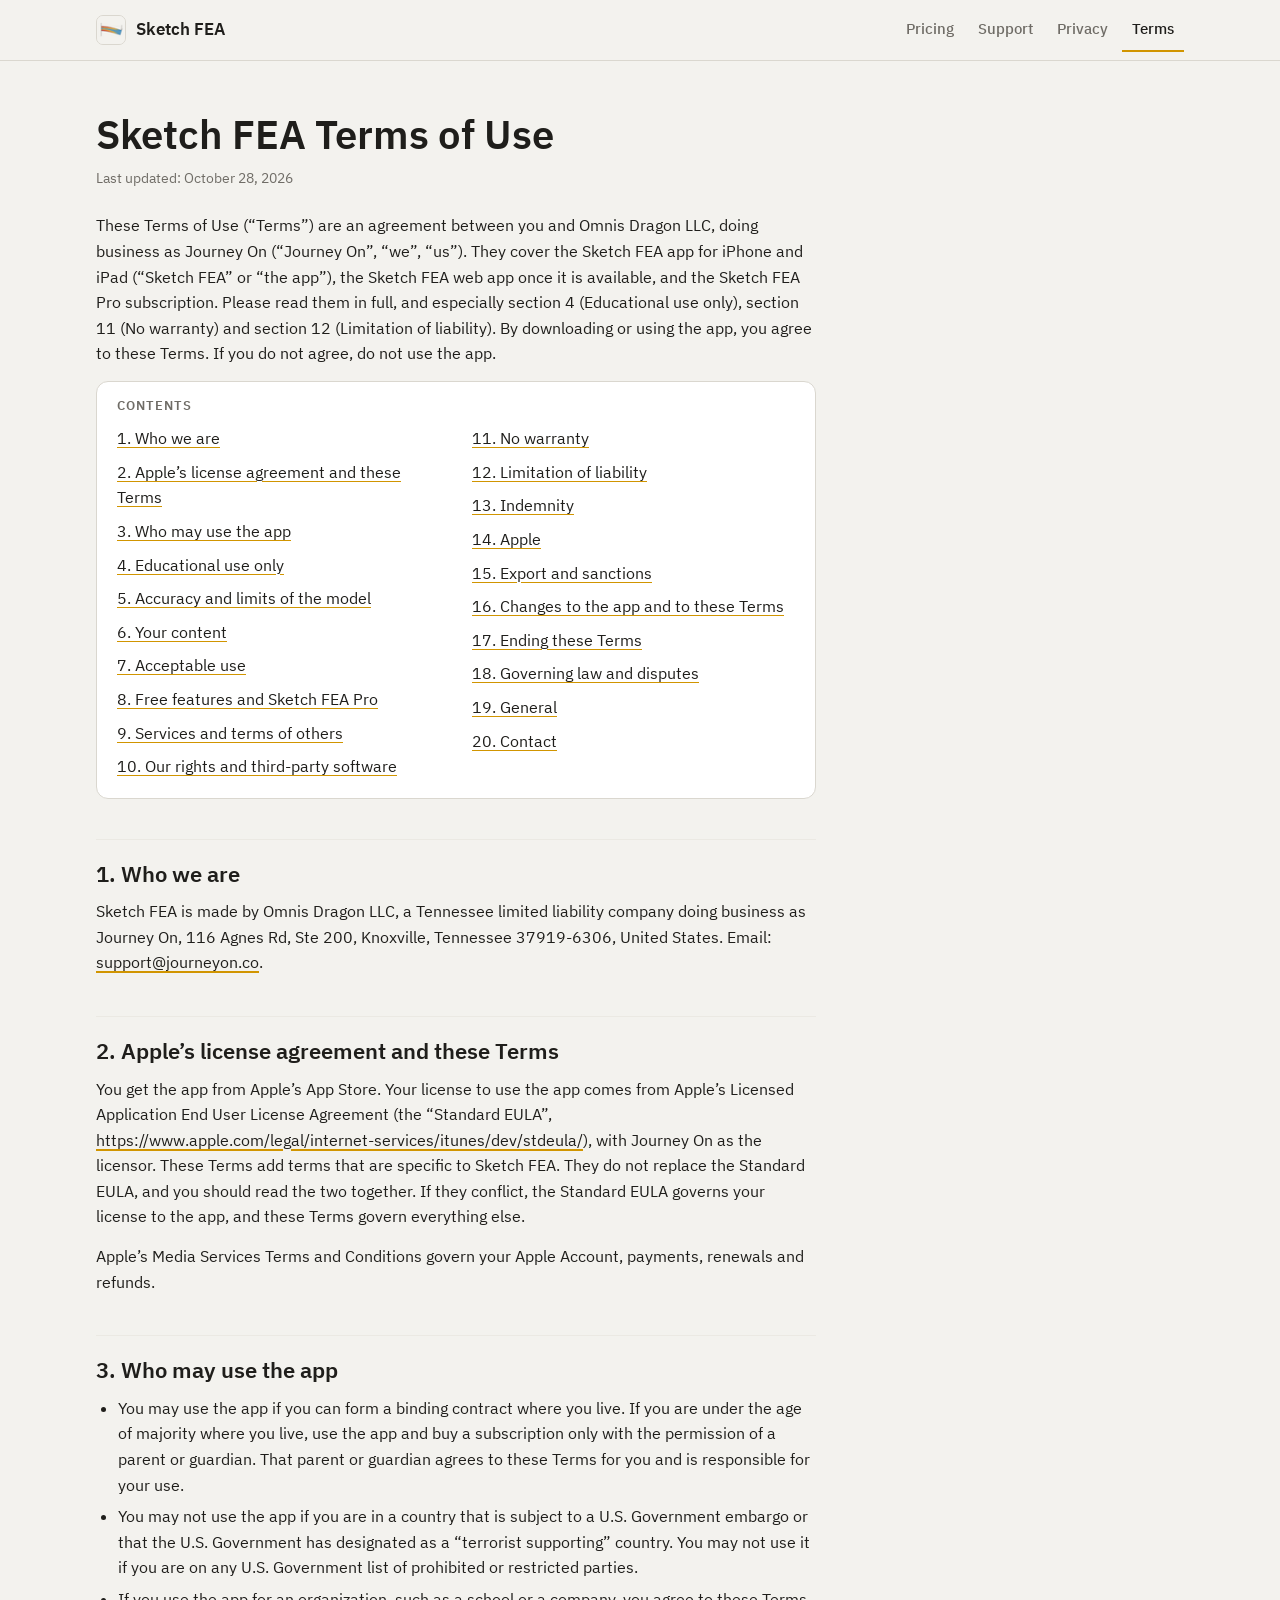
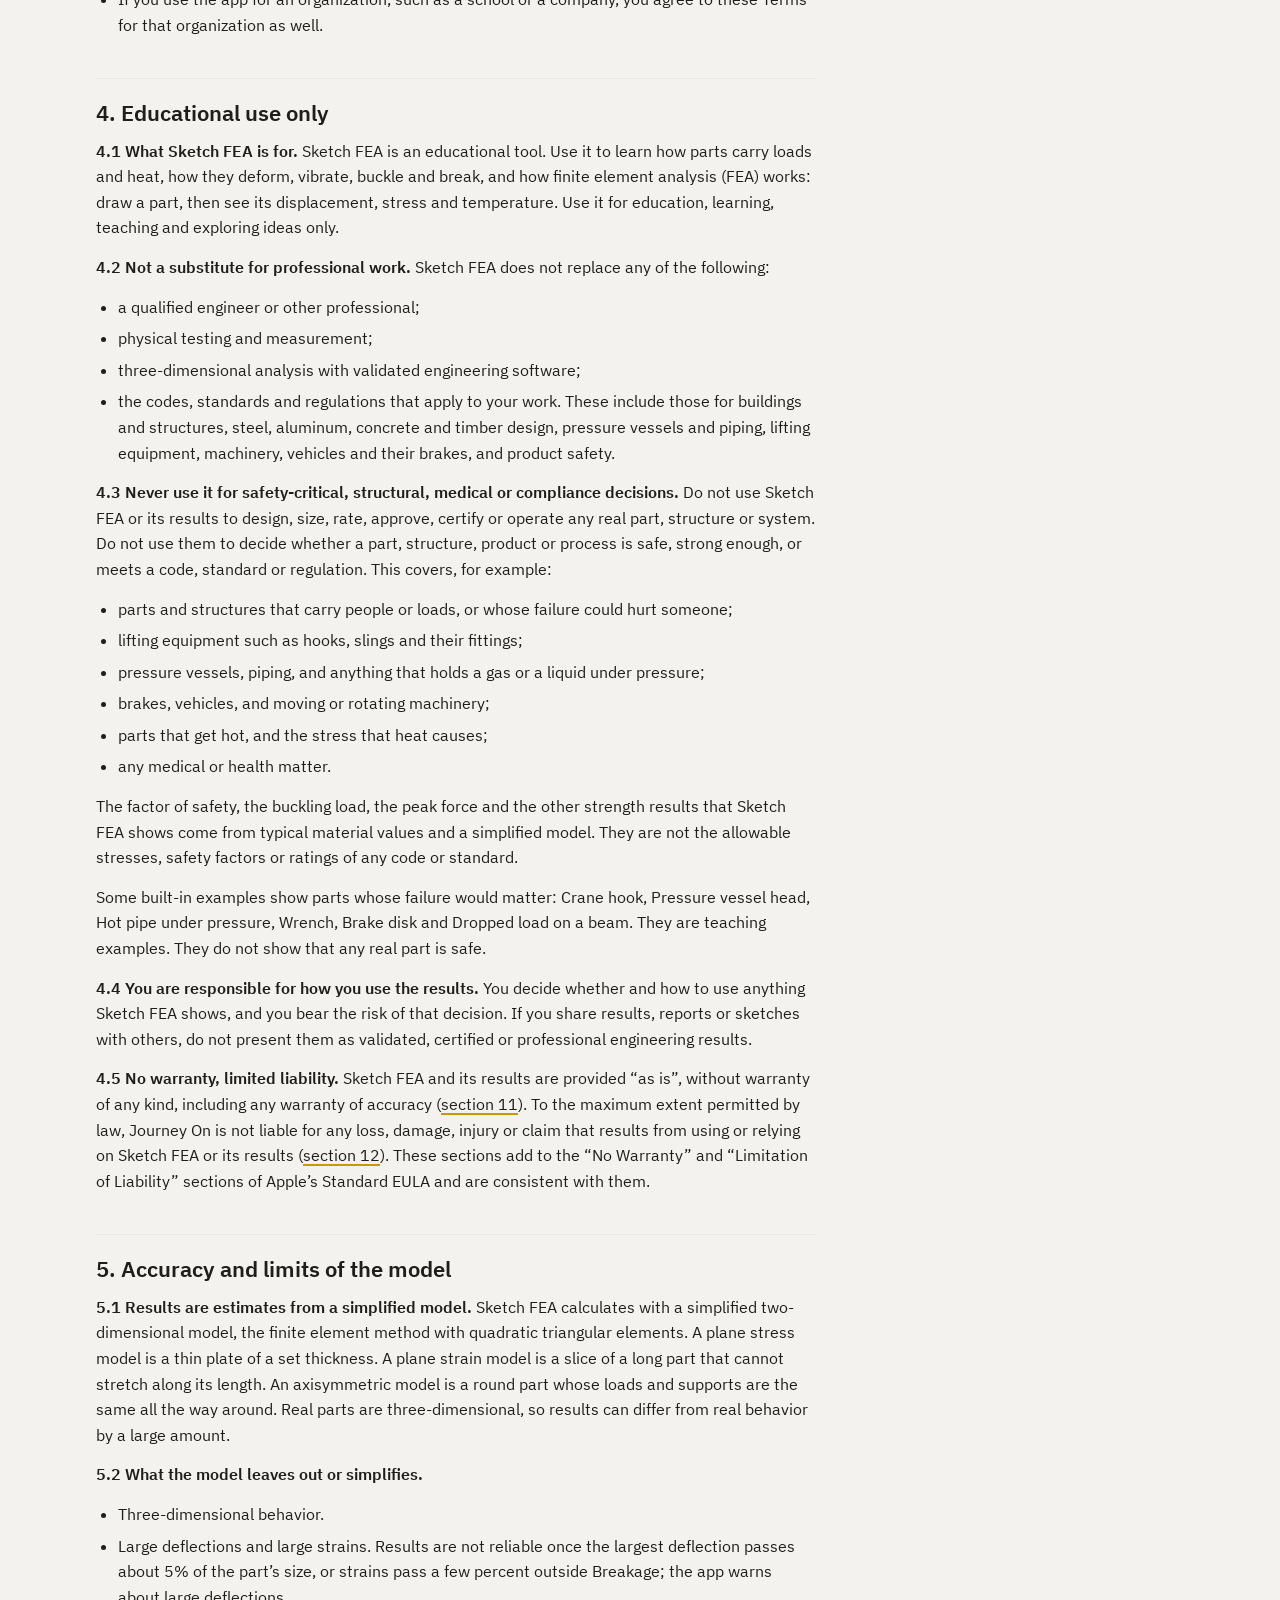
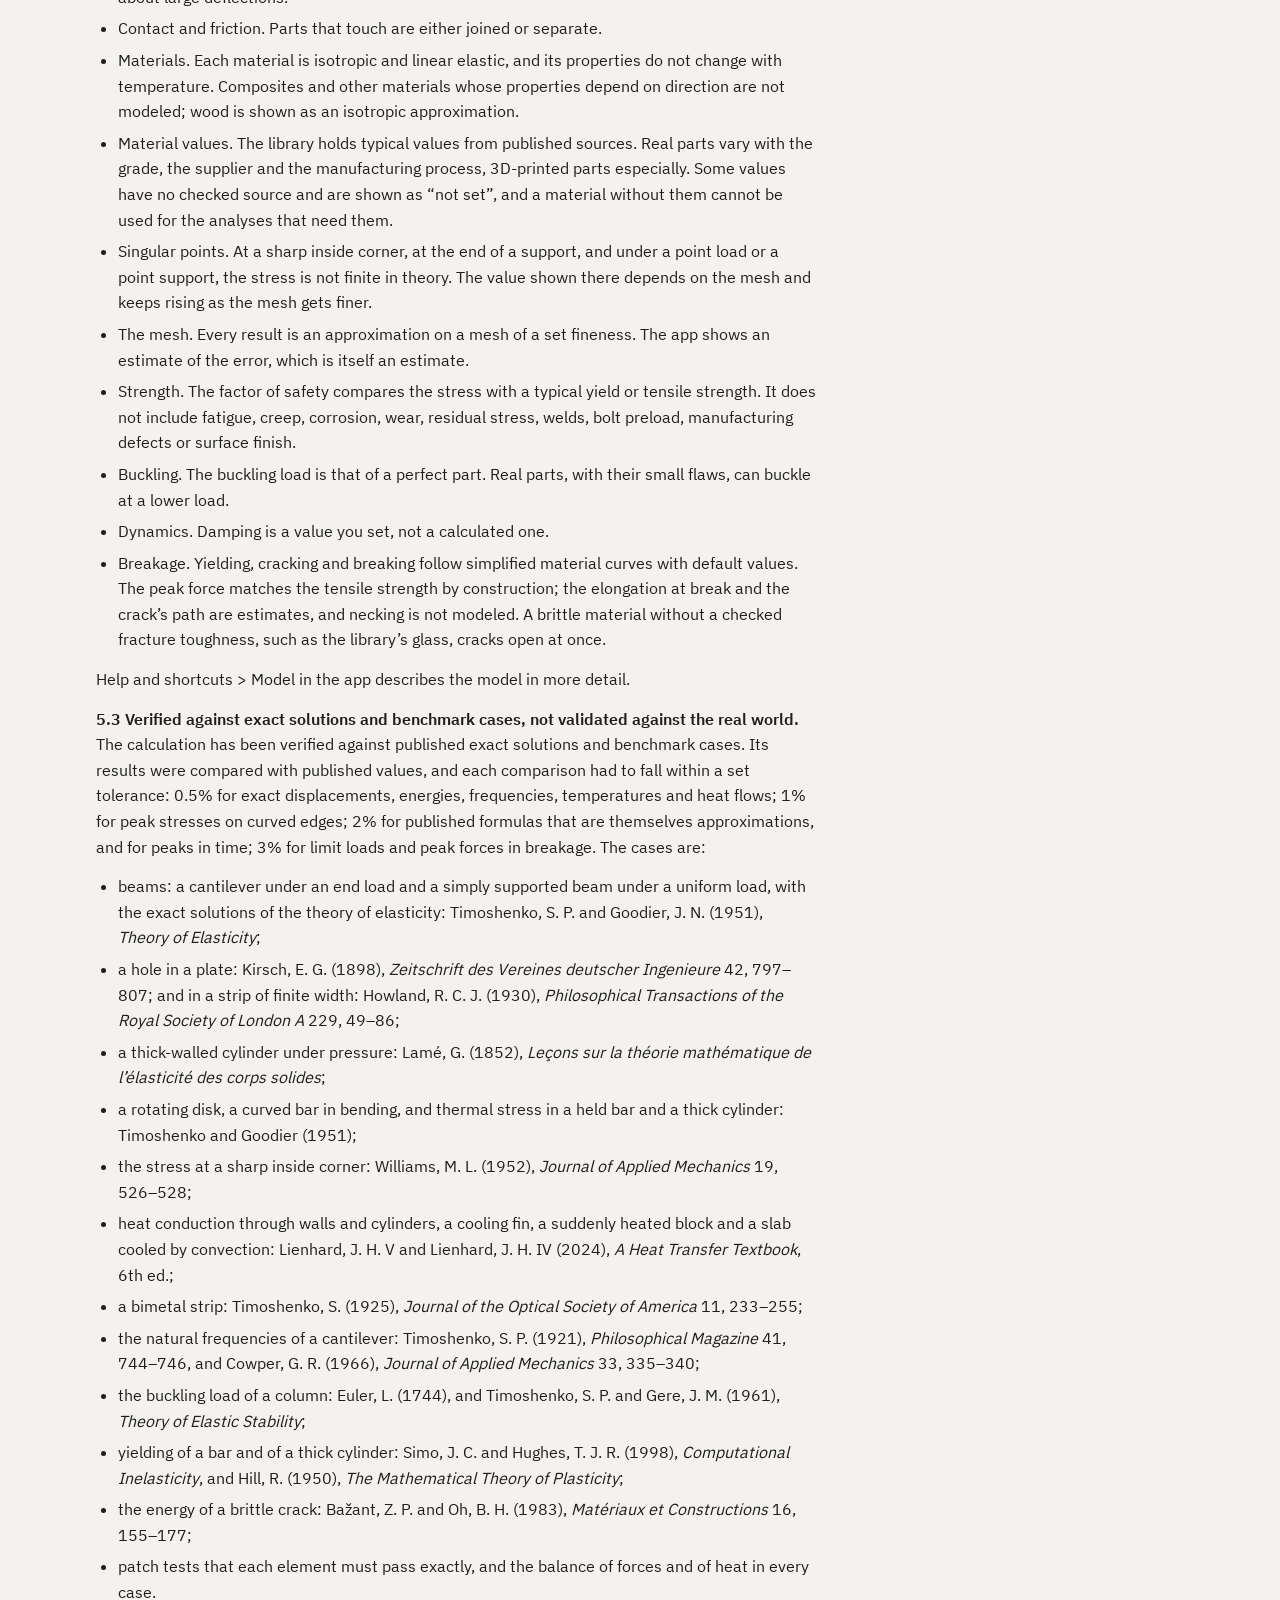
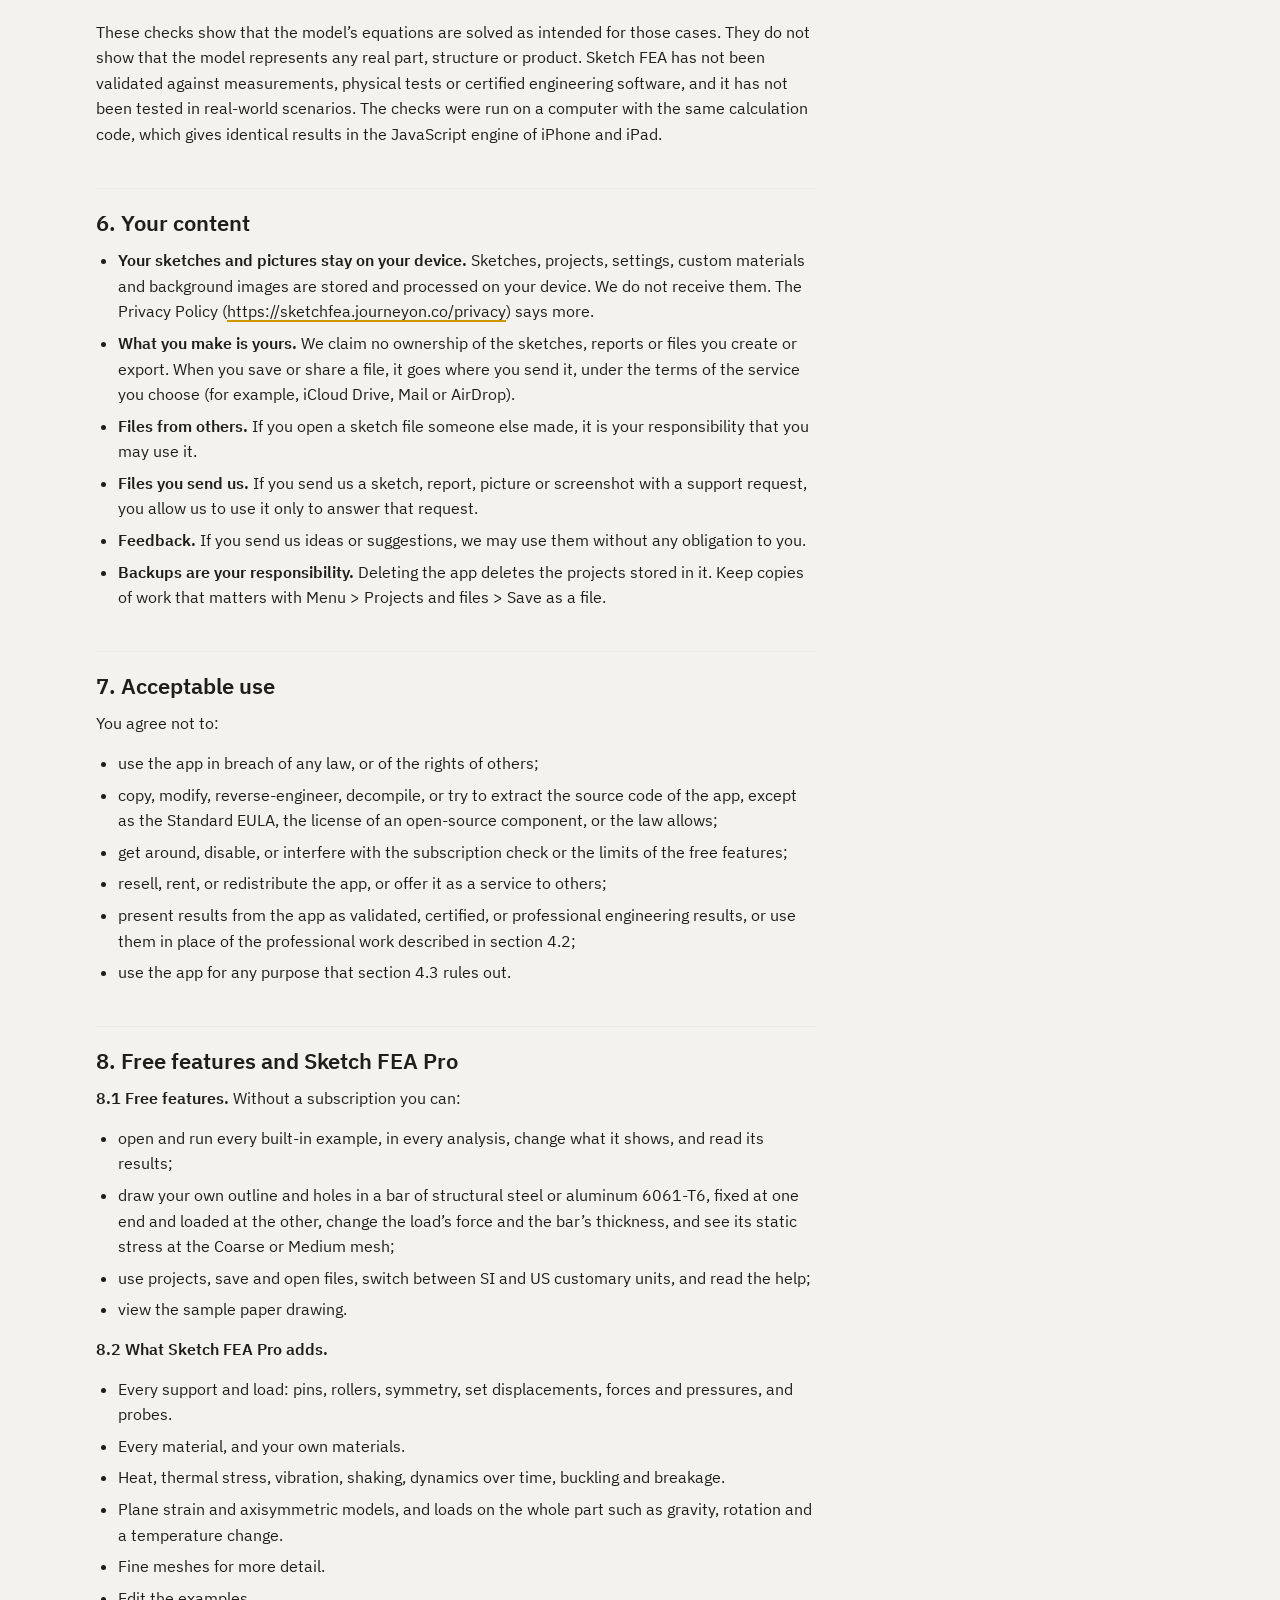
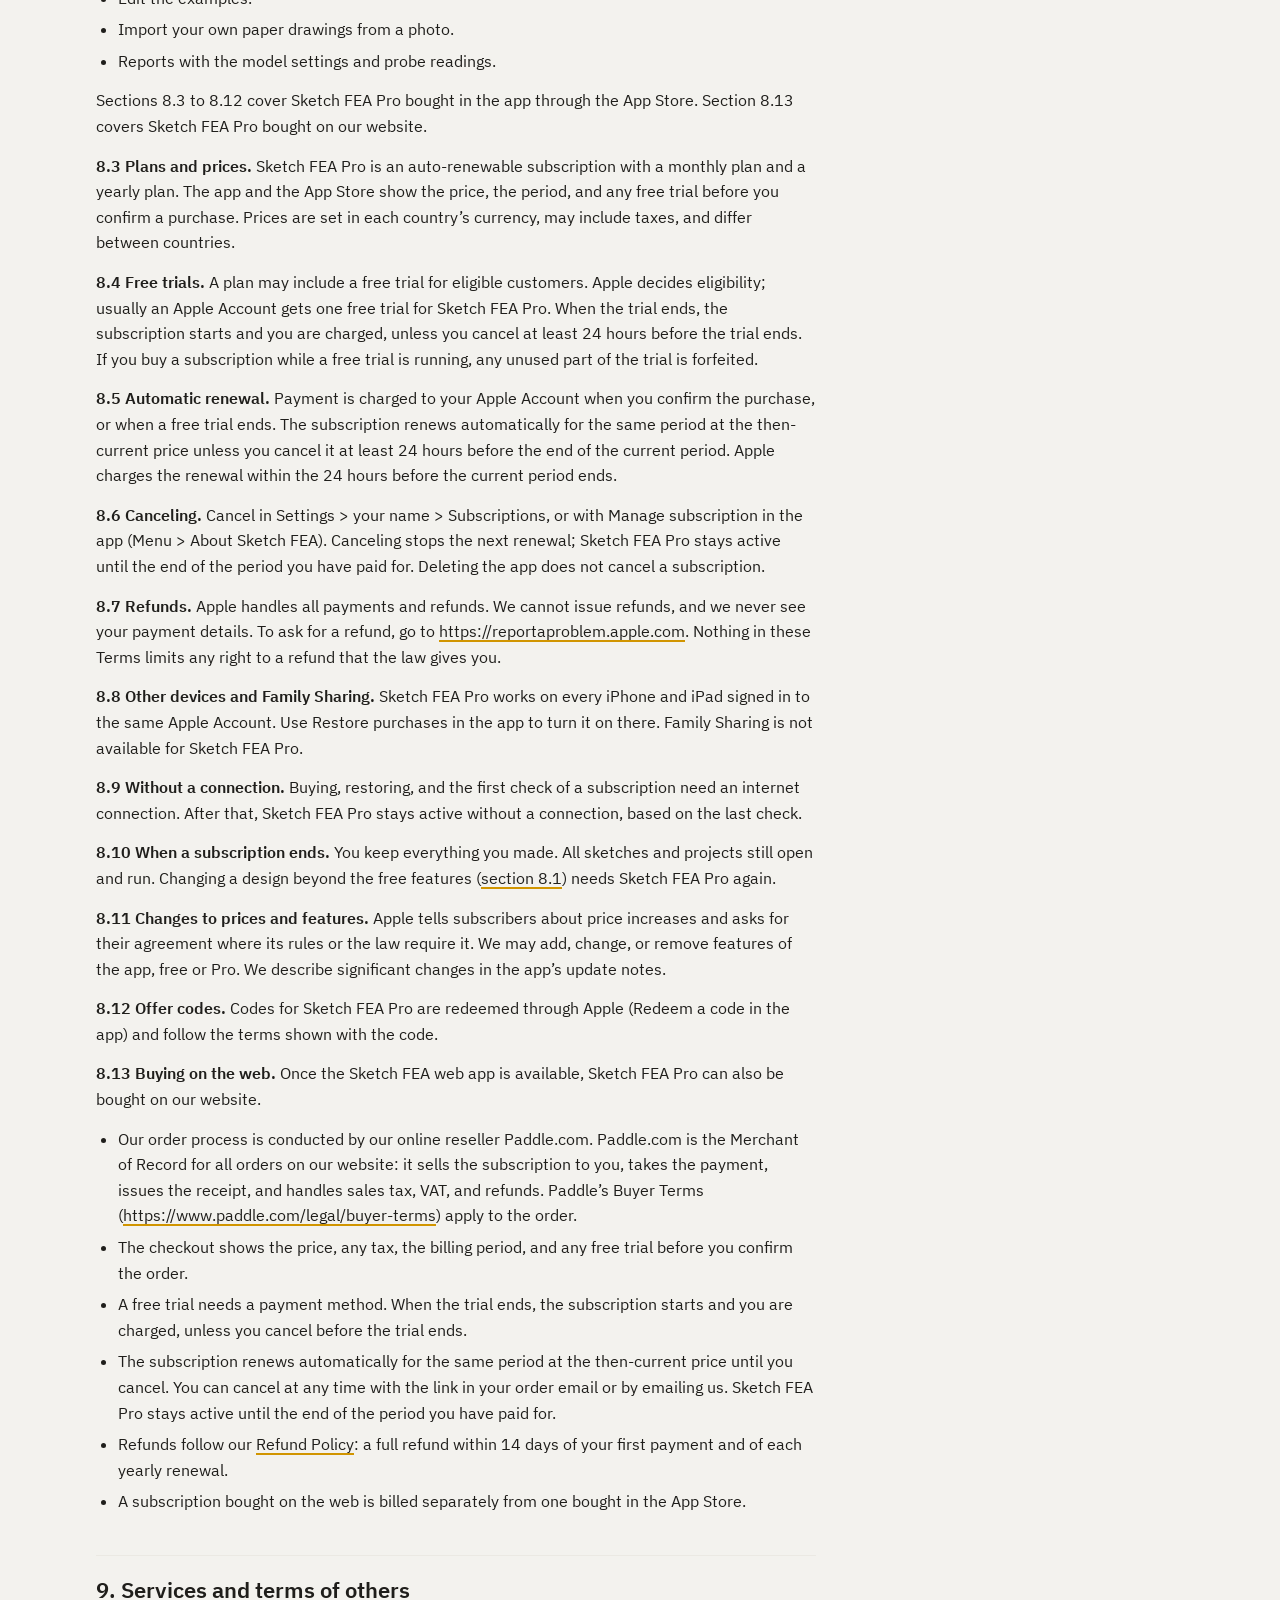
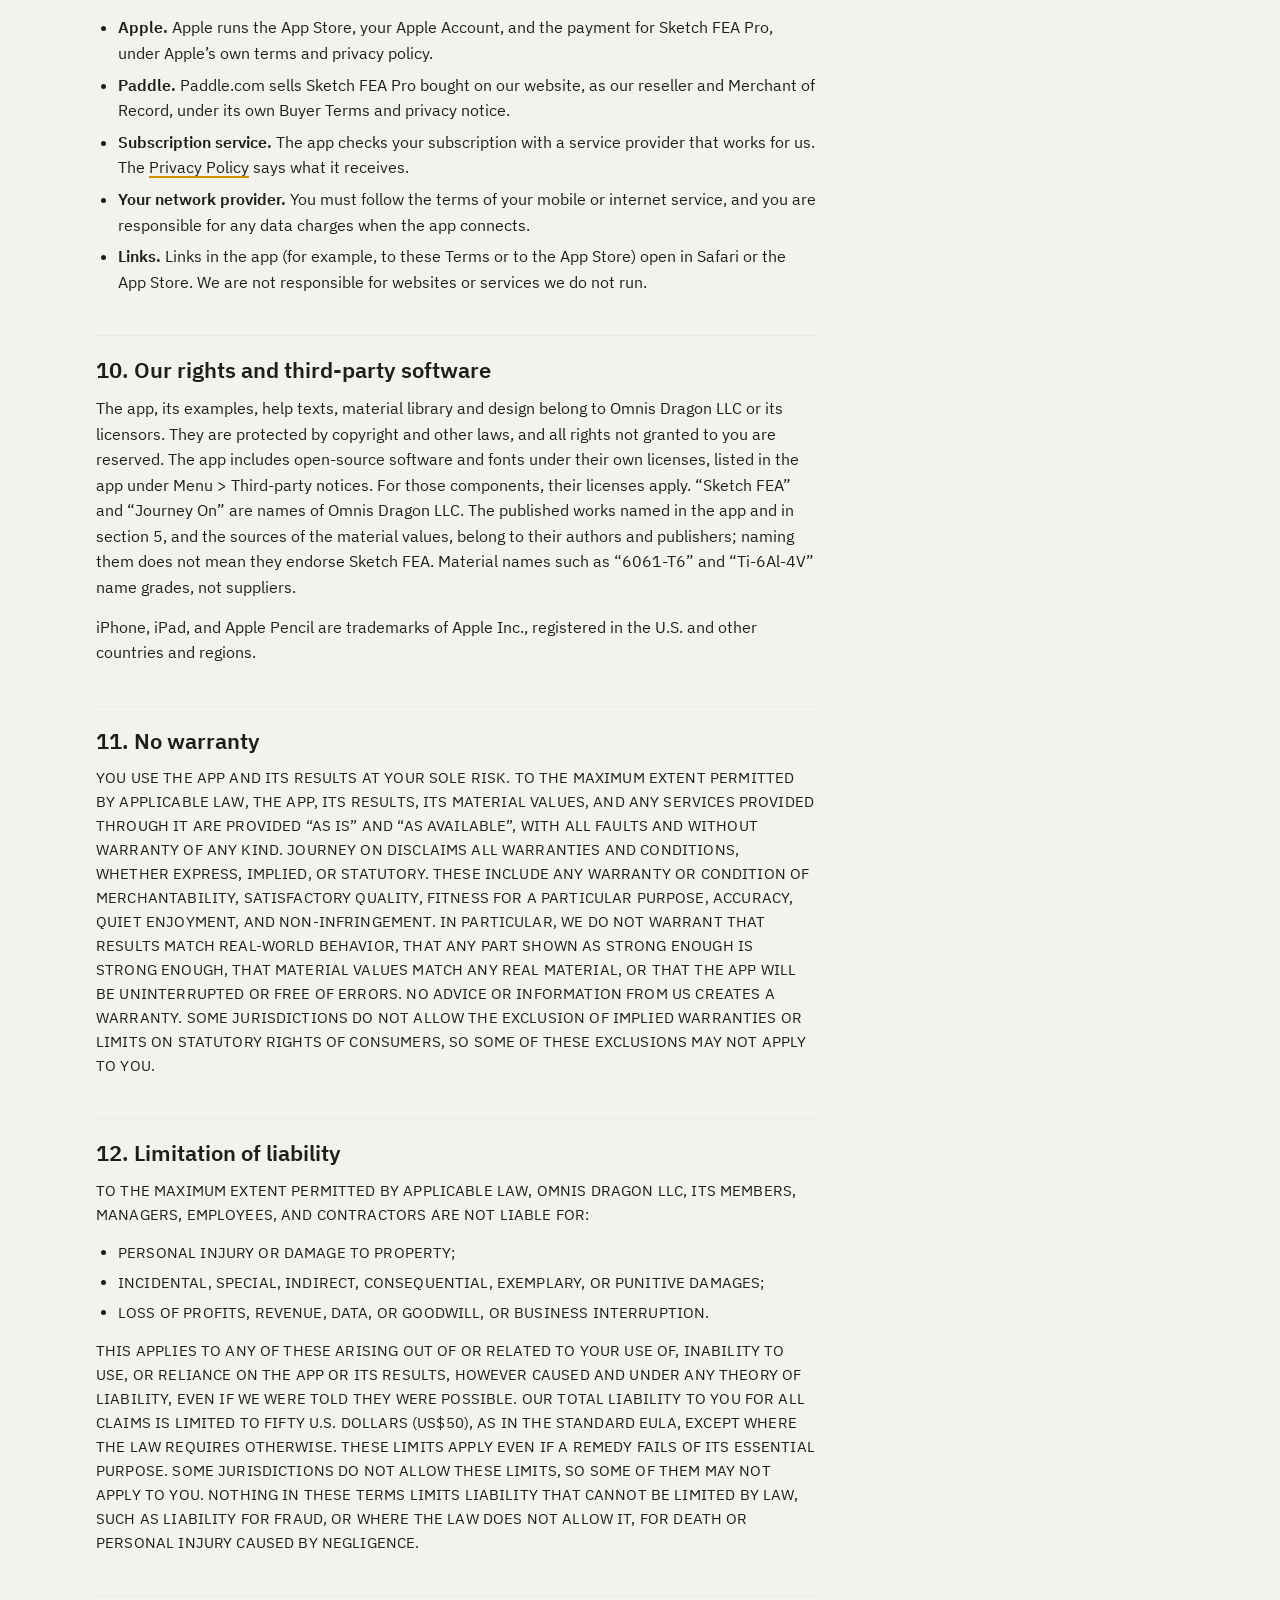
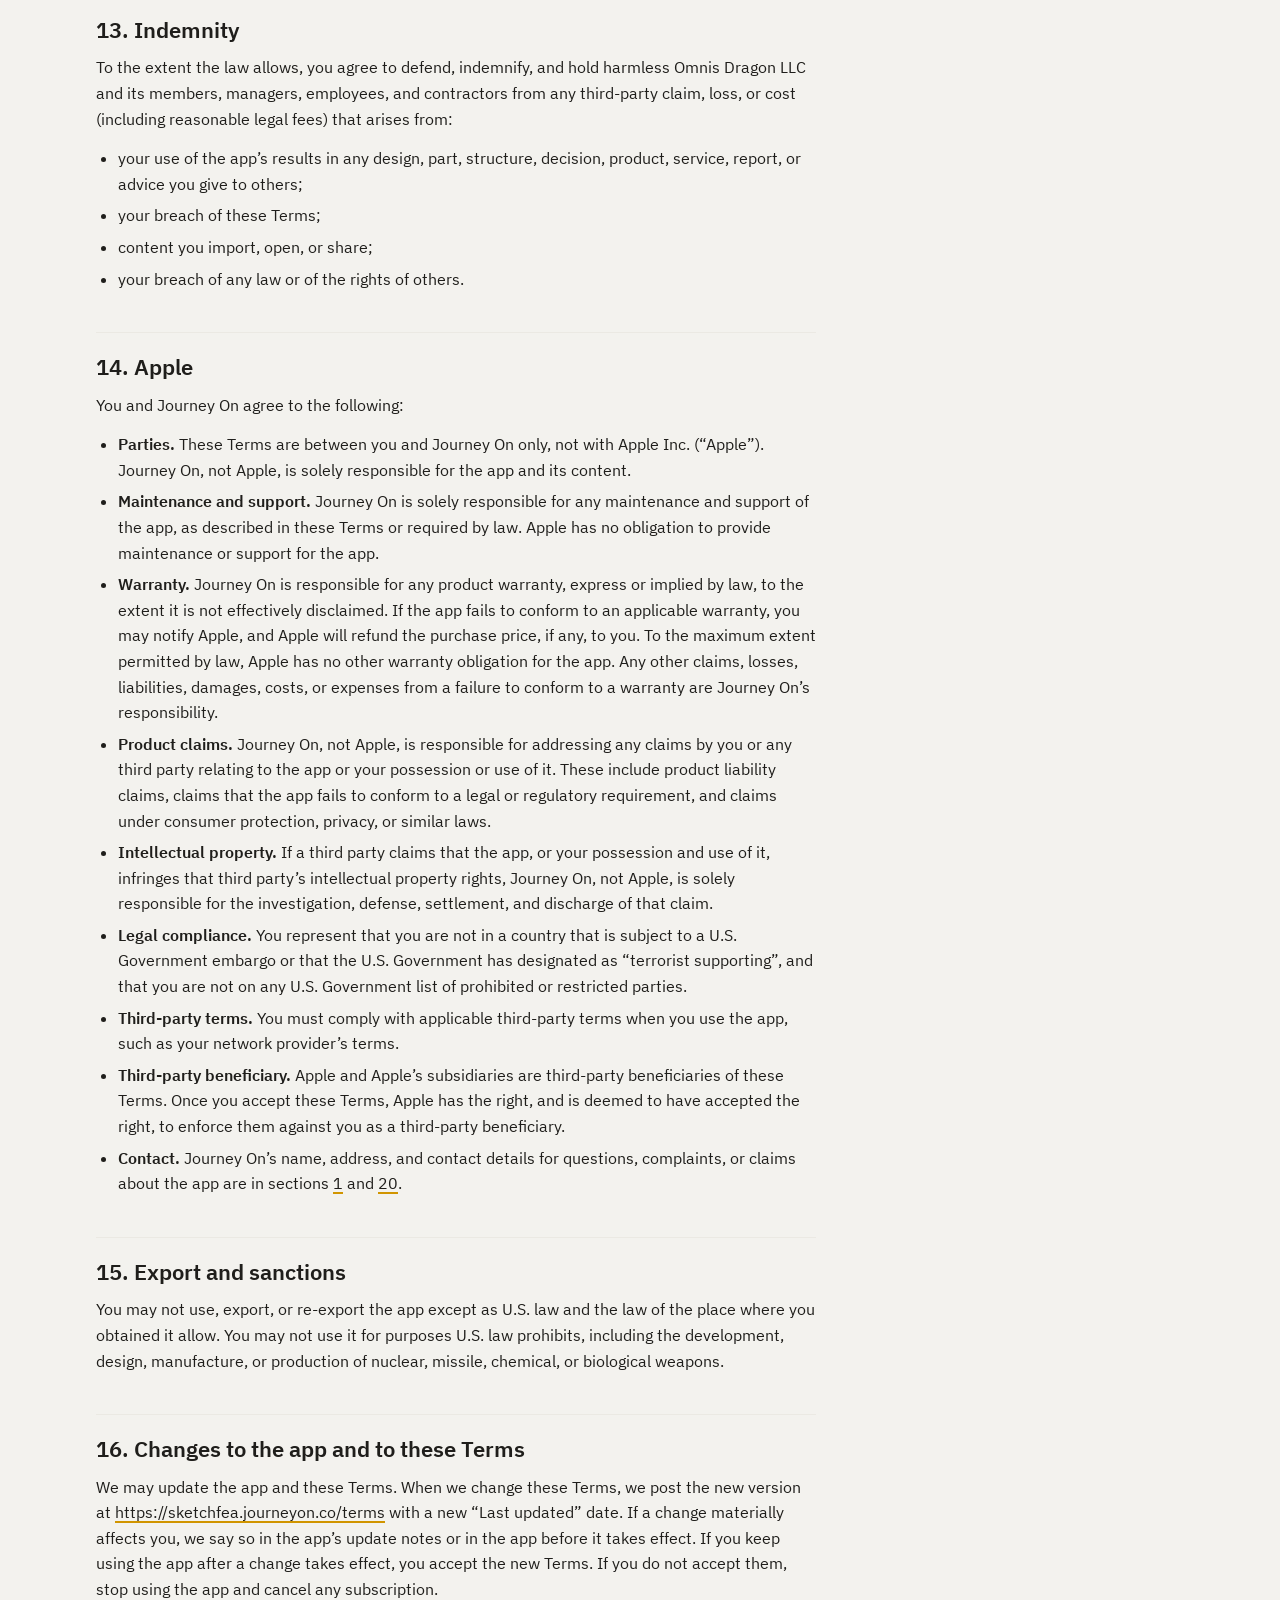
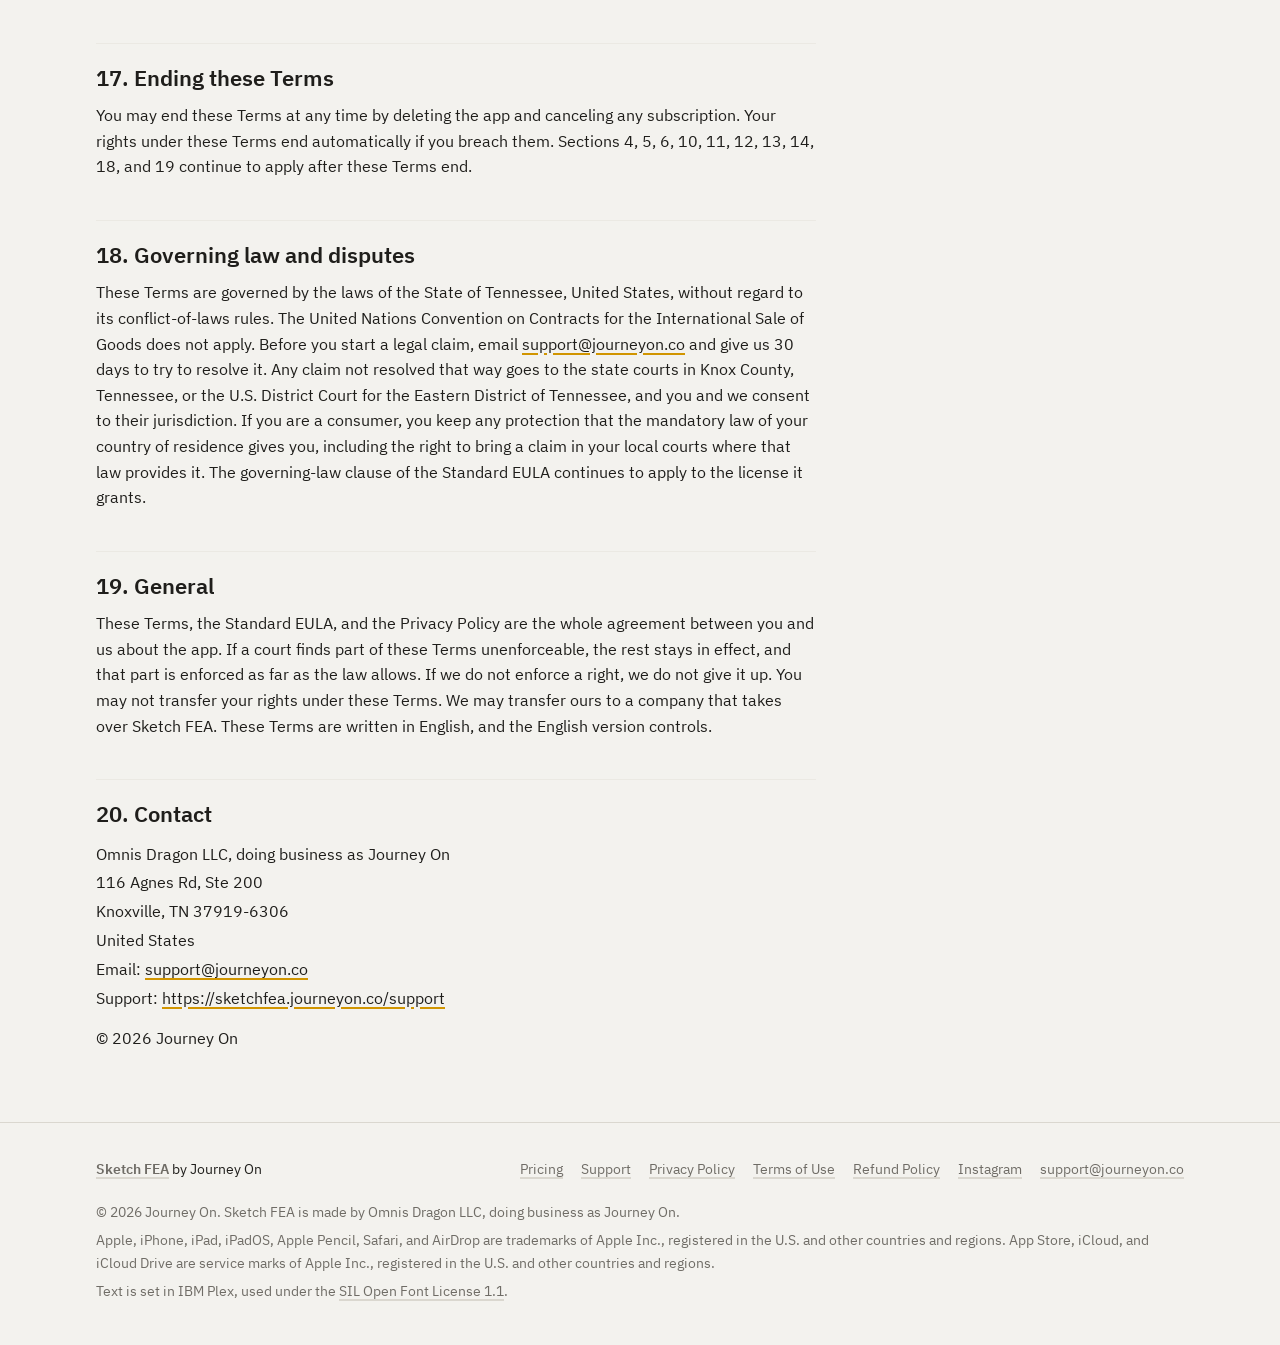
<file: terms/index.html>
<!doctype html>
<html lang="en">
<head>
<meta charset="utf-8">
<meta name="viewport" content="width=device-width, initial-scale=1">
<meta http-equiv="Content-Security-Policy" content="default-src 'none'; script-src 'self'; style-src 'self'; font-src 'self'; img-src 'self'; media-src 'self'; base-uri 'none'; form-action 'none'">
<meta name="color-scheme" content="dark light">
<meta name="theme-color" content="#141413" media="(prefers-color-scheme: dark)">
<meta name="theme-color" content="#f3f2ee" media="(prefers-color-scheme: light)">
<title>Sketch FEA Terms of Use</title>
<meta name="description" content="The Sketch FEA Terms of Use: educational use, the limits of the model, Sketch FEA Pro, and your rights.">
<link rel="canonical" href="https://sketchfea.journeyon.co/terms/">
<link rel="icon" type="image/png" sizes="32x32" href="../assets/favicon-32.png">
<link rel="apple-touch-icon" href="../assets/apple-touch-icon.png">
<link rel="stylesheet" href="../assets/site.css">
</head>
<body>
<a class="skip" href="#main">Skip to content</a>

<header class="site-head">
  <div class="wrap">
    <a class="brand" href="../"><img src="../assets/favicon-32.png" srcset="../assets/favicon-32.png 1x, ../assets/brand-96.png 3x" width="30" height="30" alt=""><span>Sketch FEA</span></a>
    <nav class="site-nav" aria-label="Main">
      <ul>
        <li><a href="../pricing/">Pricing</a></li>
        <li><a href="../support/">Support</a></li>
        <li><a href="../privacy/">Privacy</a></li>
        <li><a href="../terms/" aria-current="page">Terms</a></li>
      </ul>
    </nav>
  </div>
</header>

<main id="main" tabindex="-1">
  <div class="wrap">
    <article class="prose">
      <h1 class="page-title">Sketch FEA Terms of Use</h1>
      <p class="updated">Last updated: October 28, 2026</p>

      <p>These Terms of Use (“Terms”) are an agreement between you and Omnis Dragon LLC, doing business as Journey On (“Journey On”, “we”, “us”). They cover the Sketch FEA app for iPhone and iPad (“Sketch FEA” or “the app”), the Sketch FEA web app once it is available, and the Sketch FEA Pro subscription. Please read them in full, and especially section 4 (Educational use only), section 11 (No warranty) and section 12 (Limitation of liability). By downloading or using the app, you agree to these Terms. If you do not agree, do not use the app.</p>

      <nav class="toc" aria-labelledby="toc-title">
        <h2 id="toc-title">Contents</h2>
        <ol>
          <li><a href="#who-we-are">1. Who we are</a></li>
          <li><a href="#apple-eula">2. Apple’s license agreement and these Terms</a></li>
          <li><a href="#who-may-use">3. Who may use the app</a></li>
          <li><a href="#educational-use">4. Educational use only</a></li>
          <li><a href="#accuracy">5. Accuracy and limits of the model</a></li>
          <li><a href="#your-content">6. Your content</a></li>
          <li><a href="#acceptable-use">7. Acceptable use</a></li>
          <li><a href="#pro">8. Free features and Sketch FEA Pro</a></li>
          <li><a href="#others">9. Services and terms of others</a></li>
          <li><a href="#rights">10. Our rights and third-party software</a></li>
          <li><a href="#no-warranty">11. No warranty</a></li>
          <li><a href="#liability">12. Limitation of liability</a></li>
          <li><a href="#indemnity">13. Indemnity</a></li>
          <li><a href="#apple">14. Apple</a></li>
          <li><a href="#export">15. Export and sanctions</a></li>
          <li><a href="#changes">16. Changes to the app and to these Terms</a></li>
          <li><a href="#ending">17. Ending these Terms</a></li>
          <li><a href="#governing-law">18. Governing law and disputes</a></li>
          <li><a href="#general">19. General</a></li>
          <li><a href="#contact">20. Contact</a></li>
        </ol>
      </nav>

      <h2 id="who-we-are">1. Who we are</h2>
      <p>Sketch FEA is made by Omnis Dragon LLC, a Tennessee limited liability company doing business as Journey On, 116 Agnes Rd, Ste 200, Knoxville, Tennessee 37919-6306, United States. Email: <a href="mailto:support@journeyon.co">support@journeyon.co</a>.</p>

      <h2 id="apple-eula">2. Apple’s license agreement and these Terms</h2>
      <p>You get the app from Apple’s App Store. Your license to use the app comes from Apple’s Licensed Application End User License Agreement (the “Standard EULA”, <a href="https://www.apple.com/legal/internet-services/itunes/dev/stdeula/">https://www.apple.com/legal/internet-services/itunes/dev/stdeula/</a>), with Journey On as the licensor. These Terms add terms that are specific to Sketch FEA. They do not replace the Standard EULA, and you should read the two together. If they conflict, the Standard EULA governs your license to the app, and these Terms govern everything else.</p>
      <p>Apple’s Media Services Terms and Conditions govern your Apple Account, payments, renewals and refunds.</p>

      <h2 id="who-may-use">3. Who may use the app</h2>
      <ul>
        <li>You may use the app if you can form a binding contract where you live. If you are under the age of majority where you live, use the app and buy a subscription only with the permission of a parent or guardian. That parent or guardian agrees to these Terms for you and is responsible for your use.</li>
        <li>You may not use the app if you are in a country that is subject to a U.S. Government embargo or that the U.S. Government has designated as a “terrorist supporting” country. You may not use it if you are on any U.S. Government list of prohibited or restricted parties.</li>
        <li>If you use the app for an organization, such as a school or a company, you agree to these Terms for that organization as well.</li>
      </ul>

      <h2 id="educational-use">4. Educational use only</h2>
      <p><strong>4.1 What Sketch FEA is for.</strong> Sketch FEA is an educational tool. Use it to learn how parts carry loads and heat, how they deform, vibrate, buckle and break, and how finite element analysis (FEA) works: draw a part, then see its displacement, stress and temperature. Use it for education, learning, teaching and exploring ideas only.</p>
      <p><strong>4.2 Not a substitute for professional work.</strong> Sketch FEA does not replace any of the following:</p>
      <ul>
        <li>a qualified engineer or other professional;</li>
        <li>physical testing and measurement;</li>
        <li>three-dimensional analysis with validated engineering software;</li>
        <li>the codes, standards and regulations that apply to your work. These include those for buildings and structures, steel, aluminum, concrete and timber design, pressure vessels and piping, lifting equipment, machinery, vehicles and their brakes, and product safety.</li>
      </ul>
      <p><strong>4.3 Never use it for safety-critical, structural, medical or compliance decisions.</strong> Do not use Sketch FEA or its results to design, size, rate, approve, certify or operate any real part, structure or system. Do not use them to decide whether a part, structure, product or process is safe, strong enough, or meets a code, standard or regulation. This covers, for example:</p>
      <ul>
        <li>parts and structures that carry people or loads, or whose failure could hurt someone;</li>
        <li>lifting equipment such as hooks, slings and their fittings;</li>
        <li>pressure vessels, piping, and anything that holds a gas or a liquid under pressure;</li>
        <li>brakes, vehicles, and moving or rotating machinery;</li>
        <li>parts that get hot, and the stress that heat causes;</li>
        <li>any medical or health matter.</li>
      </ul>
      <p>The factor of safety, the buckling load, the peak force and the other strength results that Sketch FEA shows come from typical material values and a simplified model. They are not the allowable stresses, safety factors or ratings of any code or standard.</p>
      <p>Some built-in examples show parts whose failure would matter: Crane hook, Pressure vessel head, Hot pipe under pressure, Wrench, Brake disk and Dropped load on a beam. They are teaching examples. They do not show that any real part is safe.</p>
      <p><strong>4.4 You are responsible for how you use the results.</strong> You decide whether and how to use anything Sketch FEA shows, and you bear the risk of that decision. If you share results, reports or sketches with others, do not present them as validated, certified or professional engineering results.</p>
      <p><strong>4.5 No warranty, limited liability.</strong> Sketch FEA and its results are provided “as is”, without warranty of any kind, including any warranty of accuracy (<a href="#no-warranty">section 11</a>). To the maximum extent permitted by law, Journey On is not liable for any loss, damage, injury or claim that results from using or relying on Sketch FEA or its results (<a href="#liability">section 12</a>). These sections add to the “No Warranty” and “Limitation of Liability” sections of Apple’s Standard EULA and are consistent with them.</p>

      <h2 id="accuracy">5. Accuracy and limits of the model</h2>
      <p><strong>5.1 Results are estimates from a simplified model.</strong> Sketch FEA calculates with a simplified two-dimensional model, the finite element method with quadratic triangular elements. A plane stress model is a thin plate of a set thickness. A plane strain model is a slice of a long part that cannot stretch along its length. An axisymmetric model is a round part whose loads and supports are the same all the way around. Real parts are three-dimensional, so results can differ from real behavior by a large amount.</p>
      <p><strong>5.2 What the model leaves out or simplifies.</strong></p>
      <ul>
        <li>Three-dimensional behavior.</li>
        <li>Large deflections and large strains. Results are not reliable once the largest deflection passes about 5% of the part’s size, or strains pass a few percent outside Breakage; the app warns about large deflections.</li>
        <li>Contact and friction. Parts that touch are either joined or separate.</li>
        <li>Materials. Each material is isotropic and linear elastic, and its properties do not change with temperature. Composites and other materials whose properties depend on direction are not modeled; wood is shown as an isotropic approximation.</li>
        <li>Material values. The library holds typical values from published sources. Real parts vary with the grade, the supplier and the manufacturing process, 3D-printed parts especially. Some values have no checked source and are shown as “not set”, and a material without them cannot be used for the analyses that need them.</li>
        <li>Singular points. At a sharp inside corner, at the end of a support, and under a point load or a point support, the stress is not finite in theory. The value shown there depends on the mesh and keeps rising as the mesh gets finer.</li>
        <li>The mesh. Every result is an approximation on a mesh of a set fineness. The app shows an estimate of the error, which is itself an estimate.</li>
        <li>Strength. The factor of safety compares the stress with a typical yield or tensile strength. It does not include fatigue, creep, corrosion, wear, residual stress, welds, bolt preload, manufacturing defects or surface finish.</li>
        <li>Buckling. The buckling load is that of a perfect part. Real parts, with their small flaws, can buckle at a lower load.</li>
        <li>Dynamics. Damping is a value you set, not a calculated one.</li>
        <li>Breakage. Yielding, cracking and breaking follow simplified material curves with default values. The peak force matches the tensile strength by construction; the elongation at break and the crack’s path are estimates, and necking is not modeled. A brittle material without a checked fracture toughness, such as the library’s glass, cracks open at once.</li>
      </ul>
      <p>Help and shortcuts &gt; Model in the app describes the model in more detail.</p>
      <p><strong>5.3 Verified against exact solutions and benchmark cases, not validated against the real world.</strong> The calculation has been verified against published exact solutions and benchmark cases. Its results were compared with published values, and each comparison had to fall within a set tolerance: 0.5% for exact displacements, energies, frequencies, temperatures and heat flows; 1% for peak stresses on curved edges; 2% for published formulas that are themselves approximations, and for peaks in time; 3% for limit loads and peak forces in breakage. The cases are:</p>
      <ul>
        <li>beams: a cantilever under an end load and a simply supported beam under a uniform load, with the exact solutions of the theory of elasticity: Timoshenko, S. P. and Goodier, J. N. (1951), <cite>Theory of Elasticity</cite>;</li>
        <li>a hole in a plate: Kirsch, E. G. (1898), <cite>Zeitschrift des Vereines deutscher Ingenieure</cite> 42, 797–807; and in a strip of finite width: Howland, R. C. J. (1930), <cite>Philosophical Transactions of the Royal Society of London A</cite> 229, 49–86;</li>
        <li>a thick-walled cylinder under pressure: Lamé, G. (1852), <cite>Leçons sur la théorie mathématique de l’élasticité des corps solides</cite>;</li>
        <li>a rotating disk, a curved bar in bending, and thermal stress in a held bar and a thick cylinder: Timoshenko and Goodier (1951);</li>
        <li>the stress at a sharp inside corner: Williams, M. L. (1952), <cite>Journal of Applied Mechanics</cite> 19, 526–528;</li>
        <li>heat conduction through walls and cylinders, a cooling fin, a suddenly heated block and a slab cooled by convection: Lienhard, J. H. V and Lienhard, J. H. IV (2024), <cite>A Heat Transfer Textbook</cite>, 6th ed.;</li>
        <li>a bimetal strip: Timoshenko, S. (1925), <cite>Journal of the Optical Society of America</cite> 11, 233–255;</li>
        <li>the natural frequencies of a cantilever: Timoshenko, S. P. (1921), <cite>Philosophical Magazine</cite> 41, 744–746, and Cowper, G. R. (1966), <cite>Journal of Applied Mechanics</cite> 33, 335–340;</li>
        <li>the buckling load of a column: Euler, L. (1744), and Timoshenko, S. P. and Gere, J. M. (1961), <cite>Theory of Elastic Stability</cite>;</li>
        <li>yielding of a bar and of a thick cylinder: Simo, J. C. and Hughes, T. J. R. (1998), <cite>Computational Inelasticity</cite>, and Hill, R. (1950), <cite>The Mathematical Theory of Plasticity</cite>;</li>
        <li>the energy of a brittle crack: Bažant, Z. P. and Oh, B. H. (1983), <cite>Matériaux et Constructions</cite> 16, 155–177;</li>
        <li>patch tests that each element must pass exactly, and the balance of forces and of heat in every case.</li>
      </ul>
      <p>These checks show that the model’s equations are solved as intended for those cases. They do not show that the model represents any real part, structure or product. Sketch FEA has not been validated against measurements, physical tests or certified engineering software, and it has not been tested in real-world scenarios. The checks were run on a computer with the same calculation code, which gives identical results in the JavaScript engine of iPhone and iPad.</p>

      <h2 id="your-content">6. Your content</h2>
      <ul>
        <li><strong>Your sketches and pictures stay on your device.</strong> Sketches, projects, settings, custom materials and background images are stored and processed on your device. We do not receive them. The Privacy Policy (<a href="../privacy/">https://sketchfea.journeyon.co/privacy</a>) says more.</li>
        <li><strong>What you make is yours.</strong> We claim no ownership of the sketches, reports or files you create or export. When you save or share a file, it goes where you send it, under the terms of the service you choose (for example, iCloud Drive, Mail or AirDrop).</li>
        <li><strong>Files from others.</strong> If you open a sketch file someone else made, it is your responsibility that you may use it.</li>
        <li><strong>Files you send us.</strong> If you send us a sketch, report, picture or screenshot with a support request, you allow us to use it only to answer that request.</li>
        <li><strong>Feedback.</strong> If you send us ideas or suggestions, we may use them without any obligation to you.</li>
        <li><strong>Backups are your responsibility.</strong> Deleting the app deletes the projects stored in it. Keep copies of work that matters with Menu &gt; Projects and files &gt; Save as a file.</li>
      </ul>

      <h2 id="acceptable-use">7. Acceptable use</h2>
      <p>You agree not to:</p>
      <ul>
        <li>use the app in breach of any law, or of the rights of others;</li>
        <li>copy, modify, reverse-engineer, decompile, or try to extract the source code of the app, except as the Standard EULA, the license of an open-source component, or the law allows;</li>
        <li>get around, disable, or interfere with the subscription check or the limits of the free features;</li>
        <li>resell, rent, or redistribute the app, or offer it as a service to others;</li>
        <li>present results from the app as validated, certified, or professional engineering results, or use them in place of the professional work described in section 4.2;</li>
        <li>use the app for any purpose that section 4.3 rules out.</li>
      </ul>

      <h2 id="pro">8. Free features and Sketch FEA Pro</h2>
      <p><strong>8.1 Free features.</strong> Without a subscription you can:</p>
      <ul>
        <li>open and run every built-in example, in every analysis, change what it shows, and read its results;</li>
        <li>draw your own outline and holes in a bar of structural steel or aluminum 6061-T6, fixed at one end and loaded at the other, change the load’s force and the bar’s thickness, and see its static stress at the Coarse or Medium mesh;</li>
        <li>use projects, save and open files, switch between SI and US customary units, and read the help;</li>
        <li>view the sample paper drawing.</li>
      </ul>
      <p><strong>8.2 What Sketch FEA Pro adds.</strong></p>
      <ul>
        <li>Every support and load: pins, rollers, symmetry, set displacements, forces and pressures, and probes.</li>
        <li>Every material, and your own materials.</li>
        <li>Heat, thermal stress, vibration, shaking, dynamics over time, buckling and breakage.</li>
        <li>Plane strain and axisymmetric models, and loads on the whole part such as gravity, rotation and a temperature change.</li>
        <li>Fine meshes for more detail.</li>
        <li>Edit the examples.</li>
        <li>Import your own paper drawings from a photo.</li>
        <li>Reports with the model settings and probe readings.</li>
      </ul>
      <p>Sections 8.3 to 8.12 cover Sketch FEA Pro bought in the app through the App Store. Section 8.13 covers Sketch FEA Pro bought on our website.</p>
      <p><strong>8.3 Plans and prices.</strong> Sketch FEA Pro is an auto-renewable subscription with a monthly plan and a yearly plan. The app and the App Store show the price, the period, and any free trial before you confirm a purchase. Prices are set in each country’s currency, may include taxes, and differ between countries.</p>
      <p><strong>8.4 Free trials.</strong> A plan may include a free trial for eligible customers. Apple decides eligibility; usually an Apple Account gets one free trial for Sketch FEA Pro. When the trial ends, the subscription starts and you are charged, unless you cancel at least 24 hours before the trial ends. If you buy a subscription while a free trial is running, any unused part of the trial is forfeited.</p>
      <p><strong>8.5 Automatic renewal.</strong> Payment is charged to your Apple Account when you confirm the purchase, or when a free trial ends. The subscription renews automatically for the same period at the then-current price unless you cancel it at least 24 hours before the end of the current period. Apple charges the renewal within the 24 hours before the current period ends.</p>
      <p><strong>8.6 Canceling.</strong> Cancel in Settings &gt; your name &gt; Subscriptions, or with Manage subscription in the app (Menu &gt; About Sketch FEA). Canceling stops the next renewal; Sketch FEA Pro stays active until the end of the period you have paid for. Deleting the app does not cancel a subscription.</p>
      <p><strong>8.7 Refunds.</strong> Apple handles all payments and refunds. We cannot issue refunds, and we never see your payment details. To ask for a refund, go to <a href="https://reportaproblem.apple.com">https://reportaproblem.apple.com</a>. Nothing in these Terms limits any right to a refund that the law gives you.</p>
      <p><strong>8.8 Other devices and Family Sharing.</strong> Sketch FEA Pro works on every iPhone and iPad signed in to the same Apple Account. Use Restore purchases in the app to turn it on there. Family Sharing is not available for Sketch FEA Pro.</p>
      <p><strong>8.9 Without a connection.</strong> Buying, restoring, and the first check of a subscription need an internet connection. After that, Sketch FEA Pro stays active without a connection, based on the last check.</p>
      <p><strong>8.10 When a subscription ends.</strong> You keep everything you made. All sketches and projects still open and run. Changing a design beyond the free features (<a href="#pro">section 8.1</a>) needs Sketch FEA Pro again.</p>
      <p><strong>8.11 Changes to prices and features.</strong> Apple tells subscribers about price increases and asks for their agreement where its rules or the law require it. We may add, change, or remove features of the app, free or Pro. We describe significant changes in the app’s update notes.</p>
      <p><strong>8.12 Offer codes.</strong> Codes for Sketch FEA Pro are redeemed through Apple (Redeem a code in the app) and follow the terms shown with the code.</p>
      <p><strong>8.13 Buying on the web.</strong> Once the Sketch FEA web app is available, Sketch FEA Pro can also be bought on our website.</p>
      <ul>
        <li>Our order process is conducted by our online reseller Paddle.com. Paddle.com is the Merchant of Record for all orders on our website: it sells the subscription to you, takes the payment, issues the receipt, and handles sales tax, VAT, and refunds. Paddle’s Buyer Terms (<a href="https://www.paddle.com/legal/buyer-terms">https://www.paddle.com/legal/buyer-terms</a>) apply to the order.</li>
        <li>The checkout shows the price, any tax, the billing period, and any free trial before you confirm the order.</li>
        <li>A free trial needs a payment method. When the trial ends, the subscription starts and you are charged, unless you cancel before the trial ends.</li>
        <li>The subscription renews automatically for the same period at the then-current price until you cancel. You can cancel at any time with the link in your order email or by emailing us. Sketch FEA Pro stays active until the end of the period you have paid for.</li>
        <li>Refunds follow our <a href="../refunds/">Refund Policy</a>: a full refund within 14 days of your first payment and of each yearly renewal.</li>
        <li>A subscription bought on the web is billed separately from one bought in the App Store.</li>
      </ul>

      <h2 id="others">9. Services and terms of others</h2>
      <ul>
        <li><strong>Apple.</strong> Apple runs the App Store, your Apple Account, and the payment for Sketch FEA Pro, under Apple’s own terms and privacy policy.</li>
        <li><strong>Paddle.</strong> Paddle.com sells Sketch FEA Pro bought on our website, as our reseller and Merchant of Record, under its own Buyer Terms and privacy notice.</li>
        <li><strong>Subscription service.</strong> The app checks your subscription with a service provider that works for us. The <a href="../privacy/#purchases">Privacy Policy</a> says what it receives.</li>
        <li><strong>Your network provider.</strong> You must follow the terms of your mobile or internet service, and you are responsible for any data charges when the app connects.</li>
        <li><strong>Links.</strong> Links in the app (for example, to these Terms or to the App Store) open in Safari or the App Store. We are not responsible for websites or services we do not run.</li>
      </ul>

      <h2 id="rights">10. Our rights and third-party software</h2>
      <p>The app, its examples, help texts, material library and design belong to Omnis Dragon LLC or its licensors. They are protected by copyright and other laws, and all rights not granted to you are reserved. The app includes open-source software and fonts under their own licenses, listed in the app under Menu &gt; Third-party notices. For those components, their licenses apply. “Sketch FEA” and “Journey On” are names of Omnis Dragon LLC. The published works named in the app and in section 5, and the sources of the material values, belong to their authors and publishers; naming them does not mean they endorse Sketch FEA. Material names such as “6061-T6” and “Ti-6Al-4V” name grades, not suppliers.</p>
      <p>iPhone, iPad, and Apple Pencil are trademarks of Apple Inc., registered in the U.S. and other countries and regions.</p>

      <h2 id="no-warranty">11. No warranty</h2>
      <p class="caps">You use the app and its results at your sole risk. To the maximum extent permitted by applicable law, the app, its results, its material values, and any services provided through it are provided “as is” and “as available”, with all faults and without warranty of any kind. Journey On disclaims all warranties and conditions, whether express, implied, or statutory. These include any warranty or condition of merchantability, satisfactory quality, fitness for a particular purpose, accuracy, quiet enjoyment, and non-infringement. In particular, we do not warrant that results match real-world behavior, that any part shown as strong enough is strong enough, that material values match any real material, or that the app will be uninterrupted or free of errors. No advice or information from us creates a warranty. Some jurisdictions do not allow the exclusion of implied warranties or limits on statutory rights of consumers, so some of these exclusions may not apply to you.</p>

      <h2 id="liability">12. Limitation of liability</h2>
      <p class="caps">To the maximum extent permitted by applicable law, Omnis Dragon LLC, its members, managers, employees, and contractors are not liable for:</p>
      <ul class="caps">
        <li>personal injury or damage to property;</li>
        <li>incidental, special, indirect, consequential, exemplary, or punitive damages;</li>
        <li>loss of profits, revenue, data, or goodwill, or business interruption.</li>
      </ul>
      <p class="caps">This applies to any of these arising out of or related to your use of, inability to use, or reliance on the app or its results, however caused and under any theory of liability, even if we were told they were possible. Our total liability to you for all claims is limited to fifty U.S. dollars (US$50), as in the Standard EULA, except where the law requires otherwise. These limits apply even if a remedy fails of its essential purpose. Some jurisdictions do not allow these limits, so some of them may not apply to you. Nothing in these Terms limits liability that cannot be limited by law, such as liability for fraud, or where the law does not allow it, for death or personal injury caused by negligence.</p>

      <h2 id="indemnity">13. Indemnity</h2>
      <p>To the extent the law allows, you agree to defend, indemnify, and hold harmless Omnis Dragon LLC and its members, managers, employees, and contractors from any third-party claim, loss, or cost (including reasonable legal fees) that arises from:</p>
      <ul>
        <li>your use of the app’s results in any design, part, structure, decision, product, service, report, or advice you give to others;</li>
        <li>your breach of these Terms;</li>
        <li>content you import, open, or share;</li>
        <li>your breach of any law or of the rights of others.</li>
      </ul>

      <h2 id="apple">14. Apple</h2>
      <p>You and Journey On agree to the following:</p>
      <ul>
        <li><strong>Parties.</strong> These Terms are between you and Journey On only, not with Apple Inc. (“Apple”). Journey On, not Apple, is solely responsible for the app and its content.</li>
        <li><strong>Maintenance and support.</strong> Journey On is solely responsible for any maintenance and support of the app, as described in these Terms or required by law. Apple has no obligation to provide maintenance or support for the app.</li>
        <li><strong>Warranty.</strong> Journey On is responsible for any product warranty, express or implied by law, to the extent it is not effectively disclaimed. If the app fails to conform to an applicable warranty, you may notify Apple, and Apple will refund the purchase price, if any, to you. To the maximum extent permitted by law, Apple has no other warranty obligation for the app. Any other claims, losses, liabilities, damages, costs, or expenses from a failure to conform to a warranty are Journey On’s responsibility.</li>
        <li><strong>Product claims.</strong> Journey On, not Apple, is responsible for addressing any claims by you or any third party relating to the app or your possession or use of it. These include product liability claims, claims that the app fails to conform to a legal or regulatory requirement, and claims under consumer protection, privacy, or similar laws.</li>
        <li><strong>Intellectual property.</strong> If a third party claims that the app, or your possession and use of it, infringes that third party’s intellectual property rights, Journey On, not Apple, is solely responsible for the investigation, defense, settlement, and discharge of that claim.</li>
        <li><strong>Legal compliance.</strong> You represent that you are not in a country that is subject to a U.S. Government embargo or that the U.S. Government has designated as “terrorist supporting”, and that you are not on any U.S. Government list of prohibited or restricted parties.</li>
        <li><strong>Third-party terms.</strong> You must comply with applicable third-party terms when you use the app, such as your network provider’s terms.</li>
        <li><strong>Third-party beneficiary.</strong> Apple and Apple’s subsidiaries are third-party beneficiaries of these Terms. Once you accept these Terms, Apple has the right, and is deemed to have accepted the right, to enforce them against you as a third-party beneficiary.</li>
        <li><strong>Contact.</strong> Journey On’s name, address, and contact details for questions, complaints, or claims about the app are in sections <a href="#who-we-are">1</a> and <a href="#contact">20</a>.</li>
      </ul>

      <h2 id="export">15. Export and sanctions</h2>
      <p>You may not use, export, or re-export the app except as U.S. law and the law of the place where you obtained it allow. You may not use it for purposes U.S. law prohibits, including the development, design, manufacture, or production of nuclear, missile, chemical, or biological weapons.</p>

      <h2 id="changes">16. Changes to the app and to these Terms</h2>
      <p>We may update the app and these Terms. When we change these Terms, we post the new version at <a href="../terms/">https://sketchfea.journeyon.co/terms</a> with a new “Last updated” date. If a change materially affects you, we say so in the app’s update notes or in the app before it takes effect. If you keep using the app after a change takes effect, you accept the new Terms. If you do not accept them, stop using the app and cancel any subscription.</p>

      <h2 id="ending">17. Ending these Terms</h2>
      <p>You may end these Terms at any time by deleting the app and canceling any subscription. Your rights under these Terms end automatically if you breach them. Sections 4, 5, 6, 10, 11, 12, 13, 14, 18, and 19 continue to apply after these Terms end.</p>

      <h2 id="governing-law">18. Governing law and disputes</h2>
      <p>These Terms are governed by the laws of the State of Tennessee, United States, without regard to its conflict-of-laws rules. The United Nations Convention on Contracts for the International Sale of Goods does not apply. Before you start a legal claim, email <a href="mailto:support@journeyon.co">support@journeyon.co</a> and give us 30 days to try to resolve it. Any claim not resolved that way goes to the state courts in Knox County, Tennessee, or the U.S. District Court for the Eastern District of Tennessee, and you and we consent to their jurisdiction. If you are a consumer, you keep any protection that the mandatory law of your country of residence gives you, including the right to bring a claim in your local courts where that law provides it. The governing-law clause of the Standard EULA continues to apply to the license it grants.</p>

      <h2 id="general">19. General</h2>
      <p>These Terms, the Standard EULA, and the Privacy Policy are the whole agreement between you and us about the app. If a court finds part of these Terms unenforceable, the rest stays in effect, and that part is enforced as far as the law allows. If we do not enforce a right, we do not give it up. You may not transfer your rights under these Terms. We may transfer ours to a company that takes over Sketch FEA. These Terms are written in English, and the English version controls.</p>

      <h2 id="contact">20. Contact</h2>
      <address class="address">
        Omnis Dragon LLC, doing business as Journey On<br>
        116 Agnes Rd, Ste 200<br>
        Knoxville, TN 37919-6306<br>
        United States<br>
        Email: <a href="mailto:support@journeyon.co">support@journeyon.co</a><br>
        Support: <a href="../support/">https://sketchfea.journeyon.co/support</a>
      </address>
      <p>© 2026 Journey On</p>
    </article>
  </div>
</main>

<footer class="site-foot">
  <div class="wrap">
    <div class="foot-top">
      <p class="foot-brand"><a href="../"><strong>Sketch FEA</strong></a> by Journey On</p>
      <nav aria-label="Footer">
        <ul class="foot-links">
          <li><a href="../pricing/">Pricing</a></li>
          <li><a href="../support/">Support</a></li>
          <li><a href="../privacy/">Privacy Policy</a></li>
          <li><a href="../terms/">Terms of Use</a></li>
          <li><a href="../refunds/">Refund Policy</a></li>
          <li><a href="https://www.instagram.com/journeyon_co/">Instagram</a></li>
          <li><a href="mailto:support@journeyon.co">support@journeyon.co</a></li>
        </ul>
      </nav>
    </div>
    <p>© 2026 Journey On. Sketch FEA is made by Omnis Dragon LLC, doing business as Journey On.</p>
    <p>Apple, iPhone, iPad, iPadOS, Apple Pencil, Safari, and AirDrop are trademarks of Apple Inc., registered in the U.S. and other countries and regions. App Store, iCloud, and iCloud Drive are service marks of Apple Inc., registered in the U.S. and other countries and regions.</p>
    <p>Text is set in IBM Plex, used under the <a href="../fonts/LICENSE.txt">SIL Open Font License 1.1</a>.</p>
  </div>
</footer>
</body>
</html>
</file>
<file: assets/site.css>
/* Sketch FEA website. Colors, radii, fonts and shadows are the app's design tokens; tints are color-mix() of tokens.
   Dark is the default, as in the app; light follows prefers-color-scheme. */

@font-face {
  font-family: 'IBM Plex Sans';
  font-style: normal;
  font-weight: 400;
  font-display: swap;
  src: url('../fonts/IBMPlexSans-Regular.woff2') format('woff2');
}
@font-face {
  font-family: 'IBM Plex Sans';
  font-style: normal;
  font-weight: 500;
  font-display: swap;
  src: url('../fonts/IBMPlexSans-Medium.woff2') format('woff2');
}
@font-face {
  font-family: 'IBM Plex Sans';
  font-style: normal;
  font-weight: 600;
  font-display: swap;
  src: url('../fonts/IBMPlexSans-SemiBold.woff2') format('woff2');
}
@font-face {
  font-family: 'IBM Plex Mono';
  font-style: normal;
  font-weight: 400;
  font-display: swap;
  src: url('../fonts/IBMPlexMono-Regular.woff2') format('woff2');
}
@font-face {
  font-family: 'IBM Plex Mono';
  font-style: normal;
  font-weight: 500;
  font-display: swap;
  src: url('../fonts/IBMPlexMono-Medium.woff2') format('woff2');
}

:root {
  --bg: #141413;
  --panel: #1c1c1b;
  --panel2: #232321;
  --fg: #e8e6e1;
  --muted: #9b9890;
  --line: #35332e;
  --line2: #2a2926;
  --accent: #f0b323;
  --accent2: #ffc94a;
  --accent-fg: #141413;
  --canvas: #1a1a19;
  --shadow: 0 6px 24px rgba(0, 0, 0, .5);
  --shadow-sm: 0 2px 10px rgba(0, 0, 0, .45);
  --label: var(--accent); /* small headings: amber on dark, ink on light (amber on light is under 4.5:1) */
  --font: 'IBM Plex Sans', system-ui, -apple-system, 'Segoe UI', sans-serif;
  --mono: 'IBM Plex Mono', ui-monospace, SFMono-Regular, Menlo, monospace;
  --radius: 6px;
  /* Motion: the app's ease-out cubic, 1 - (1 - k)^3, and its 240 ms */
  --ease-out: cubic-bezier(.33, 1, .68, 1);
  --t-fast: .15s;
  --t: .24s;
  --t-reveal: .48s;
  /* Light on surfaces: the glow behind the hero animation and the app icon, the wash at the top of a band, and the
     light at the top of the cards */
  --glow: color-mix(in srgb, var(--accent) 17%, transparent);
  --glow-band: color-mix(in srgb, var(--accent) 7%, transparent);
  --tint-card: color-mix(in srgb, var(--fg) 5%, transparent);
  --tint-pro: color-mix(in srgb, var(--accent) 15%, transparent);
  --tint-tile: color-mix(in srgb, var(--accent) 9%, transparent);
  color-scheme: dark;
}

@media (prefers-color-scheme: light) {
  :root {
    --bg: #f3f2ee;
    --panel: #ffffff;
    --panel2: #f7f6f2;
    --fg: #1f1e1b;
    --muted: #6f6c66;
    --line: #dad7cf;
    --line2: #ebe9e3;
    --accent: #d19500;
    --accent2: #a87700;
    --accent-fg: #1f1e1b;
    --canvas: #e9e7e1;
    --shadow: 0 6px 24px rgba(30, 28, 20, .12);
    --shadow-sm: 0 2px 8px rgba(30, 28, 20, .10);
    --label: var(--fg);
    --glow: color-mix(in srgb, var(--accent) 10%, transparent);
    --glow-band: transparent;
    --tint-card: transparent;
    --tint-pro: color-mix(in srgb, var(--accent) 11%, transparent);
    --tint-tile: color-mix(in srgb, var(--accent) 8%, transparent);
    color-scheme: light;
  }
}

*,
*::before,
*::after {
  box-sizing: border-box;
}

html {
  -webkit-text-size-adjust: 100%;
  text-size-adjust: 100%;
}

@media (prefers-reduced-motion: no-preference) {
  html {
    scroll-behavior: smooth;
  }
}

body {
  margin: 0;
  background: var(--bg);
  color: var(--fg);
  font-family: var(--font);
  font-size: 16px;
  line-height: 1.6;
  overflow-wrap: break-word;
}

img {
  max-width: 100%;
  height: auto;
}

figure {
  margin: 0;
}

strong,
b {
  font-weight: 600;
}

h1,
h2,
h3 {
  font-weight: 600;
  line-height: 1.25;
  margin: 0;
  text-wrap: balance;
}

h2,
h3,
[id] {
  scroll-margin-top: 16px;
}

p,
ul,
ol {
  margin: 0 0 14px;
}

ul,
ol {
  padding-left: 22px;
}

li {
  margin: 0 0 6px;
}

a {
  color: var(--fg);
  text-decoration: underline;
  text-decoration-color: var(--accent);
  text-decoration-thickness: 2px;
  text-underline-offset: 3px;
  transition: color var(--t-fast) ease, text-decoration-color var(--t-fast) ease;
}

a:hover {
  text-decoration-color: var(--fg);
}

:focus-visible {
  outline: 2px solid var(--accent2);
  outline-offset: 2px;
  border-radius: 3px;
}

code,
.mono {
  font-family: var(--mono);
  font-size: .94em;
}

/* Skip link: off screen until it has focus */
.skip {
  position: absolute;
  left: 16px;
  top: -200px;
  z-index: 90;
  padding: 10px 16px;
  background: var(--panel);
  color: var(--fg);
  border: 1px solid var(--line);
  border-radius: var(--radius);
  box-shadow: var(--shadow);
  font-weight: 600;
}

.skip:focus {
  top: 12px;
}

.wrap {
  max-width: 1120px;
  margin: 0 auto;
  padding: 0 16px;
}

/* Header */
.site-head {
  border-bottom: 1px solid var(--line);
  background: var(--bg);
}

.site-head .wrap {
  display: flex;
  align-items: center;
  justify-content: space-between;
  gap: 12px;
  min-height: 60px;
  flex-wrap: wrap;
}

.brand {
  display: inline-flex;
  align-items: center;
  gap: 10px;
  font-weight: 600;
  font-size: 17px;
  text-decoration: none;
  color: var(--fg);
  min-height: 44px;
}

.brand img {
  width: 30px;
  height: 30px;
  border-radius: 7px;
  border: 1px solid var(--line);
}

.site-nav ul {
  display: flex;
  gap: 4px;
  list-style: none;
  margin: 0;
  padding: 0;
}

.site-nav li {
  margin: 0;
}

.site-nav a {
  display: inline-flex;
  align-items: center;
  min-height: 44px;
  padding: 0 10px;
  color: var(--muted);
  font-weight: 500;
  font-size: 15px;
  text-decoration: none;
  border-bottom: 2px solid transparent;
}

.site-nav a:hover {
  color: var(--fg);
}

.site-nav a[aria-current='page'] {
  color: var(--fg);
  border-bottom-color: var(--accent);
}

/* Main */
main {
  display: block;
  padding: 32px 0 56px;
}

.home main {
  padding: 0;
}

.prose {
  max-width: 720px;
}

.eyebrow {
  margin: 0 0 6px;
  color: var(--muted);
  font-size: 16px;
  font-weight: 500;
}

.page-title {
  font-size: 30px;
  margin-bottom: 8px;
}

.updated {
  color: var(--muted);
  font-size: 14px;
  margin-bottom: 24px;
}

.lead {
  font-size: 19px;
  line-height: 1.5;
}

.muted {
  color: var(--muted);
}

.small {
  font-size: 14px;
}

/* Buttons */
.actions {
  display: flex;
  flex-wrap: wrap;
  align-items: center;
  gap: 12px;
  margin: 26px 0 14px;
}

.actions.center {
  justify-content: center;
}

.btn {
  display: inline-flex;
  align-items: center;
  justify-content: center;
  min-height: 48px;
  padding: 12px 20px;
  border-radius: var(--radius);
  border: 1px solid var(--line);
  background: var(--panel2);
  color: var(--fg);
  font-weight: 600;
  text-decoration: none;
  line-height: 1.2;
}

.btn:hover {
  border-color: var(--muted);
}

.btn.primary {
  background: var(--accent);
  border-color: var(--accent);
  color: var(--accent-fg);
}

.btn.primary:hover {
  box-shadow: var(--shadow-sm);
  text-decoration: underline;
  text-decoration-color: var(--accent-fg);
}

/* Home page: hero */
.hero {
  padding: 36px 0 8px;
}

.hero-grid {
  display: grid;
  gap: 32px;
  align-items: center;
}

.hero h1 {
  font-size: 46px;
  letter-spacing: -.02em;
  line-height: 1.05;
  margin-bottom: 14px;
}

.hero-line {
  text-wrap: balance;
  font-size: 23px;
  font-weight: 500;
  line-height: 1.35;
  margin-bottom: 14px;
}

.hero-sub {
  color: var(--muted);
  font-size: 17px;
  max-width: 34em;
}

.hero-media {
  position: relative;
  aspect-ratio: 4 / 5;
  border-radius: 16px;
  overflow: hidden;
  background: var(--canvas);
  border: 1px solid var(--line);
  box-shadow: var(--shadow);
}

.hero-media picture,
.hero-poster,
.hero-video {
  position: absolute;
  inset: 0;
  display: block;
  width: 100%;
  height: 100%;
  object-fit: cover;
}

/* The browser picks the video once, when the page loads. If the box changes shape later (a phone turned from portrait
   to landscape), the crop stays centered, so the crack across the middle of the plate stays in view. */
.hero-poster,
.hero-video {
  object-position: 50% 50%;
}

/* Safari does not autoplay in Low Power Mode and would draw its start button over the video; the still image under the
   video shows instead. */
.hero-video::-webkit-media-controls-start-playback-button {
  display: none !important;
  -webkit-appearance: none;
}

.hero-video::-webkit-media-controls {
  display: none !important;
}

/* "Pause animation": a real checkbox, visually replaced by the label's box. Checked, the video is hidden and the
   still image under it shows (WCAG 2.2.2). */
.still {
  position: absolute;
  width: 1px;
  height: 1px;
  margin: 0;
  opacity: 0;
  pointer-events: none;
}

.still-label {
  position: absolute;
  right: 12px;
  bottom: 12px;
  z-index: 2;
  display: inline-flex;
  align-items: center;
  gap: 9px;
  min-height: 36px;
  padding: 6px 14px 6px 11px;
  border-radius: 20px;
  border: 1px solid var(--line);
  background: color-mix(in srgb, var(--panel) 92%, transparent);
  color: var(--fg);
  font-size: 14px;
  font-weight: 500;
  box-shadow: var(--shadow-sm);
  cursor: pointer;
  user-select: none;
}

.still-label::before {
  content: '';
  flex: none;
  width: 16px;
  height: 16px;
  border: 1.5px solid var(--muted);
  border-radius: 4px;
  transition: background-color var(--t-fast) ease, border-color var(--t-fast) ease;
}

.still-label::after {
  content: '';
  position: absolute;
  left: 17px;
  top: 50%;
  width: 5px;
  height: 9px;
  margin-top: -6px;
  border: solid var(--accent-fg);
  border-width: 0 2px 2px 0;
  transform: rotate(45deg);
  opacity: 0;
}

.still:checked ~ .still-label::before {
  background: var(--accent);
  border-color: var(--accent);
}

.still:checked ~ .still-label::after {
  opacity: 1;
}

.still:focus-visible ~ .still-label {
  outline: 2px solid var(--accent2);
  outline-offset: 2px;
}

.still-label:hover {
  border-color: var(--muted);
}

.still:checked ~ .loop-video {
  display: none;
}

@media (prefers-reduced-motion: reduce) {
  .loop-video,
  .still,
  .still-label {
    display: none;
  }
}

/* Text for screen readers only */
.vh {
  position: absolute;
  width: 1px;
  height: 1px;
  margin: -1px;
  padding: 0;
  overflow: hidden;
  clip-path: inset(50%);
  white-space: nowrap;
  border: 0;
}

/* Home page: the names of the 29 built-in examples in a row under the hero. It repeats the list in "Learn with 29
   examples", so it is hidden from screen readers. Where scroll timelines exist and motion is allowed, it moves to the
   right while the page scrolls, and stops when the page stops; otherwise it is
   still, with a faded right edge. overflow: clip (not hidden) keeps the band from becoming a scroll container, so its
   view() timeline follows the page. */
.example-band {
  margin-top: 40px;
  border-top: 1px solid var(--line2);
  border-bottom: 1px solid var(--line2);
  overflow: hidden;
  overflow: clip;
  -webkit-mask-image: linear-gradient(90deg, var(--fg) calc(100% - 64px), transparent);
  mask-image: linear-gradient(90deg, var(--fg) calc(100% - 64px), transparent);
}

.band-track {
  display: flex;
  width: max-content;
  padding-left: max(16px, calc((100vw - 1088px) / 2));
}

.band-list {
  display: flex;
  list-style: none;
  margin: 0;
  padding: 0;
}

.band-list li {
  display: flex;
  align-items: center;
  margin: 0;
  padding: 13px 0;
  white-space: nowrap;
  color: var(--muted);
  font-size: 15px;
  font-weight: 500;
}

.band-list li::after {
  content: '';
  width: 5px;
  height: 5px;
  margin: 0 20px;
  border-radius: 50%;
  background: var(--accent);
}

@keyframes band-drift {
  from {
    translate: -720px 0;
  }

  to {
    translate: 0 0;
  }
}

@media (prefers-reduced-motion: no-preference) {
  @supports (animation-timeline: view()) {
    .example-band {
      -webkit-mask-image: linear-gradient(90deg, transparent, var(--fg) 48px, var(--fg) calc(100% - 48px), transparent);
      mask-image: linear-gradient(90deg, transparent, var(--fg) 48px, var(--fg) calc(100% - 48px), transparent);
    }

    .band-track {
      padding-left: 0;
      animation: band-drift linear both;
      animation-timeline: view();
      animation-range: cover;
    }
  }
}

/* Home page: sections */
.section {
  padding: 64px 0 0;
}

.section-title,
.cta h2 {
  font-size: clamp(30px, 2.2vw + 20px, 44px);
  letter-spacing: -.02em;
  line-height: 1.12;
  margin-bottom: 18px;
}

.feature-text h2 {
  font-size: 30px;
  letter-spacing: -.02em;
  line-height: 1.12;
  margin-bottom: 18px;
}

.section-intro {
  max-width: 720px;
}

/* The colored-pencil underline of the App Store headlines, under one key word of a heading: amber, and blue under
   "stress" in the hero, as in the first App Store image. It is a background image, so the text and its contrast do not
   change; links keep their straight underline. Where motion is allowed it is drawn in from the left once its heading
   has appeared (see Motion). */
.pencil {
  position: relative;
  z-index: 0;
  white-space: nowrap;
}

/* behind the letters of its word, as in the App Store headlines, so the descenders stay whole */
.pencil::after {
  content: '';
  position: absolute;
  z-index: -1;
  left: -.12em;
  right: -.14em;
  bottom: -.1em;
  height: .41em;
  background: center / 100% 100% no-repeat;
  pointer-events: none;
}

.pencil.short::after {
  background-image: url('pencil-amber-short-dark.webp');
}

.pencil.mid::after {
  background-image: url('pencil-amber-mid-dark.webp');
}

.pencil.long::after {
  background-image: url('pencil-amber-long-dark.webp');
}

.pencil.blue::after {
  background-image: url('pencil-blue-mid-dark.webp');
}

@media (prefers-color-scheme: light) {
  .pencil.short::after {
    background-image: url('pencil-amber-short-light.webp');
  }

  .pencil.mid::after {
    background-image: url('pencil-amber-mid-light.webp');
  }

  .pencil.long::after {
    background-image: url('pencil-amber-long-light.webp');
  }

  .pencil.blue::after {
    background-image: url('pencil-blue-mid-light.webp');
  }
}

/* Screenshots: the ten App Store images, a strip that scrolls sideways below 1000 px and two rows of five above. The
   column width always leaves part of the next image in view, so the strip shows that it scrolls. The side gutters are
   the list's padding, so they stay at the ends of the scrolled strip; the top and bottom padding leave room for the
   shadows, which the strip would otherwise cut off. The gaps are narrow, so the pencil lines read from one image into
   the next, as on the App Store. */
.shot-strip {
  overflow-x: auto;
  scroll-snap-type: x mandatory;
  scroll-padding: 0 16px;
  padding: 26px 0 30px;
  margin-top: -8px;
}

.shot-strip:focus-visible {
  outline-offset: -2px;
}

.shot-list {
  display: grid;
  grid-auto-flow: column;
  grid-auto-columns: min(calc((100vw - 32px) / 1.55), 260px);
  gap: 12px;
  width: max-content;
  list-style: none;
  margin: 0;
  padding: 0 16px;
}

@media (min-width: 480px) {
  .shot-list {
    grid-auto-columns: calc((100vw - 48px) / 2.4);
  }
}

@media (min-width: 720px) {
  .shot-list {
    grid-auto-columns: calc((100vw - 64px) / 3.4);
  }
}

.shot-list li {
  margin: 0;
  scroll-snap-align: start;
}

.shot-list img {
  display: block;
  width: 100%;
  border-radius: 12px;
  border: 1px solid var(--line);
  background: var(--canvas);
  box-shadow: var(--shadow);
}

/* See it in action: the two framed videos, side by side from 600 px with the same height (the columns are in the
   ratio of the videos' widths at equal height: 9 / 16 to 16 / 9), stacked on phones. Each video has the browser's
   own controls. The iPhone video plays muted, in a loop, while it is on screen (the script; it loads nothing before
   the page has loaded and the video comes near the screen), with a Pause video button beside its caption; the iPad
   video loads nothing until play is pressed. The poster attribute is a transparent 1 x 1 image, so the lazy,
   responsive still image under the video shows through (without a poster, Chrome paints a gray box). The frame has a
   band under the picture for the browser's controls, so they do not cover the picture; the band is the videos' own dark
   canvas in both themes, as the controls are drawn for a dark background. */
.previews {
  display: grid;
  gap: 32px;
  justify-items: center;
  margin-top: 28px;
}

.preview {
  display: grid;
  grid-template-columns: minmax(0, 1fr) auto;
  align-items: center;
  column-gap: 12px;
  width: 100%;
}

.preview.phone {
  max-width: 260px;
}

.preview-frame {
  grid-column: 1 / -1;
  position: relative;
  overflow: hidden;
  padding-bottom: 56px;
  border-radius: 16px;
  border: 1px solid var(--line);
  background: #141413; /* the framed videos' own background (the dark --bg), so the controls band matches the picture */
  box-shadow: var(--shadow);
}

.preview-poster {
  display: block;
  width: 100%;
  height: auto;
}

.preview-video {
  position: absolute;
  inset: 0;
  width: 100%;
  height: 100%;
  object-fit: contain;
  object-position: 50% 0;
}

.preview-video:focus-visible {
  outline: 2px solid var(--accent2);
  outline-offset: -3px;
}

.preview figcaption {
  grid-row: 2;
  grid-column: 1;
  margin-top: 14px;
  color: var(--muted);
  font-size: 15px;
  font-weight: 500;
}

/* Pause video: a real button under the frame, never over the picture or the device, in the look of the hero's
   "Pause animation". The script shows it and keeps its text in step with the video (WCAG 2.2.2: the browser hides its
   own controls a few seconds into playback). It draws a pause sign, or a play triangle while the video is paused. On
   narrow screens it sits beside the caption; from 600 px, where the iPhone figure is narrow, on its own row under it. */
.preview-toggle {
  grid-row: 2;
  grid-column: 2;
  display: inline-flex;
  align-items: center;
  gap: 9px;
  min-height: 36px;
  margin-top: 14px;
  padding: 6px 14px 6px 12px;
  border: 1px solid var(--line);
  border-radius: 20px;
  background: var(--panel2);
  color: var(--fg);
  font: inherit;
  font-size: 14px;
  font-weight: 500;
  cursor: pointer;
}

.preview-toggle[hidden] {
  display: none;
}

.preview-toggle:hover {
  border-color: var(--muted);
}

.preview-toggle::before {
  content: '';
  flex: none;
  width: 10px;
  height: 12px;
  border-inline: 3px solid currentColor;
}

.preview-toggle.is-paused::before {
  border: 0;
  background: currentColor;
  clip-path: polygon(0 0, 100% 50%, 0 100%);
}

.scenes-block {
  margin-top: 40px;
  max-width: 1088px;
}

.scenes-block h3 {
  margin-bottom: 14px;
  color: var(--label);
  font-size: 13px;
  font-weight: 600;
  letter-spacing: .06em;
  text-transform: uppercase;
}

.scenes {
  display: grid;
  gap: 12px 28px;
  list-style: none;
  padding: 0;
  margin: 0;
  counter-reset: scene;
}

.scenes li {
  position: relative;
  counter-increment: scene;
  margin: 0;
  padding: 0 0 0 36px;
  color: var(--muted);
  font-size: 15px;
  line-height: 1.5;
}

.scenes li::before {
  content: counter(scene);
  position: absolute;
  left: 0;
  top: -1px;
  display: grid;
  place-items: center;
  width: 24px;
  height: 24px;
  border-radius: 50%;
  border: 1px solid var(--line);
  background: var(--panel);
  color: var(--fg);
  font-family: var(--mono);
  font-size: 12px;
  font-weight: 500;
}

/* Feature rows: text and a screenshot, side by side on wide screens, with a hairline between rows (See it in action is
   a band, whose edge does that above the first row) */
.feature {
  padding: 64px 0 0;
}

.feature + .feature::before {
  content: '';
  display: block;
  width: calc(100% - 32px);
  max-width: 1088px;
  height: 1px;
  margin: 0 auto 64px;
  background: var(--line2);
}

.action + .feature {
  padding-top: 64px;
}

.feature-grid {
  display: grid;
  gap: 28px;
  align-items: center;
}

.feature-text {
  font-size: 17px;
}

.feature-text > :last-child {
  margin-bottom: 0;
}

.feature-shot img {
  display: block;
  width: 100%;
  border-radius: 12px;
  border: 1px solid var(--line);
  background: var(--canvas);
  box-shadow: var(--shadow);
}

.ticks {
  padding-left: 20px;
}

.ticks li {
  margin-bottom: 8px;
}

.ticks li::marker {
  color: var(--accent);
}

.steps {
  list-style: none;
  padding: 0;
  margin: 20px 0;
  counter-reset: step;
}

.steps li {
  position: relative;
  counter-increment: step;
  min-height: 32px;
  margin: 0 0 14px;
  padding: 3px 0 0 46px;
}

.steps li::before {
  content: counter(step);
  position: absolute;
  left: 0;
  top: 0;
  display: grid;
  place-items: center;
  width: 32px;
  height: 32px;
  border-radius: 50%;
  border: 1px solid var(--accent);
  background: color-mix(in srgb, var(--accent) 16%, var(--panel));
  color: var(--fg);
  font-family: var(--mono);
  font-size: 14px;
  font-weight: 500;
}

.fields {
  display: flex;
  flex-wrap: wrap;
  gap: 8px;
  list-style: none;
  padding: 0;
  margin: 18px 0;
}

.fields li {
  margin: 0;
  padding: 5px 12px;
  border: 1px solid var(--line);
  border-radius: 16px;
  background: var(--panel);
  font-size: 15px;
}

.fields .u {
  margin-left: 4px;
  color: var(--muted);
  font-family: var(--mono);
  font-size: 14px;
}

.groups {
  display: grid;
  grid-template-columns: repeat(auto-fit, minmax(190px, 1fr));
  gap: 18px 28px;
  margin-top: 22px;
}

.groups h3 {
  margin-bottom: 6px;
  color: var(--label);
  font-size: 13px;
  font-weight: 600;
  letter-spacing: .06em;
  text-transform: uppercase;
}

.groups ul {
  list-style: none;
  padding: 0;
  margin: 0;
  font-size: 15px;
}

.groups li {
  margin: 0;
  padding: 5px 0;
  border-bottom: 1px solid var(--line2);
}

.groups li:last-child {
  border-bottom: 0;
}

/* Feature rows without a screenshot (until the App Store images exist): a card beside the text, lit from the top like
   the plan cards, with the roles, analyses, examples or theory values of the row */
.feature-aside {
  position: relative;
  isolation: isolate;
  overflow: hidden;
  background: var(--panel);
  border: 1px solid var(--line);
  border-radius: 12px;
  padding: 20px 24px;
}

.feature-aside::before {
  content: '';
  position: absolute;
  inset: 0;
  z-index: -1;
  pointer-events: none;
  background: radial-gradient(100% 70% at 50% 0, var(--tint-card), transparent 70%);
}

.feature-aside > :last-child {
  margin-bottom: 0;
}

.feature-aside .groups {
  margin-top: 0;
}

.aside-title {
  margin-bottom: 8px;
  color: var(--label);
  font-size: 13px;
  font-weight: 600;
  letter-spacing: .06em;
  text-transform: uppercase;
}

.aside-list {
  list-style: none;
  padding: 0;
  margin: 0;
  font-size: 15px;
}

.aside-list li {
  margin: 0;
  padding: 8px 0;
  border-bottom: 1px solid var(--line2);
  color: var(--muted);
}

.aside-list li:last-child {
  border-bottom: 0;
  padding-bottom: 0;
}

.aside-list strong {
  display: block;
  color: var(--fg);
  font-weight: 500;
}

/* Bands: See it in action, Free and Pro, and the end of the page, on the panel color between sections on the page
   color. A lit band has a soft light from above (dark theme only), and the closing band a glow behind the app icon. */
.band {
  position: relative;
  isolation: isolate;
  margin-top: 72px;
  padding: 64px 0;
  background: var(--panel);
  border-top: 1px solid var(--line);
  border-bottom: 1px solid var(--line);
}

.band.lit::before {
  content: '';
  position: absolute;
  inset: 0;
  z-index: -1;
  pointer-events: none;
  background: radial-gradient(55% 160px at 50% 0, var(--glow-band), transparent 75%);
}

.cta.lit::before {
  background: radial-gradient(40% 260px at 50% 30%, var(--glow), transparent 72%);
}

/* Free and Pro: cards lit from the top, Pro in amber */
.plans {
  display: grid;
  gap: 16px;
  margin: 22px 0 20px;
}

.plan {
  position: relative;
  isolation: isolate;
  overflow: hidden;
  background: var(--bg);
  border: 1px solid var(--line);
  border-radius: 12px;
  padding: 22px 24px;
}

.plan::before,
.tile::before {
  content: '';
  position: absolute;
  inset: 0;
  z-index: -1;
  pointer-events: none;
  background: radial-gradient(100% 70% at 50% 0, var(--tint-card), transparent 70%);
}

.plan.pro {
  border-color: var(--accent);
  box-shadow: var(--shadow-sm);
}

.plan.pro::before {
  background: radial-gradient(100% 75% at 50% 0, var(--tint-pro), transparent 72%);
}

.plan h3 {
  font-size: 19px;
  margin-bottom: 10px;
}

.plan > :last-child {
  margin-bottom: 0;
}

/* On your device: the image and the four tiles, side by side on wide screens */
.device-grid {
  display: grid;
  gap: 28px;
  align-items: center;
  margin-top: 28px;
}

.tiles {
  display: grid;
  grid-template-columns: minmax(0, 1fr);
  gap: 12px;
  list-style: none;
  padding: 0;
  margin: 0;
}

/* On your device without its image: the four tiles in a row on wide screens */
.tiles.wide {
  margin-top: 28px;
}

/* Each tile is lit from its icon, at the top left */
.tile {
  position: relative;
  isolation: isolate;
  overflow: hidden;
  display: grid;
  grid-template-columns: 26px minmax(0, 1fr);
  column-gap: 16px;
  align-items: start;
  align-content: start;
  margin: 0;
  padding: 16px 20px;
  background: var(--panel);
  border: 1px solid var(--line);
  border-radius: 12px;
}

.tile::before {
  background: radial-gradient(60% 120% at 0 0, var(--tint-tile), transparent 72%);
}

.tile svg {
  grid-row: 1 / span 2;
  display: block;
  width: 26px;
  height: 26px;
  fill: none;
  stroke: var(--accent);
  stroke-width: 1.7;
  stroke-linecap: round;
  stroke-linejoin: round;
}

.tile h3 {
  font-size: 17px;
  margin: 1px 0 2px;
}

.tile p {
  grid-column: 2;
  margin: 0;
  color: var(--muted);
  font-size: 15px;
}

.device-shot img {
  display: block;
  width: 100%;
  border-radius: 12px;
  border: 1px solid var(--line);
  background: var(--canvas);
  box-shadow: var(--shadow);
}

.note {
  background: var(--panel2);
  border: 1px solid var(--line);
  border-left: 3px solid var(--accent);
  border-radius: var(--radius);
  padding: 18px 20px;
  max-width: 860px;
}

.note > :last-child {
  margin-bottom: 0;
}

/* Call to action */
.cta {
  text-align: center;
}

.cta .app-icon {
  display: block;
  width: 96px;
  height: 96px;
  margin: 0 auto 20px;
  border-radius: 21px;
  border: 1px solid var(--line);
  box-shadow: var(--shadow);
}

.cta h2 {
  margin-bottom: 8px;
}

.cta .actions {
  margin-top: 22px;
}

/* Legal and support pages */
.prose h2 {
  font-size: 22px;
  margin: 40px 0 12px;
  padding-top: 20px;
  border-top: 1px solid var(--line2);
}

.prose h3 {
  font-size: 18px;
  margin: 28px 0 8px;
}

.prose .first {
  margin-top: 28px;
}

.toc {
  background: var(--panel);
  border: 1px solid var(--line);
  border-radius: 12px;
  padding: 16px 20px 6px;
  margin: 8px 0 8px;
}

.toc h2 {
  font-size: 13px;
  font-weight: 600;
  letter-spacing: .08em;
  text-transform: uppercase;
  color: var(--muted);
  margin: 0 0 10px;
  padding: 0;
  border: 0;
}

.toc ol,
.toc ul {
  margin: 0 0 10px;
  padding-left: 0;
  list-style: none;
  columns: 1;
}

.toc li {
  margin: 0 0 4px;
  break-inside: avoid;
}

.toc a {
  display: inline-block;
  padding: 2px 0;
  text-decoration-thickness: 1px;
}

.summary {
  background: var(--panel2);
  border: 1px solid var(--line);
  border-radius: var(--radius);
  padding: 16px 20px 4px;
  margin: 0 0 20px;
}

.caps {
  text-transform: uppercase;
  font-size: 15px;
  letter-spacing: .01em;
}

.address {
  font-style: normal;
  line-height: 1.8;
  margin: 0 0 14px;
}

.contact-box {
  background: var(--panel);
  border: 1px solid var(--line);
  border-radius: 12px;
  padding: 18px 20px;
  margin: 0 0 16px;
}

.contact-box .email {
  font-size: 20px;
  font-weight: 600;
}

.contact-box > :last-child {
  margin-bottom: 0;
}

.faq h3 {
  margin-top: 26px;
}

/* Footer */
.site-foot {
  border-top: 1px solid var(--line);
  color: var(--muted);
  font-size: 14px;
  padding: 28px 0 36px;
}

.home .site-foot {
  border-top: 0;
}

.site-foot a {
  color: var(--muted);
  text-decoration-color: var(--line);
}

.site-foot a:hover {
  color: var(--fg);
  text-decoration-color: var(--accent);
}

.foot-top {
  display: flex;
  flex-wrap: wrap;
  align-items: center;
  justify-content: space-between;
  gap: 4px 24px;
  margin-bottom: 14px;
}

.foot-brand {
  color: var(--fg);
}

.site-foot .foot-brand {
  margin: 0;
}

.foot-links {
  display: flex;
  flex-wrap: wrap;
  gap: 0 18px;
  list-style: none;
  padding: 0;
  margin: 0;
}

.foot-links li {
  margin: 0;
}

.foot-links a {
  display: inline-flex;
  align-items: center;
  min-height: 36px;
}

.site-foot p {
  margin: 0 0 6px;
}

/* Phones: keep the brand and the four links on one line; the brand shows its icon only, and its name stays for screen
   readers (each page's title names Sketch FEA just below) */
@media (max-width: 479px) {
  .site-head .wrap {
    flex-wrap: nowrap;
    gap: 8px;
  }

  .brand {
    font-size: 16px;
    gap: 8px;
    white-space: nowrap;
  }

  .brand span {
    position: absolute;
    width: 1px;
    height: 1px;
    overflow: hidden;
    clip: rect(0 0 0 0);
    clip-path: inset(50%);
    white-space: nowrap;
  }

  .site-nav {
    margin-right: -7px;
  }

  .site-nav ul {
    gap: 0;
  }

  .site-nav a {
    padding: 0 7px;
  }

  .hero .actions .btn {
    flex: 1 1 100%;
  }
}

/* The narrowest phones (320 px) */
@media (max-width: 359px) {
  .site-nav a {
    padding: 0 5px;
    font-size: 14px;
  }
}

/* Wider screens */
@media (min-width: 560px) {
  .tiles {
    grid-template-columns: repeat(2, minmax(0, 1fr));
  }
}

@media (min-width: 600px) {
  .hero-media {
    aspect-ratio: 4 / 3;
  }

  /* The two figures share the rows of the grid (frame, caption, Pause video), so the captions sit on one line even
     where the frames' borders make their heights differ by a few pixels. The iPhone figure is too narrow here for the
     caption and the button side by side, so the button has the third row, under its caption; without the script the
     row is empty. */
  .previews {
    grid-template-columns: minmax(0, 316fr) minmax(0, 1000fr);
    align-items: start;
    gap: 0 24px;
  }

  .preview {
    grid-row: span 3;
    grid-template-columns: minmax(0, 1fr);
    grid-template-rows: subgrid;
  }

  .preview-toggle {
    grid-row: 3;
    grid-column: 1;
    justify-self: start;
    margin-top: 8px;
  }

  .preview-frame {
    align-self: stretch; /* both frames end on the same line; the borders cost the tall frame more height */
  }

  .preview.phone {
    max-width: none;
  }

  .plans {
    grid-template-columns: repeat(2, 1fr);
  }
}

@media (min-width: 720px) {
  .toc ol {
    columns: 2;
    column-gap: 32px;
  }

  .page-title {
    font-size: 40px;
  }

  .feature-text h2 {
    font-size: clamp(34px, 1vw + 24px, 38px);
  }
}

@media (min-width: 960px) {
  main {
    padding-top: 48px;
  }

  /* The hero clips the glow below at the window's right edge; the space under the hero is its padding rather than the
     band's margin, so the glow fits inside it */
  .hero {
    padding: 64px 0 72px;
    overflow: hidden;
    overflow: clip;
  }

  /* A glow around the launch animation. Its box is the animation's box (the second column, 4 : 3, centered in the
     row; the padding keeps the content box at that size) grown by the padding, most to the right; the glow is even up
     to the animation's edge and fades out within the padding, before the text column, the header and the band of
     examples. */
  .hero-grid {
    position: relative;
    isolation: isolate;
    grid-template-columns: minmax(0, 5fr) minmax(0, 6fr);
    gap: 56px;
  }

  .hero-grid::before {
    content: '';
    position: absolute;
    z-index: -1;
    top: 50%;
    left: calc((100% - 88px) * 5 / 11 + 72px);
    right: 16px;
    box-sizing: content-box;
    aspect-ratio: 4 / 3;
    padding: 64px 128px 64px 32px;
    margin: 0 -128px 0 -32px;
    translate: 0 -50%;
    pointer-events: none;
    background: radial-gradient(closest-side, var(--glow) 66%, transparent);
  }

  .hero h1 {
    font-size: clamp(64px, 2.5vw + 40px, 72px);
    letter-spacing: -.025em;
  }

  .hero-line {
    font-size: clamp(26px, 1.25vw + 14px, 30px);
  }

  .example-band {
    margin-top: 8px;
  }

  .section {
    padding-top: 88px;
  }

  .feature {
    padding-top: 88px;
  }

  .feature + .feature::before {
    margin-bottom: 88px;
  }

  .action + .feature {
    padding-top: 88px;
  }

  .feature-grid {
    grid-template-columns: minmax(0, 5fr) minmax(0, 7fr);
    gap: 64px;
  }

  .feature.flip .feature-grid {
    grid-template-columns: minmax(0, 7fr) minmax(0, 5fr);
  }

  .feature.flip .feature-text {
    order: 2;
  }

  .band {
    margin-top: 96px;
    padding: 88px 0;
  }

  .device-grid {
    grid-template-columns: minmax(0, 7fr) minmax(0, 5fr);
    gap: 48px;
  }

  .device-grid .tiles {
    grid-template-columns: minmax(0, 1fr);
  }

  .tiles.wide {
    grid-template-columns: repeat(4, minmax(0, 1fr));
  }

  .scenes {
    grid-template-columns: repeat(3, minmax(0, 1fr));
  }

}

@media (min-width: 1000px) {
  .shot-list {
    grid-auto-flow: row;
    grid-template-columns: repeat(5, minmax(0, 1fr));
    gap: 28px 14px;
    width: auto;
    max-width: 1120px;
    margin: 0 auto;
  }
}

/* Motion, only on screens and only when the visitor allows it. Reveal on scroll: the script marks parts that are below
   the fold when it runs as pending and reveals each one, once, as it comes into view (the parts of a group one after
   another, in steps of five for the two rows of App Store images); only opacity and position change, never the
   framed images themselves. Pencil underlines in a part are drawn in after it appears; the one in the hero once, at
   load. The App Store buttons rise 1 px on hover. */
@media screen and (prefers-reduced-motion: no-preference) {
  .reveal.reveal-pending,
  .reveal-group.reveal-pending > * {
    opacity: 0;
    translate: 0 16px;
  }

  .reveal.reveal-in,
  .reveal-group.reveal-in > * {
    transition: opacity var(--t-reveal) var(--ease-out), translate var(--t-reveal) var(--ease-out);
  }

  .feature-shot.reveal-in,
  .feature-aside.reveal-in,
  .device-shot.reveal-in {
    transition-delay: 80ms;
  }

  .reveal-group.reveal-in > :nth-child(5n+2) {
    transition-delay: 60ms;
  }

  .reveal-group.reveal-in > :nth-child(5n+3) {
    transition-delay: 120ms;
  }

  .reveal-group.reveal-in > :nth-child(5n+4) {
    transition-delay: 180ms;
  }

  .reveal-group.reveal-in > :nth-child(5n+5) {
    transition-delay: 240ms;
  }

  .pencil::after {
    clip-path: inset(0 0 0 0);
  }

  .reveal-pending .pencil::after {
    clip-path: inset(0 100% 0 0);
  }

  .reveal-in .pencil::after {
    transition: clip-path .6s var(--ease-out) .24s;
  }

  .hero-line .pencil::after {
    animation: pencil-draw .6s var(--ease-out) .3s backwards;
  }

  .btn,
  .still-label,
  .preview-toggle {
    transition: border-color var(--t-fast) ease, background-color var(--t-fast) ease, box-shadow var(--t) var(--ease-out), translate var(--t) var(--ease-out);
  }

  .btn.primary:hover {
    translate: 0 -1px;
  }

  .btn:active,
  .btn.primary:active {
    translate: 0 0;
    transition-duration: 0s;
  }
}

@keyframes pencil-draw {
  from {
    clip-path: inset(0 100% 0 0);
  }

  to {
    clip-path: inset(0 0 0 0);
  }
}

@media print {
  .skip,
  .site-nav,
  .actions,
  .still-label,
  .loop-video,
  .preview-video,
  .preview-toggle,
  .example-band {
    display: none;
  }

  .site-foot {
    border-top: 0;
  }
}
</file>
